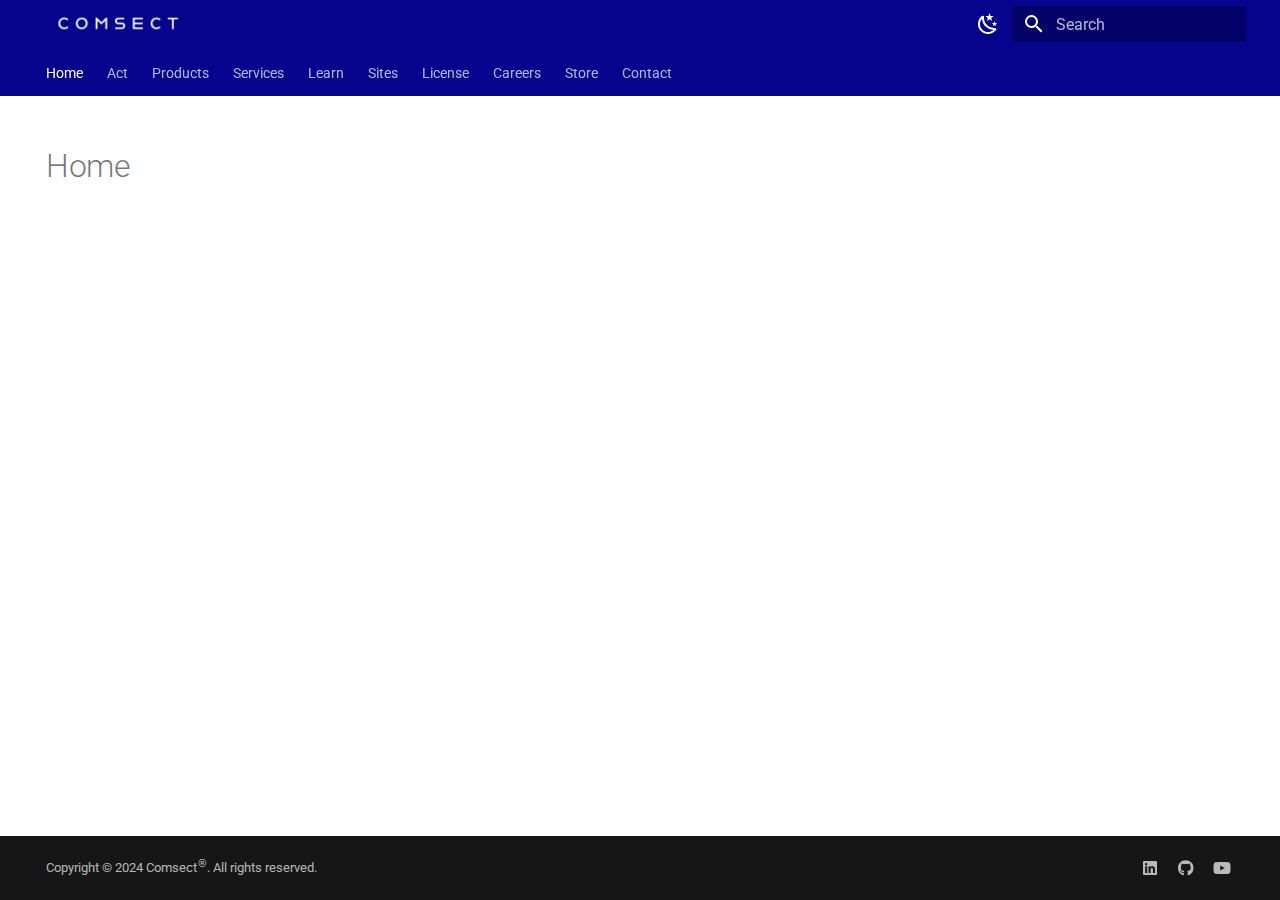
<file: index.html>
<!doctype html><html lang=en class=no-js> <head><meta charset=utf-8><meta name=viewport content="width=device-width,initial-scale=1"><meta name=description content="An end-to-end company secretory management platform."><meta name=author content=Comsect®><link href=https://www.comsect.in/ rel=canonical><link href=act/ rel=next><link rel=icon href=assets/comsect-favicon.png><meta name=generator content="mkdocs-1.6.0, mkdocs-material-9.5.27"><title>Comsect</title><link rel=stylesheet href=assets/stylesheets/main.6543a935.min.css><link rel=stylesheet href=assets/stylesheets/palette.06af60db.min.css><link rel=preconnect href=https://fonts.gstatic.com crossorigin><link rel=stylesheet href="https://fonts.googleapis.com/css?family=Roboto:300,300i,400,400i,700,700i%7CRoboto+Mono:400,400i,700,700i&display=fallback"><style>:root{--md-text-font:"Roboto";--md-code-font:"Roboto Mono"}</style><link rel=stylesheet href=stylesheets/extra.css><script>__md_scope=new URL(".",location),__md_hash=e=>[...e].reduce((e,_)=>(e<<5)-e+_.charCodeAt(0),0),__md_get=(e,_=localStorage,t=__md_scope)=>JSON.parse(_.getItem(t.pathname+"."+e)),__md_set=(e,_,t=localStorage,a=__md_scope)=>{try{t.setItem(a.pathname+"."+e,JSON.stringify(_))}catch(e){}}</script><meta property=og:type content=website><meta property=og:title content=Home><meta property=og:description content="An end-to-end company secretory management platform."><meta property=og:image content=https://www.comsect.in/assets/images/social/index.png><meta property=og:image:type content=image/png><meta property=og:image:width content=1200><meta property=og:image:height content=630><meta content=https://www.comsect.in/ property=og:url><meta name=twitter:card content=summary_large_image><meta name=twitter:title content=Home><meta name=twitter:description content="An end-to-end company secretory management platform."><meta name=twitter:image content=https://www.comsect.in/assets/images/social/index.png></head> <body dir=ltr data-md-color-scheme=default data-md-color-primary=light-blue data-md-color-accent=light-blue> <input class=md-toggle data-md-toggle=drawer type=checkbox id=__drawer autocomplete=off> <input class=md-toggle data-md-toggle=search type=checkbox id=__search autocomplete=off> <label class=md-overlay for=__drawer></label> <div data-md-component=skip> </div> <div data-md-component=announce> </div> <header class=md-header data-md-component=header> <nav class="md-header__inner md-grid" aria-label=Header> <a href=. title=Comsect class="md-header__button md-logo" aria-label=Comsect data-md-component=logo> <img src=assets/comsect-logo.png alt=logo> </a> <label class="md-header__button md-icon" for=__drawer> <svg xmlns=http://www.w3.org/2000/svg viewbox="0 0 24 24"><path d="M3 6h18v2H3V6m0 5h18v2H3v-2m0 5h18v2H3v-2Z"/></svg> </label> <div class=md-header__title data-md-component=header-title> <div class=md-header__ellipsis> <div class=md-header__topic> <span class=md-ellipsis> Comsect </span> </div> <div class=md-header__topic data-md-component=header-topic> <span class=md-ellipsis> Home </span> </div> </div> </div> <form class=md-header__option data-md-component=palette> <input class=md-option data-md-color-media="(prefers-color-scheme: light)" data-md-color-scheme=default data-md-color-primary=light-blue data-md-color-accent=light-blue aria-label="Switch to dark mode" type=radio name=__palette id=__palette_0> <label class="md-header__button md-icon" title="Switch to dark mode" for=__palette_1 hidden> <svg xmlns=http://www.w3.org/2000/svg viewbox="0 0 24 24"><path d="m17.75 4.09-2.53 1.94.91 3.06-2.63-1.81-2.63 1.81.91-3.06-2.53-1.94L12.44 4l1.06-3 1.06 3 3.19.09m3.5 6.91-1.64 1.25.59 1.98-1.7-1.17-1.7 1.17.59-1.98L15.75 11l2.06-.05L18.5 9l.69 1.95 2.06.05m-2.28 4.95c.83-.08 1.72 1.1 1.19 1.85-.32.45-.66.87-1.08 1.27C15.17 23 8.84 23 4.94 19.07c-3.91-3.9-3.91-10.24 0-14.14.4-.4.82-.76 1.27-1.08.75-.53 1.93.36 1.85 1.19-.27 2.86.69 5.83 2.89 8.02a9.96 9.96 0 0 0 8.02 2.89m-1.64 2.02a12.08 12.08 0 0 1-7.8-3.47c-2.17-2.19-3.33-5-3.49-7.82-2.81 3.14-2.7 7.96.31 10.98 3.02 3.01 7.84 3.12 10.98.31Z"/></svg> </label> <input class=md-option data-md-color-media="(prefers-color-scheme: dark)" data-md-color-scheme=slate data-md-color-primary=light-blue data-md-color-accent=light-blue aria-label="Switch to light mode" type=radio name=__palette id=__palette_1> <label class="md-header__button md-icon" title="Switch to light mode" for=__palette_0 hidden> <svg xmlns=http://www.w3.org/2000/svg viewbox="0 0 24 24"><path d="M12 7a5 5 0 0 1 5 5 5 5 0 0 1-5 5 5 5 0 0 1-5-5 5 5 0 0 1 5-5m0 2a3 3 0 0 0-3 3 3 3 0 0 0 3 3 3 3 0 0 0 3-3 3 3 0 0 0-3-3m0-7 2.39 3.42C13.65 5.15 12.84 5 12 5c-.84 0-1.65.15-2.39.42L12 2M3.34 7l4.16-.35A7.2 7.2 0 0 0 5.94 8.5c-.44.74-.69 1.5-.83 2.29L3.34 7m.02 10 1.76-3.77a7.131 7.131 0 0 0 2.38 4.14L3.36 17M20.65 7l-1.77 3.79a7.023 7.023 0 0 0-2.38-4.15l4.15.36m-.01 10-4.14.36c.59-.51 1.12-1.14 1.54-1.86.42-.73.69-1.5.83-2.29L20.64 17M12 22l-2.41-3.44c.74.27 1.55.44 2.41.44.82 0 1.63-.17 2.37-.44L12 22Z"/></svg> </label> </form> <script>var media,input,key,value,palette=__md_get("__palette");if(palette&&palette.color){"(prefers-color-scheme)"===palette.color.media&&(media=matchMedia("(prefers-color-scheme: light)"),input=document.querySelector(media.matches?"[data-md-color-media='(prefers-color-scheme: light)']":"[data-md-color-media='(prefers-color-scheme: dark)']"),palette.color.media=input.getAttribute("data-md-color-media"),palette.color.scheme=input.getAttribute("data-md-color-scheme"),palette.color.primary=input.getAttribute("data-md-color-primary"),palette.color.accent=input.getAttribute("data-md-color-accent"));for([key,value]of Object.entries(palette.color))document.body.setAttribute("data-md-color-"+key,value)}</script> <label class="md-header__button md-icon" for=__search> <svg xmlns=http://www.w3.org/2000/svg viewbox="0 0 24 24"><path d="M9.5 3A6.5 6.5 0 0 1 16 9.5c0 1.61-.59 3.09-1.56 4.23l.27.27h.79l5 5-1.5 1.5-5-5v-.79l-.27-.27A6.516 6.516 0 0 1 9.5 16 6.5 6.5 0 0 1 3 9.5 6.5 6.5 0 0 1 9.5 3m0 2C7 5 5 7 5 9.5S7 14 9.5 14 14 12 14 9.5 12 5 9.5 5Z"/></svg> </label> <div class=md-search data-md-component=search role=dialog> <label class=md-search__overlay for=__search></label> <div class=md-search__inner role=search> <form class=md-search__form name=search> <input type=text class=md-search__input name=query aria-label=Search placeholder=Search autocapitalize=off autocorrect=off autocomplete=off spellcheck=false data-md-component=search-query required> <label class="md-search__icon md-icon" for=__search> <svg xmlns=http://www.w3.org/2000/svg viewbox="0 0 24 24"><path d="M9.5 3A6.5 6.5 0 0 1 16 9.5c0 1.61-.59 3.09-1.56 4.23l.27.27h.79l5 5-1.5 1.5-5-5v-.79l-.27-.27A6.516 6.516 0 0 1 9.5 16 6.5 6.5 0 0 1 3 9.5 6.5 6.5 0 0 1 9.5 3m0 2C7 5 5 7 5 9.5S7 14 9.5 14 14 12 14 9.5 12 5 9.5 5Z"/></svg> <svg xmlns=http://www.w3.org/2000/svg viewbox="0 0 24 24"><path d="M20 11v2H8l5.5 5.5-1.42 1.42L4.16 12l7.92-7.92L13.5 5.5 8 11h12Z"/></svg> </label> <nav class=md-search__options aria-label=Search> <button type=reset class="md-search__icon md-icon" title=Clear aria-label=Clear tabindex=-1> <svg xmlns=http://www.w3.org/2000/svg viewbox="0 0 24 24"><path d="M19 6.41 17.59 5 12 10.59 6.41 5 5 6.41 10.59 12 5 17.59 6.41 19 12 13.41 17.59 19 19 17.59 13.41 12 19 6.41Z"/></svg> </button> </nav> </form> <div class=md-search__output> <div class=md-search__scrollwrap tabindex=0 data-md-scrollfix> <div class=md-search-result data-md-component=search-result> <div class=md-search-result__meta> Initializing search </div> <ol class=md-search-result__list role=presentation></ol> </div> </div> </div> </div> </div> </nav> </header> <div class=md-container data-md-component=container> <nav class=md-tabs aria-label=Tabs data-md-component=tabs> <div class=md-grid> <ul class=md-tabs__list> <li class="md-tabs__item md-tabs__item--active"> <a href=. class=md-tabs__link> Home </a> </li> <li class=md-tabs__item> <a href=act/ class=md-tabs__link> Act </a> </li> <li class=md-tabs__item> <a href=products/ class=md-tabs__link> Products </a> </li> <li class=md-tabs__item> <a href=services/ class=md-tabs__link> Services </a> </li> <li class=md-tabs__item> <a href=learn/ class=md-tabs__link> Learn </a> </li> <li class=md-tabs__item> <a href=sites/ class=md-tabs__link> Sites </a> </li> <li class=md-tabs__item> <a href=license/ class=md-tabs__link> License </a> </li> <li class=md-tabs__item> <a href=careers/ class=md-tabs__link> Careers </a> </li> <li class=md-tabs__item> <a href=store/ class=md-tabs__link> Store </a> </li> <li class=md-tabs__item> <a href=contact/ class=md-tabs__link> Contact </a> </li> </ul> </div> </nav> <main class=md-main data-md-component=main> <div class="md-main__inner md-grid"> <div class="md-sidebar md-sidebar--primary" data-md-component=sidebar data-md-type=navigation hidden> <div class=md-sidebar__scrollwrap> <div class=md-sidebar__inner> <nav class="md-nav md-nav--primary md-nav--lifted" aria-label=Navigation data-md-level=0> <label class=md-nav__title for=__drawer> <a href=. title=Comsect class="md-nav__button md-logo" aria-label=Comsect data-md-component=logo> <img src=assets/comsect-logo.png alt=logo> </a> Comsect </label> <ul class=md-nav__list data-md-scrollfix> <li class="md-nav__item md-nav__item--active"> <input class="md-nav__toggle md-toggle" type=checkbox id=__toc> <a href=. class="md-nav__link md-nav__link--active"> <span class=md-ellipsis> Home </span> </a> </li> <li class=md-nav__item> <a href=act/ class=md-nav__link> <span class=md-ellipsis> Act </span> </a> </li> <li class=md-nav__item> <a href=products/ class=md-nav__link> <span class=md-ellipsis> Products </span> </a> </li> <li class=md-nav__item> <a href=services/ class=md-nav__link> <span class=md-ellipsis> Services </span> </a> </li> <li class=md-nav__item> <a href=learn/ class=md-nav__link> <span class=md-ellipsis> Learn </span> </a> </li> <li class=md-nav__item> <a href=sites/ class=md-nav__link> <span class=md-ellipsis> Sites </span> </a> </li> <li class=md-nav__item> <a href=license/ class=md-nav__link> <span class=md-ellipsis> License </span> </a> </li> <li class=md-nav__item> <a href=careers/ class=md-nav__link> <span class=md-ellipsis> Careers </span> </a> </li> <li class=md-nav__item> <a href=store/ class=md-nav__link> <span class=md-ellipsis> Store </span> </a> </li> <li class=md-nav__item> <a href=contact/ class=md-nav__link> <span class=md-ellipsis> Contact </span> </a> </li> </ul> </nav> </div> </div> </div> <div class="md-sidebar md-sidebar--secondary" data-md-component=sidebar data-md-type=toc hidden> <div class=md-sidebar__scrollwrap> <div class=md-sidebar__inner> <nav class="md-nav md-nav--secondary" aria-label="Table of contents"> </nav> </div> </div> </div> <div class=md-content data-md-component=content> <article class="md-content__inner md-typeset"> <h1>Home</h1> </article> </div> <script>var target=document.getElementById(location.hash.slice(1));target&&target.name&&(target.checked=target.name.startsWith("__tabbed_"))</script> </div> </main> <footer class=md-footer> <div class="md-footer-meta md-typeset"> <div class="md-footer-meta__inner md-grid"> <div class=md-copyright> <div class=md-copyright__highlight> Copyright &copy 2024 <a href=https://www.github.com/comsect>Comsect<sup>&reg;</sup></a>. All rights reserved. </div> </div> <div class=md-social> <a href=https://linkedin.com/company/comsect target=_blank rel=noopener title="Comsect&reg; on LinkedIn" class=md-social__link> <svg xmlns=http://www.w3.org/2000/svg viewbox="0 0 448 512"><!-- Font Awesome Free 6.5.2 by @fontawesome - https://fontawesome.com License - https://fontawesome.com/license/free (Icons: CC BY 4.0, Fonts: SIL OFL 1.1, Code: MIT License) Copyright 2024 Fonticons, Inc.--><path d="M416 32H31.9C14.3 32 0 46.5 0 64.3v383.4C0 465.5 14.3 480 31.9 480H416c17.6 0 32-14.5 32-32.3V64.3c0-17.8-14.4-32.3-32-32.3zM135.4 416H69V202.2h66.5V416zm-33.2-243c-21.3 0-38.5-17.3-38.5-38.5S80.9 96 102.2 96c21.2 0 38.5 17.3 38.5 38.5 0 21.3-17.2 38.5-38.5 38.5zm282.1 243h-66.4V312c0-24.8-.5-56.7-34.5-56.7-34.6 0-39.9 27-39.9 54.9V416h-66.4V202.2h63.7v29.2h.9c8.9-16.8 30.6-34.5 62.9-34.5 67.2 0 79.7 44.3 79.7 101.9V416z"/></svg> </a> <a href=https://github.com/comsect target=_blank rel=noopener title="Comsect&reg; on GitHub" class=md-social__link> <svg xmlns=http://www.w3.org/2000/svg viewbox="0 0 496 512"><!-- Font Awesome Free 6.5.2 by @fontawesome - https://fontawesome.com License - https://fontawesome.com/license/free (Icons: CC BY 4.0, Fonts: SIL OFL 1.1, Code: MIT License) Copyright 2024 Fonticons, Inc.--><path d="M165.9 397.4c0 2-2.3 3.6-5.2 3.6-3.3.3-5.6-1.3-5.6-3.6 0-2 2.3-3.6 5.2-3.6 3-.3 5.6 1.3 5.6 3.6zm-31.1-4.5c-.7 2 1.3 4.3 4.3 4.9 2.6 1 5.6 0 6.2-2s-1.3-4.3-4.3-5.2c-2.6-.7-5.5.3-6.2 2.3zm44.2-1.7c-2.9.7-4.9 2.6-4.6 4.9.3 2 2.9 3.3 5.9 2.6 2.9-.7 4.9-2.6 4.6-4.6-.3-1.9-3-3.2-5.9-2.9zM244.8 8C106.1 8 0 113.3 0 252c0 110.9 69.8 205.8 169.5 239.2 12.8 2.3 17.3-5.6 17.3-12.1 0-6.2-.3-40.4-.3-61.4 0 0-70 15-84.7-29.8 0 0-11.4-29.1-27.8-36.6 0 0-22.9-15.7 1.6-15.4 0 0 24.9 2 38.6 25.8 21.9 38.6 58.6 27.5 72.9 20.9 2.3-16 8.8-27.1 16-33.7-55.9-6.2-112.3-14.3-112.3-110.5 0-27.5 7.6-41.3 23.6-58.9-2.6-6.5-11.1-33.3 2.6-67.9 20.9-6.5 69 27 69 27 20-5.6 41.5-8.5 62.8-8.5s42.8 2.9 62.8 8.5c0 0 48.1-33.6 69-27 13.7 34.7 5.2 61.4 2.6 67.9 16 17.7 25.8 31.5 25.8 58.9 0 96.5-58.9 104.2-114.8 110.5 9.2 7.9 17 22.9 17 46.4 0 33.7-.3 75.4-.3 83.6 0 6.5 4.6 14.4 17.3 12.1C428.2 457.8 496 362.9 496 252 496 113.3 383.5 8 244.8 8zM97.2 352.9c-1.3 1-1 3.3.7 5.2 1.6 1.6 3.9 2.3 5.2 1 1.3-1 1-3.3-.7-5.2-1.6-1.6-3.9-2.3-5.2-1zm-10.8-8.1c-.7 1.3.3 2.9 2.3 3.9 1.6 1 3.6.7 4.3-.7.7-1.3-.3-2.9-2.3-3.9-2-.6-3.6-.3-4.3.7zm32.4 35.6c-1.6 1.3-1 4.3 1.3 6.2 2.3 2.3 5.2 2.6 6.5 1 1.3-1.3.7-4.3-1.3-6.2-2.2-2.3-5.2-2.6-6.5-1zm-11.4-14.7c-1.6 1-1.6 3.6 0 5.9 1.6 2.3 4.3 3.3 5.6 2.3 1.6-1.3 1.6-3.9 0-6.2-1.4-2.3-4-3.3-5.6-2z"/></svg> </a> <a href=https://youtube.com/@comsect target=_blank rel=noopener title="Comsect&reg; on YouTube" class=md-social__link> <svg xmlns=http://www.w3.org/2000/svg viewbox="0 0 576 512"><!-- Font Awesome Free 6.5.2 by @fontawesome - https://fontawesome.com License - https://fontawesome.com/license/free (Icons: CC BY 4.0, Fonts: SIL OFL 1.1, Code: MIT License) Copyright 2024 Fonticons, Inc.--><path d="M549.655 124.083c-6.281-23.65-24.787-42.276-48.284-48.597C458.781 64 288 64 288 64S117.22 64 74.629 75.486c-23.497 6.322-42.003 24.947-48.284 48.597-11.412 42.867-11.412 132.305-11.412 132.305s0 89.438 11.412 132.305c6.281 23.65 24.787 41.5 48.284 47.821C117.22 448 288 448 288 448s170.78 0 213.371-11.486c23.497-6.321 42.003-24.171 48.284-47.821 11.412-42.867 11.412-132.305 11.412-132.305s0-89.438-11.412-132.305zm-317.51 213.508V175.185l142.739 81.205-142.739 81.201z"/></svg> </a> </div> </div> </div> </footer> </div> <div class=md-dialog data-md-component=dialog> <div class="md-dialog__inner md-typeset"></div> </div> <script id=__config type=application/json>{"base": ".", "features": ["navigation.tabs", "content.tooltips"], "search": "assets/javascripts/workers/search.b8dbb3d2.min.js", "translations": {"clipboard.copied": "Copied to clipboard", "clipboard.copy": "Copy to clipboard", "search.result.more.one": "1 more on this page", "search.result.more.other": "# more on this page", "search.result.none": "No matching documents", "search.result.one": "1 matching document", "search.result.other": "# matching documents", "search.result.placeholder": "Type to start searching", "search.result.term.missing": "Missing", "select.version": "Select version"}}</script> <script src=assets/javascripts/bundle.ad660dcc.min.js></script> </body> </html>
</file>
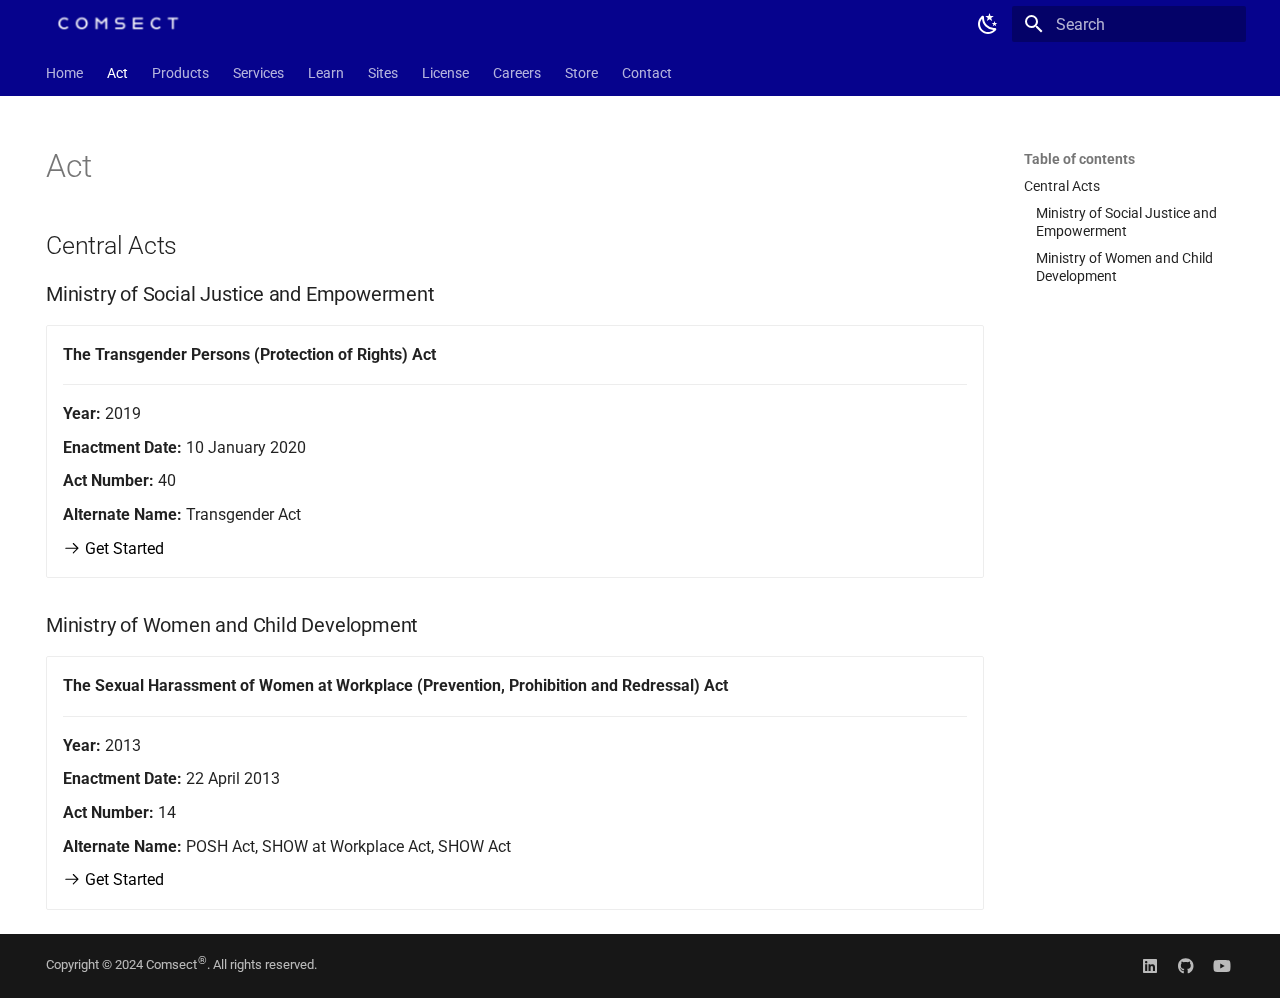
<file: act/index.html>
<!doctype html><html lang=en class=no-js> <head><meta charset=utf-8><meta name=viewport content="width=device-width,initial-scale=1"><meta name=description content="An end-to-end company secretory management platform."><meta name=author content=Comsect®><link href=https://www.comsect.in/act/ rel=canonical><link rel=prev href=..><link href=../products/ rel=next><link rel=icon href=../assets/comsect-favicon.png><meta name=generator content="mkdocs-1.6.0, mkdocs-material-9.5.27"><title>Act - Comsect</title><link rel=stylesheet href=../assets/stylesheets/main.6543a935.min.css><link rel=stylesheet href=../assets/stylesheets/palette.06af60db.min.css><link rel=preconnect href=https://fonts.gstatic.com crossorigin><link rel=stylesheet href="https://fonts.googleapis.com/css?family=Roboto:300,300i,400,400i,700,700i%7CRoboto+Mono:400,400i,700,700i&display=fallback"><style>:root{--md-text-font:"Roboto";--md-code-font:"Roboto Mono"}</style><link rel=stylesheet href=../stylesheets/extra.css><script>__md_scope=new URL("..",location),__md_hash=e=>[...e].reduce((e,_)=>(e<<5)-e+_.charCodeAt(0),0),__md_get=(e,_=localStorage,t=__md_scope)=>JSON.parse(_.getItem(t.pathname+"."+e)),__md_set=(e,_,t=localStorage,a=__md_scope)=>{try{t.setItem(a.pathname+"."+e,JSON.stringify(_))}catch(e){}}</script><meta property=og:type content=website><meta property=og:title content="Act - Comsect"><meta property=og:description content="An end-to-end company secretory management platform."><meta property=og:image content=https://www.comsect.in/assets/images/social/act.png><meta property=og:image:type content=image/png><meta property=og:image:width content=1200><meta property=og:image:height content=630><meta content=https://www.comsect.in/act/ property=og:url><meta name=twitter:card content=summary_large_image><meta name=twitter:title content="Act - Comsect"><meta name=twitter:description content="An end-to-end company secretory management platform."><meta name=twitter:image content=https://www.comsect.in/assets/images/social/act.png></head> <body dir=ltr data-md-color-scheme=default data-md-color-primary=light-blue data-md-color-accent=light-blue> <input class=md-toggle data-md-toggle=drawer type=checkbox id=__drawer autocomplete=off> <input class=md-toggle data-md-toggle=search type=checkbox id=__search autocomplete=off> <label class=md-overlay for=__drawer></label> <div data-md-component=skip> <a href=#central-acts class=md-skip> Skip to content </a> </div> <div data-md-component=announce> </div> <header class=md-header data-md-component=header> <nav class="md-header__inner md-grid" aria-label=Header> <a href=.. title=Comsect class="md-header__button md-logo" aria-label=Comsect data-md-component=logo> <img src=../assets/comsect-logo.png alt=logo> </a> <label class="md-header__button md-icon" for=__drawer> <svg xmlns=http://www.w3.org/2000/svg viewbox="0 0 24 24"><path d="M3 6h18v2H3V6m0 5h18v2H3v-2m0 5h18v2H3v-2Z"/></svg> </label> <div class=md-header__title data-md-component=header-title> <div class=md-header__ellipsis> <div class=md-header__topic> <span class=md-ellipsis> Comsect </span> </div> <div class=md-header__topic data-md-component=header-topic> <span class=md-ellipsis> Act </span> </div> </div> </div> <form class=md-header__option data-md-component=palette> <input class=md-option data-md-color-media="(prefers-color-scheme: light)" data-md-color-scheme=default data-md-color-primary=light-blue data-md-color-accent=light-blue aria-label="Switch to dark mode" type=radio name=__palette id=__palette_0> <label class="md-header__button md-icon" title="Switch to dark mode" for=__palette_1 hidden> <svg xmlns=http://www.w3.org/2000/svg viewbox="0 0 24 24"><path d="m17.75 4.09-2.53 1.94.91 3.06-2.63-1.81-2.63 1.81.91-3.06-2.53-1.94L12.44 4l1.06-3 1.06 3 3.19.09m3.5 6.91-1.64 1.25.59 1.98-1.7-1.17-1.7 1.17.59-1.98L15.75 11l2.06-.05L18.5 9l.69 1.95 2.06.05m-2.28 4.95c.83-.08 1.72 1.1 1.19 1.85-.32.45-.66.87-1.08 1.27C15.17 23 8.84 23 4.94 19.07c-3.91-3.9-3.91-10.24 0-14.14.4-.4.82-.76 1.27-1.08.75-.53 1.93.36 1.85 1.19-.27 2.86.69 5.83 2.89 8.02a9.96 9.96 0 0 0 8.02 2.89m-1.64 2.02a12.08 12.08 0 0 1-7.8-3.47c-2.17-2.19-3.33-5-3.49-7.82-2.81 3.14-2.7 7.96.31 10.98 3.02 3.01 7.84 3.12 10.98.31Z"/></svg> </label> <input class=md-option data-md-color-media="(prefers-color-scheme: dark)" data-md-color-scheme=slate data-md-color-primary=light-blue data-md-color-accent=light-blue aria-label="Switch to light mode" type=radio name=__palette id=__palette_1> <label class="md-header__button md-icon" title="Switch to light mode" for=__palette_0 hidden> <svg xmlns=http://www.w3.org/2000/svg viewbox="0 0 24 24"><path d="M12 7a5 5 0 0 1 5 5 5 5 0 0 1-5 5 5 5 0 0 1-5-5 5 5 0 0 1 5-5m0 2a3 3 0 0 0-3 3 3 3 0 0 0 3 3 3 3 0 0 0 3-3 3 3 0 0 0-3-3m0-7 2.39 3.42C13.65 5.15 12.84 5 12 5c-.84 0-1.65.15-2.39.42L12 2M3.34 7l4.16-.35A7.2 7.2 0 0 0 5.94 8.5c-.44.74-.69 1.5-.83 2.29L3.34 7m.02 10 1.76-3.77a7.131 7.131 0 0 0 2.38 4.14L3.36 17M20.65 7l-1.77 3.79a7.023 7.023 0 0 0-2.38-4.15l4.15.36m-.01 10-4.14.36c.59-.51 1.12-1.14 1.54-1.86.42-.73.69-1.5.83-2.29L20.64 17M12 22l-2.41-3.44c.74.27 1.55.44 2.41.44.82 0 1.63-.17 2.37-.44L12 22Z"/></svg> </label> </form> <script>var media,input,key,value,palette=__md_get("__palette");if(palette&&palette.color){"(prefers-color-scheme)"===palette.color.media&&(media=matchMedia("(prefers-color-scheme: light)"),input=document.querySelector(media.matches?"[data-md-color-media='(prefers-color-scheme: light)']":"[data-md-color-media='(prefers-color-scheme: dark)']"),palette.color.media=input.getAttribute("data-md-color-media"),palette.color.scheme=input.getAttribute("data-md-color-scheme"),palette.color.primary=input.getAttribute("data-md-color-primary"),palette.color.accent=input.getAttribute("data-md-color-accent"));for([key,value]of Object.entries(palette.color))document.body.setAttribute("data-md-color-"+key,value)}</script> <label class="md-header__button md-icon" for=__search> <svg xmlns=http://www.w3.org/2000/svg viewbox="0 0 24 24"><path d="M9.5 3A6.5 6.5 0 0 1 16 9.5c0 1.61-.59 3.09-1.56 4.23l.27.27h.79l5 5-1.5 1.5-5-5v-.79l-.27-.27A6.516 6.516 0 0 1 9.5 16 6.5 6.5 0 0 1 3 9.5 6.5 6.5 0 0 1 9.5 3m0 2C7 5 5 7 5 9.5S7 14 9.5 14 14 12 14 9.5 12 5 9.5 5Z"/></svg> </label> <div class=md-search data-md-component=search role=dialog> <label class=md-search__overlay for=__search></label> <div class=md-search__inner role=search> <form class=md-search__form name=search> <input type=text class=md-search__input name=query aria-label=Search placeholder=Search autocapitalize=off autocorrect=off autocomplete=off spellcheck=false data-md-component=search-query required> <label class="md-search__icon md-icon" for=__search> <svg xmlns=http://www.w3.org/2000/svg viewbox="0 0 24 24"><path d="M9.5 3A6.5 6.5 0 0 1 16 9.5c0 1.61-.59 3.09-1.56 4.23l.27.27h.79l5 5-1.5 1.5-5-5v-.79l-.27-.27A6.516 6.516 0 0 1 9.5 16 6.5 6.5 0 0 1 3 9.5 6.5 6.5 0 0 1 9.5 3m0 2C7 5 5 7 5 9.5S7 14 9.5 14 14 12 14 9.5 12 5 9.5 5Z"/></svg> <svg xmlns=http://www.w3.org/2000/svg viewbox="0 0 24 24"><path d="M20 11v2H8l5.5 5.5-1.42 1.42L4.16 12l7.92-7.92L13.5 5.5 8 11h12Z"/></svg> </label> <nav class=md-search__options aria-label=Search> <button type=reset class="md-search__icon md-icon" title=Clear aria-label=Clear tabindex=-1> <svg xmlns=http://www.w3.org/2000/svg viewbox="0 0 24 24"><path d="M19 6.41 17.59 5 12 10.59 6.41 5 5 6.41 10.59 12 5 17.59 6.41 19 12 13.41 17.59 19 19 17.59 13.41 12 19 6.41Z"/></svg> </button> </nav> </form> <div class=md-search__output> <div class=md-search__scrollwrap tabindex=0 data-md-scrollfix> <div class=md-search-result data-md-component=search-result> <div class=md-search-result__meta> Initializing search </div> <ol class=md-search-result__list role=presentation></ol> </div> </div> </div> </div> </div> </nav> </header> <div class=md-container data-md-component=container> <nav class=md-tabs aria-label=Tabs data-md-component=tabs> <div class=md-grid> <ul class=md-tabs__list> <li class=md-tabs__item> <a href=.. class=md-tabs__link> Home </a> </li> <li class="md-tabs__item md-tabs__item--active"> <a href=./ class=md-tabs__link> Act </a> </li> <li class=md-tabs__item> <a href=../products/ class=md-tabs__link> Products </a> </li> <li class=md-tabs__item> <a href=../services/ class=md-tabs__link> Services </a> </li> <li class=md-tabs__item> <a href=../learn/ class=md-tabs__link> Learn </a> </li> <li class=md-tabs__item> <a href=../sites/ class=md-tabs__link> Sites </a> </li> <li class=md-tabs__item> <a href=../license/ class=md-tabs__link> License </a> </li> <li class=md-tabs__item> <a href=../careers/ class=md-tabs__link> Careers </a> </li> <li class=md-tabs__item> <a href=../store/ class=md-tabs__link> Store </a> </li> <li class=md-tabs__item> <a href=../contact/ class=md-tabs__link> Contact </a> </li> </ul> </div> </nav> <main class=md-main data-md-component=main> <div class="md-main__inner md-grid"> <div class="md-sidebar md-sidebar--primary" data-md-component=sidebar data-md-type=navigation hidden> <div class=md-sidebar__scrollwrap> <div class=md-sidebar__inner> <nav class="md-nav md-nav--primary md-nav--lifted" aria-label=Navigation data-md-level=0> <label class=md-nav__title for=__drawer> <a href=.. title=Comsect class="md-nav__button md-logo" aria-label=Comsect data-md-component=logo> <img src=../assets/comsect-logo.png alt=logo> </a> Comsect </label> <ul class=md-nav__list data-md-scrollfix> <li class=md-nav__item> <a href=.. class=md-nav__link> <span class=md-ellipsis> Home </span> </a> </li> <li class="md-nav__item md-nav__item--active"> <input class="md-nav__toggle md-toggle" type=checkbox id=__toc> <label class="md-nav__link md-nav__link--active" for=__toc> <span class=md-ellipsis> Act </span> <span class="md-nav__icon md-icon"></span> </label> <a href=./ class="md-nav__link md-nav__link--active"> <span class=md-ellipsis> Act </span> </a> <nav class="md-nav md-nav--secondary" aria-label="Table of contents"> <label class=md-nav__title for=__toc> <span class="md-nav__icon md-icon"></span> Table of contents </label> <ul class=md-nav__list data-md-component=toc data-md-scrollfix> <li class=md-nav__item> <a href=#central-acts class=md-nav__link> <span class=md-ellipsis> Central Acts </span> </a> <nav class=md-nav aria-label="Central Acts"> <ul class=md-nav__list> <li class=md-nav__item> <a href=#ministry-of-social-justice-and-empowerment class=md-nav__link> <span class=md-ellipsis> Ministry of Social Justice and Empowerment </span> </a> </li> <li class=md-nav__item> <a href=#ministry-of-women-and-child-development class=md-nav__link> <span class=md-ellipsis> Ministry of Women and Child Development </span> </a> </li> </ul> </nav> </li> </ul> </nav> </li> <li class=md-nav__item> <a href=../products/ class=md-nav__link> <span class=md-ellipsis> Products </span> </a> </li> <li class=md-nav__item> <a href=../services/ class=md-nav__link> <span class=md-ellipsis> Services </span> </a> </li> <li class=md-nav__item> <a href=../learn/ class=md-nav__link> <span class=md-ellipsis> Learn </span> </a> </li> <li class=md-nav__item> <a href=../sites/ class=md-nav__link> <span class=md-ellipsis> Sites </span> </a> </li> <li class=md-nav__item> <a href=../license/ class=md-nav__link> <span class=md-ellipsis> License </span> </a> </li> <li class=md-nav__item> <a href=../careers/ class=md-nav__link> <span class=md-ellipsis> Careers </span> </a> </li> <li class=md-nav__item> <a href=../store/ class=md-nav__link> <span class=md-ellipsis> Store </span> </a> </li> <li class=md-nav__item> <a href=../contact/ class=md-nav__link> <span class=md-ellipsis> Contact </span> </a> </li> </ul> </nav> </div> </div> </div> <div class="md-sidebar md-sidebar--secondary" data-md-component=sidebar data-md-type=toc> <div class=md-sidebar__scrollwrap> <div class=md-sidebar__inner> <nav class="md-nav md-nav--secondary" aria-label="Table of contents"> <label class=md-nav__title for=__toc> <span class="md-nav__icon md-icon"></span> Table of contents </label> <ul class=md-nav__list data-md-component=toc data-md-scrollfix> <li class=md-nav__item> <a href=#central-acts class=md-nav__link> <span class=md-ellipsis> Central Acts </span> </a> <nav class=md-nav aria-label="Central Acts"> <ul class=md-nav__list> <li class=md-nav__item> <a href=#ministry-of-social-justice-and-empowerment class=md-nav__link> <span class=md-ellipsis> Ministry of Social Justice and Empowerment </span> </a> </li> <li class=md-nav__item> <a href=#ministry-of-women-and-child-development class=md-nav__link> <span class=md-ellipsis> Ministry of Women and Child Development </span> </a> </li> </ul> </nav> </li> </ul> </nav> </div> </div> </div> <div class=md-content data-md-component=content> <article class="md-content__inner md-typeset"> <h1>Act</h1> <h2 id=central-acts>Central Acts</h2> <!-- ### Ministry of Agriculture and Farmers Welfare

### Ministry of AYUSH

### Ministry of Chemicals and Fertilizers

### Ministry of Civil Aviation

### Ministry of Coal --> <!-- ### Ministry of Commerce and Industry

<div class="grid cards" markdown>

- [__The Trade Marks Act__]()

    ---

    __Year:__ None

    __Enactment Date:__ None

    __Act Number:__ None

    __Alternate Name:__ None

    [:octicons-arrow-right-24: Get Started](/trademarks-act){:target="_blank"}

- __The Patents Act__

    ---

    __Year:__ None

    __Enactment Date:__ None

    __Act Number:__ None

    __Alternate Name:__ None

    [:octicons-arrow-right-24: Get Started](/patent-act){:target="_blank"}


- __The Designs Act__

    ---

    __Year:__ None

    __Enactment Date:__ None

    __Act Number:__ None

    __Alternate Name:__ None

    [:octicons-arrow-right-24: Get Started](/design-act){:target="_blank"}

- __The Copyright Act__

    ---

    __Year:__ None

    __Enactment Date:__ None

    __Act Number:__ None

    __Alternate Name:__ None

    [:octicons-arrow-right-24: Get Started](/copyright-act){:target="_blank"}

</div> --> <!-- <div class="grid cards" markdown>

- __The Semiconductor Integrated Circuits Layout-Design Act__

    ---

    __Year:__ None

    __Enactment Date:__ None

    __Act Number:__ None

    __Alternate Name:__ None

    [:octicons-arrow-right-24: Get Started](/sicld-act){:target="_blank"}

</div> --> <!-- <div class="grid cards" markdown>

- __The Geographical Indications of Goods (Registration and Protection) Act__

    ---

    __Year:__ None

    __Enactment Date:__ None

    __Act Number:__ None

    __Alternate Name:__ None

    [:octicons-arrow-right-24: Get Started](/gi-act){:target="_blank"}

</div> --> <!-- ### Ministry of Communications --> <!-- ### Ministry of Consumer Affairs, Food and Public Distribution

<div class="grid cards" markdown>

- __The Consumer Protection Act__

    ---

    __Year:__ None

    __Enactment Date:__ None

    __Act Number:__ None

    __Alternate Name:__ None

    [:octicons-arrow-right-24: Get Started](/consumer-protection-act){:target="_blank"}

- __The National Food Security Act__

    ---

    __Year:__ None

    __Enactment Date:__ None

    __Act Number:__ None

    __Alternate Name:__ None

    [:octicons-arrow-right-24: Get Started](/national-food-security-act){:target="_blank"}

</div> --> <!-- ### Ministry of Cooperation --> <!-- ### Ministry of Corporate Affairs

<div class="grid cards" markdown>

- __The Companies Act__

    ---

    __Year:__ None

    __Enactment Date:__ None

    __Act Number:__ None

    __Alternate Name:__ Companies Act

    [:octicons-arrow-right-24: Get Started](/companies-act){:target="_blank"}

- __The Company Secretaries Act__

    ---

    __Year:__ None

    __Enactment Date:__ None

    __Act Number:__ None

    __Alternate Name:__ CS Act

    [:octicons-arrow-right-24: Get Started](/cs-act){:target="_blank"}

</div>

<div class="grid cards" markdown>

- __The Competition Act__

    ---

    __Year:__ None

    __Enactment Date:__ None

    __Act Number:__ None

    __Alternate Name:__ None

    [:octicons-arrow-right-24: Get Started](/competition-act){:target="_blank"} --> <!-- - __The Chartered Accountants Act__

    ---

    __Year:__ 2013

    __Enactment Date:__ 22 April 2013

    __Act Number:__ 14

    __Alternate Name:__ CA Act

    [:octicons-arrow-right-24: Get Started](/ca-act){:target="_blank"}

</div>

<div class="grid cards" markdown> --> <!-- - __The Insolvency and Bankruptcy Code__

    ---

    __Year:__ None

    __Enactment Date:__ None

    __Act Number:__ None

    __Alternate Name:__ IBC Act

    [:octicons-arrow-right-24: Get Started](/ibc-act){:target="_blank"}

</div> --> <!-- ### Ministry of Culture
### Ministry of Defence
### Ministry of Development of North Eastern Region
### Ministry of Earth Sciences --> <!-- ### Ministry of Electronics and Information Technology

<div class="grid cards" markdown>

- __The Information Technology Act__

    ---

    __Year:__ None

    __Enactment Date:__ None

    __Act Number:__ None

    __Alternate Name:__ IT Act

    [:octicons-arrow-right-24: Get Started](/it-act){:target="_blank"}

</div>


<div class="grid cards" markdown>

- __The Aadhaar (Targeted Delivery of Financial and Other Subsidies, Benefits and Services) Act__

    ---

    __Year:__ None

    __Enactment Date:__ None

    __Act Number:__ None

    __Alternate Name:__ Aadhaar Act

    [:octicons-arrow-right-24: Get Started](/aadhaar-act){:target="_blank"}

</div> --> <!-- ### Ministry of Environment, Forest and Climate Change
### Ministry of External Affairs --> <!-- ### Ministry of Finance

<div class="grid cards" markdown>

- __The Central Goods and Services Tax Act__

    ---

    __Year:__ None

    __Enactment Date:__ None

    __Act Number:__ None

    __Alternate Name:__ CGST Act

    [:octicons-arrow-right-24: Get Started](/cgst-act){:target="_blank"}

</div>

<div class="grid cards" markdown>

- __The Goods and Services Tax (Compensation to States) Act__

    ---

    __Year:__ None

    __Enactment Date:__ None

    __Act Number:__ None

    __Alternate Name:__ SGST Act

    [:octicons-arrow-right-24: Get Started](/sgst-act){:target="_blank"}

</div>

<div class="grid cards" markdown>

- __The Union Territory Goods and Services Tax Act__

    ---

    __Year:__ None

    __Enactment Date:__ None

    __Act Number:__ None

    __Alternate Name:__ UGST Act

    [:octicons-arrow-right-24: Get Started](/ugst-act){:target="_blank"}

</div>

<div class="grid cards" markdown>

-  __The Integrated Goods and Services Tax Act__

    ---

    __Year:__ None

    __Enactment Date:__ None

    __Act Number:__ None

    __Alternate Name:__ IGST Act

    [:octicons-arrow-right-24: Get Started](/igst-act){:target="_blank"}

</div>

<div class="grid cards" markdown>

-  __The Foreign Exchange Management Act__

    ---

    __Year:__ None

    __Enactment Date:__ None

    __Act Number:__ None

    __Alternate Name:__ FEMA Act

    [:octicons-arrow-right-24: Get Started](/fema-act){:target="_blank"}

</div> --> <!-- ### Ministry of Food Processing Industries
### Ministry of Health and Family Welfare
### Ministry of Heavy Industries and Public Enterprises
### Ministry of Home Affairs
### Ministry of Housing and Urban Affairs
### Ministry of Human Resource Development
### Ministry of Information and Broadcasting
### Ministry of Jal Shaktri --> <!-- ### Ministry of Labour and Employment

<div class="grid cards" markdown>

- __The Code on Wages Act__

    ---

    __Year:__ None

    __Enactment Date:__ None

    __Act Number:__ None

    __Alternate Name:__ COW Act

    [:octicons-arrow-right-24: Get Started](/cow-act){:target="_blank"}

- __The Code on Social Security Act__

    ---

    __Year:__ None

    __Enactment Date:__ None

    __Act Number:__ None

    __Alternate Name:__ COSS Act

    [:octicons-arrow-right-24: Get Started](/coss-act){:target="_blank"}

</div> --> <!-- ### Ministry of Law and Justice

<div class="grid cards" markdown>

- __The Mediation Act__

    ---

    __Year:__ None

    __Enactment Date:__ None

    __Act Number:__ None

    __Alternate Name:__ Mediation Act

    [:octicons-arrow-right-24: Get Started](/mediation-act){:target="_blank"}

- __The Commercial Courts Act__

    ---

    __Year:__ None

    __Enactment Date:__ None

    __Act Number:__ None

    __Alternate Name:__ Commercial Court Act

    [:octicons-arrow-right-24: Get Started](/commercialcourt-act){:target="_blank"}

- __The Indian Contract Act__

    ---

    __Year:__ None

    __Enactment Date:__ None

    __Act Number:__ None

    __Alternate Name:__ Contract Act

    [:octicons-arrow-right-24: Get Started](/contract-act){:target="_blank"}

</div> --> <!-- ### Ministry of Micro, Small and Medium Enterprises

<div class="grid cards" markdown>

- __The Micro, Small and Medium Enterprises Development Act__

    ---

    __Year:__ None

    __Enactment Date:__ None

    __Act Number:__ None

    __Alternate Name:__ MSME Act

    [:octicons-arrow-right-24: Get Started](/msme-act){:target="_blank"}

</div> --> <!-- ### Ministry of Mines
### Ministry of Minority Affairs
### Ministry of Panchayati Raj
### Ministry of Parliamentary Affairs --> <!-- ### Ministry of Personnel, Public Grievances and Pensions

<div class="grid cards" markdown>

- __The Right to Information Act__

    ---

    __Year:__ None

    __Enactment Date:__ None

    __Act Number:__ None

    __Alternate Name:__ RTI Act

    [:octicons-arrow-right-24: Get Started](/rti-act){:target="_blank"}

</div> --> <!-- ### Ministry of Petroleum and Natural Gas
### Ministry of Ports, Shipping and Waterways
### Ministry of Power
### Ministry of Railways
### Ministry of Road Transport and Highways
### Ministry of Rural Development
### Ministry of Science and Technology
### Ministry of Shipping
### Ministry of Skill Development and Entrepreneurship --> <h3 id=ministry-of-social-justice-and-empowerment>Ministry of Social Justice and Empowerment</h3> <div class="grid cards"> <ul> <li> <p><strong>The Transgender Persons (Protection of Rights) Act</strong></p> <hr> <p><strong>Year:</strong> 2019</p> <p><strong>Enactment Date:</strong> 10 January 2020</p> <p><strong>Act Number:</strong> 40</p> <p><strong>Alternate Name:</strong> Transgender Act</p> <p><a href=/transgender-act target=_blank><span class=twemoji><svg xmlns=http://www.w3.org/2000/svg viewbox="0 0 24 24"><path d="M13.22 19.03a.75.75 0 0 1 0-1.06L18.19 13H3.75a.75.75 0 0 1 0-1.5h14.44l-4.97-4.97a.749.749 0 0 1 .326-1.275.749.749 0 0 1 .734.215l6.25 6.25a.75.75 0 0 1 0 1.06l-6.25 6.25a.75.75 0 0 1-1.06 0Z"/></svg></span> Get Started</a></p> </li> </ul> </div> <!-- ### Ministry of Statistics and Programme Implementation
### Ministry of Steel
### Ministry of Textiles
### Ministry of Tribal Affairs --> <h3 id=ministry-of-women-and-child-development>Ministry of Women and Child Development</h3> <div class="grid cards"> <ul> <li> <p><strong>The Sexual Harassment of Women at Workplace (Prevention, Prohibition and Redressal) Act</strong></p> <hr> <p><strong>Year:</strong> 2013</p> <p><strong>Enactment Date:</strong> 22 April 2013</p> <p><strong>Act Number:</strong> 14</p> <p><strong>Alternate Name:</strong> POSH Act, SHOW at Workplace Act, SHOW Act</p> <p><a href=/posh-act target=_blank><span class=twemoji><svg xmlns=http://www.w3.org/2000/svg viewbox="0 0 24 24"><path d="M13.22 19.03a.75.75 0 0 1 0-1.06L18.19 13H3.75a.75.75 0 0 1 0-1.5h14.44l-4.97-4.97a.749.749 0 0 1 .326-1.275.749.749 0 0 1 .734.215l6.25 6.25a.75.75 0 0 1 0 1.06l-6.25 6.25a.75.75 0 0 1-1.06 0Z"/></svg></span> Get Started</a></p> </li> </ul> </div> <!-- <div class="grid cards" markdown>

- [__The Protection of Children from Sexual Offences Act__]

    ---

    __Year:__ None

    __Enactment Date:__ None

    __Act Number:__ None

    __Alternate Name:__ POCSO Act

    [:octicons-arrow-right-24: Get Started](/pocso-act){:target="_blank"}

</div> --> <!-- ### Ministry of Youth Affairs and Sports --> <!-- ## State Acts

### Karnataka

<div class="grid cards" markdown>

- [__The Kannada Language Comprehensive Development Act__](/karnatala-lcd-act)

    ---

    __Year:__ None

    __Enactment Date:__ None

    __Act Number:__ None

    __Alternate Name:__ None

    [:octicons-arrow-right-24: Get Started](/posh-act){:target="_blank"}


- [__The Karnataka Innovation Authority Act__](/karnataka-ia-act)

    ---

    __Year:__ None

    __Enactment Date:__ None

    __Act Number:__ None

    __Alternate Name:__ None

    [:octicons-arrow-right-24: Get Started](/posh-act){:target="_blank"}



- [__The Karnataka Goods and Services Tax Act__](/karnataka-gst-act)

    ---

    __Year:__ None

    __Enactment Date:__ None

    __Act Number:__ None

    __Alternate Name:__ None

    [:octicons-arrow-right-24: Get Started](/posh-act){:target="_blank"}



- [__The Karnataka Rent Act__](/karnataka-rent-act)

    ---

    __Year:__ None

    __Enactment Date:__ None

    __Act Number:__ None

    __Alternate Name:__ None

    [:octicons-arrow-right-24: Get Started](/posh-act){:target="_blank"}

</div> --> </article> </div> <script>var target=document.getElementById(location.hash.slice(1));target&&target.name&&(target.checked=target.name.startsWith("__tabbed_"))</script> </div> </main> <footer class=md-footer> <div class="md-footer-meta md-typeset"> <div class="md-footer-meta__inner md-grid"> <div class=md-copyright> <div class=md-copyright__highlight> Copyright &copy 2024 <a href=https://www.github.com/comsect>Comsect<sup>&reg;</sup></a>. All rights reserved. </div> </div> <div class=md-social> <a href=https://linkedin.com/company/comsect target=_blank rel=noopener title="Comsect&reg; on LinkedIn" class=md-social__link> <svg xmlns=http://www.w3.org/2000/svg viewbox="0 0 448 512"><!-- Font Awesome Free 6.5.2 by @fontawesome - https://fontawesome.com License - https://fontawesome.com/license/free (Icons: CC BY 4.0, Fonts: SIL OFL 1.1, Code: MIT License) Copyright 2024 Fonticons, Inc.--><path d="M416 32H31.9C14.3 32 0 46.5 0 64.3v383.4C0 465.5 14.3 480 31.9 480H416c17.6 0 32-14.5 32-32.3V64.3c0-17.8-14.4-32.3-32-32.3zM135.4 416H69V202.2h66.5V416zm-33.2-243c-21.3 0-38.5-17.3-38.5-38.5S80.9 96 102.2 96c21.2 0 38.5 17.3 38.5 38.5 0 21.3-17.2 38.5-38.5 38.5zm282.1 243h-66.4V312c0-24.8-.5-56.7-34.5-56.7-34.6 0-39.9 27-39.9 54.9V416h-66.4V202.2h63.7v29.2h.9c8.9-16.8 30.6-34.5 62.9-34.5 67.2 0 79.7 44.3 79.7 101.9V416z"/></svg> </a> <a href=https://github.com/comsect target=_blank rel=noopener title="Comsect&reg; on GitHub" class=md-social__link> <svg xmlns=http://www.w3.org/2000/svg viewbox="0 0 496 512"><!-- Font Awesome Free 6.5.2 by @fontawesome - https://fontawesome.com License - https://fontawesome.com/license/free (Icons: CC BY 4.0, Fonts: SIL OFL 1.1, Code: MIT License) Copyright 2024 Fonticons, Inc.--><path d="M165.9 397.4c0 2-2.3 3.6-5.2 3.6-3.3.3-5.6-1.3-5.6-3.6 0-2 2.3-3.6 5.2-3.6 3-.3 5.6 1.3 5.6 3.6zm-31.1-4.5c-.7 2 1.3 4.3 4.3 4.9 2.6 1 5.6 0 6.2-2s-1.3-4.3-4.3-5.2c-2.6-.7-5.5.3-6.2 2.3zm44.2-1.7c-2.9.7-4.9 2.6-4.6 4.9.3 2 2.9 3.3 5.9 2.6 2.9-.7 4.9-2.6 4.6-4.6-.3-1.9-3-3.2-5.9-2.9zM244.8 8C106.1 8 0 113.3 0 252c0 110.9 69.8 205.8 169.5 239.2 12.8 2.3 17.3-5.6 17.3-12.1 0-6.2-.3-40.4-.3-61.4 0 0-70 15-84.7-29.8 0 0-11.4-29.1-27.8-36.6 0 0-22.9-15.7 1.6-15.4 0 0 24.9 2 38.6 25.8 21.9 38.6 58.6 27.5 72.9 20.9 2.3-16 8.8-27.1 16-33.7-55.9-6.2-112.3-14.3-112.3-110.5 0-27.5 7.6-41.3 23.6-58.9-2.6-6.5-11.1-33.3 2.6-67.9 20.9-6.5 69 27 69 27 20-5.6 41.5-8.5 62.8-8.5s42.8 2.9 62.8 8.5c0 0 48.1-33.6 69-27 13.7 34.7 5.2 61.4 2.6 67.9 16 17.7 25.8 31.5 25.8 58.9 0 96.5-58.9 104.2-114.8 110.5 9.2 7.9 17 22.9 17 46.4 0 33.7-.3 75.4-.3 83.6 0 6.5 4.6 14.4 17.3 12.1C428.2 457.8 496 362.9 496 252 496 113.3 383.5 8 244.8 8zM97.2 352.9c-1.3 1-1 3.3.7 5.2 1.6 1.6 3.9 2.3 5.2 1 1.3-1 1-3.3-.7-5.2-1.6-1.6-3.9-2.3-5.2-1zm-10.8-8.1c-.7 1.3.3 2.9 2.3 3.9 1.6 1 3.6.7 4.3-.7.7-1.3-.3-2.9-2.3-3.9-2-.6-3.6-.3-4.3.7zm32.4 35.6c-1.6 1.3-1 4.3 1.3 6.2 2.3 2.3 5.2 2.6 6.5 1 1.3-1.3.7-4.3-1.3-6.2-2.2-2.3-5.2-2.6-6.5-1zm-11.4-14.7c-1.6 1-1.6 3.6 0 5.9 1.6 2.3 4.3 3.3 5.6 2.3 1.6-1.3 1.6-3.9 0-6.2-1.4-2.3-4-3.3-5.6-2z"/></svg> </a> <a href=https://youtube.com/@comsect target=_blank rel=noopener title="Comsect&reg; on YouTube" class=md-social__link> <svg xmlns=http://www.w3.org/2000/svg viewbox="0 0 576 512"><!-- Font Awesome Free 6.5.2 by @fontawesome - https://fontawesome.com License - https://fontawesome.com/license/free (Icons: CC BY 4.0, Fonts: SIL OFL 1.1, Code: MIT License) Copyright 2024 Fonticons, Inc.--><path d="M549.655 124.083c-6.281-23.65-24.787-42.276-48.284-48.597C458.781 64 288 64 288 64S117.22 64 74.629 75.486c-23.497 6.322-42.003 24.947-48.284 48.597-11.412 42.867-11.412 132.305-11.412 132.305s0 89.438 11.412 132.305c6.281 23.65 24.787 41.5 48.284 47.821C117.22 448 288 448 288 448s170.78 0 213.371-11.486c23.497-6.321 42.003-24.171 48.284-47.821 11.412-42.867 11.412-132.305 11.412-132.305s0-89.438-11.412-132.305zm-317.51 213.508V175.185l142.739 81.205-142.739 81.201z"/></svg> </a> </div> </div> </div> </footer> </div> <div class=md-dialog data-md-component=dialog> <div class="md-dialog__inner md-typeset"></div> </div> <script id=__config type=application/json>{"base": "..", "features": ["navigation.tabs", "content.tooltips"], "search": "../assets/javascripts/workers/search.b8dbb3d2.min.js", "translations": {"clipboard.copied": "Copied to clipboard", "clipboard.copy": "Copy to clipboard", "search.result.more.one": "1 more on this page", "search.result.more.other": "# more on this page", "search.result.none": "No matching documents", "search.result.one": "1 matching document", "search.result.other": "# matching documents", "search.result.placeholder": "Type to start searching", "search.result.term.missing": "Missing", "select.version": "Select version"}}</script> <script src=../assets/javascripts/bundle.ad660dcc.min.js></script> </body> </html>
</file>
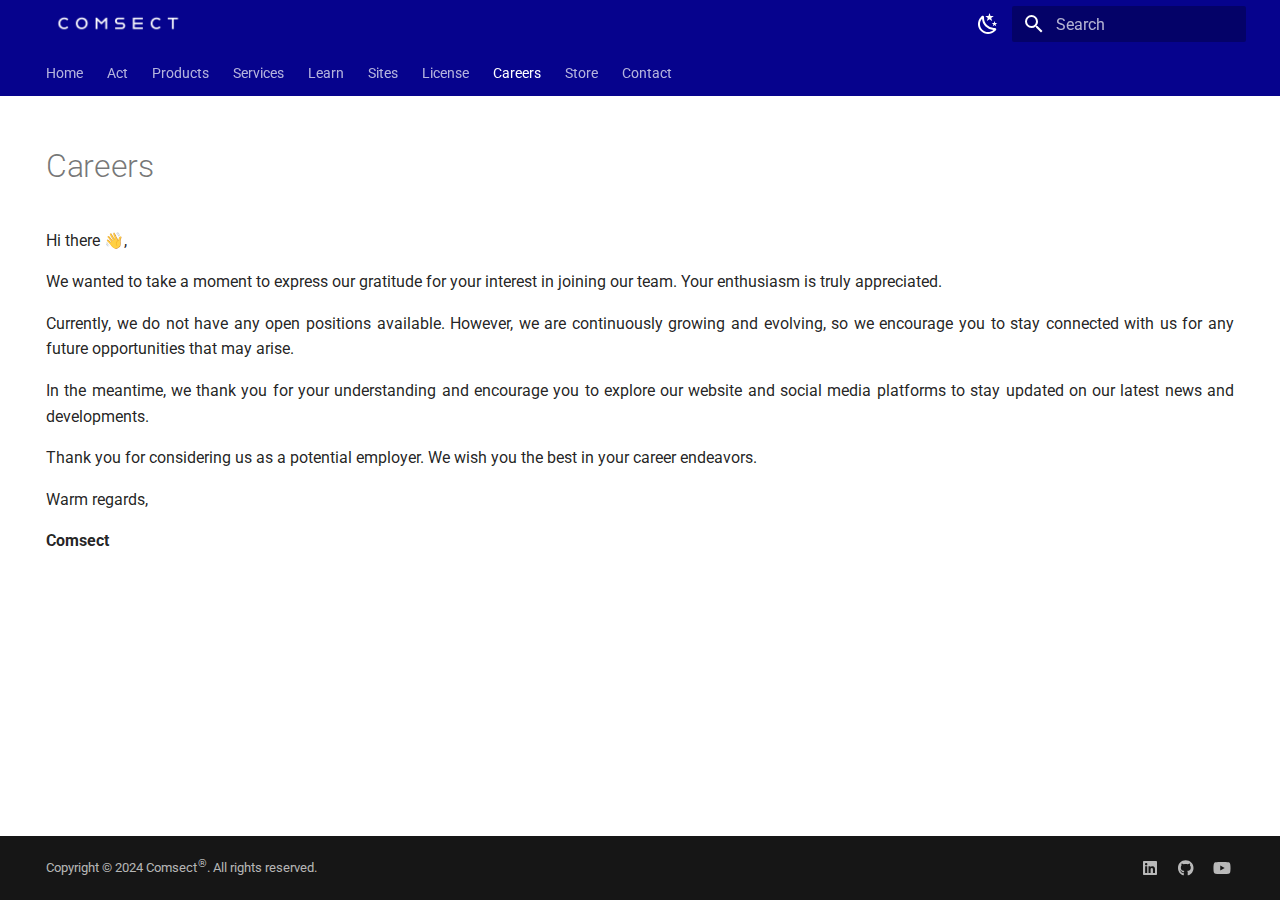
<file: careers/index.html>
<!doctype html><html lang=en class=no-js> <head><meta charset=utf-8><meta name=viewport content="width=device-width,initial-scale=1"><meta name=description content="An end-to-end company secretory management platform."><meta name=author content=Comsect®><link href=https://www.comsect.in/careers/ rel=canonical><link href=../license/ rel=prev><link href=../store/ rel=next><link rel=icon href=../assets/comsect-favicon.png><meta name=generator content="mkdocs-1.6.0, mkdocs-material-9.5.27"><title>Careers - Comsect</title><link rel=stylesheet href=../assets/stylesheets/main.6543a935.min.css><link rel=stylesheet href=../assets/stylesheets/palette.06af60db.min.css><link rel=preconnect href=https://fonts.gstatic.com crossorigin><link rel=stylesheet href="https://fonts.googleapis.com/css?family=Roboto:300,300i,400,400i,700,700i%7CRoboto+Mono:400,400i,700,700i&display=fallback"><style>:root{--md-text-font:"Roboto";--md-code-font:"Roboto Mono"}</style><link rel=stylesheet href=../stylesheets/extra.css><script>__md_scope=new URL("..",location),__md_hash=e=>[...e].reduce((e,_)=>(e<<5)-e+_.charCodeAt(0),0),__md_get=(e,_=localStorage,t=__md_scope)=>JSON.parse(_.getItem(t.pathname+"."+e)),__md_set=(e,_,t=localStorage,a=__md_scope)=>{try{t.setItem(a.pathname+"."+e,JSON.stringify(_))}catch(e){}}</script><meta property=og:type content=website><meta property=og:title content="Careers - Comsect"><meta property=og:description content="An end-to-end company secretory management platform."><meta property=og:image content=https://www.comsect.in/assets/images/social/careers.png><meta property=og:image:type content=image/png><meta property=og:image:width content=1200><meta property=og:image:height content=630><meta content=https://www.comsect.in/careers/ property=og:url><meta name=twitter:card content=summary_large_image><meta name=twitter:title content="Careers - Comsect"><meta name=twitter:description content="An end-to-end company secretory management platform."><meta name=twitter:image content=https://www.comsect.in/assets/images/social/careers.png></head> <body dir=ltr data-md-color-scheme=default data-md-color-primary=light-blue data-md-color-accent=light-blue> <input class=md-toggle data-md-toggle=drawer type=checkbox id=__drawer autocomplete=off> <input class=md-toggle data-md-toggle=search type=checkbox id=__search autocomplete=off> <label class=md-overlay for=__drawer></label> <div data-md-component=skip> </div> <div data-md-component=announce> </div> <header class=md-header data-md-component=header> <nav class="md-header__inner md-grid" aria-label=Header> <a href=.. title=Comsect class="md-header__button md-logo" aria-label=Comsect data-md-component=logo> <img src=../assets/comsect-logo.png alt=logo> </a> <label class="md-header__button md-icon" for=__drawer> <svg xmlns=http://www.w3.org/2000/svg viewbox="0 0 24 24"><path d="M3 6h18v2H3V6m0 5h18v2H3v-2m0 5h18v2H3v-2Z"/></svg> </label> <div class=md-header__title data-md-component=header-title> <div class=md-header__ellipsis> <div class=md-header__topic> <span class=md-ellipsis> Comsect </span> </div> <div class=md-header__topic data-md-component=header-topic> <span class=md-ellipsis> Careers </span> </div> </div> </div> <form class=md-header__option data-md-component=palette> <input class=md-option data-md-color-media="(prefers-color-scheme: light)" data-md-color-scheme=default data-md-color-primary=light-blue data-md-color-accent=light-blue aria-label="Switch to dark mode" type=radio name=__palette id=__palette_0> <label class="md-header__button md-icon" title="Switch to dark mode" for=__palette_1 hidden> <svg xmlns=http://www.w3.org/2000/svg viewbox="0 0 24 24"><path d="m17.75 4.09-2.53 1.94.91 3.06-2.63-1.81-2.63 1.81.91-3.06-2.53-1.94L12.44 4l1.06-3 1.06 3 3.19.09m3.5 6.91-1.64 1.25.59 1.98-1.7-1.17-1.7 1.17.59-1.98L15.75 11l2.06-.05L18.5 9l.69 1.95 2.06.05m-2.28 4.95c.83-.08 1.72 1.1 1.19 1.85-.32.45-.66.87-1.08 1.27C15.17 23 8.84 23 4.94 19.07c-3.91-3.9-3.91-10.24 0-14.14.4-.4.82-.76 1.27-1.08.75-.53 1.93.36 1.85 1.19-.27 2.86.69 5.83 2.89 8.02a9.96 9.96 0 0 0 8.02 2.89m-1.64 2.02a12.08 12.08 0 0 1-7.8-3.47c-2.17-2.19-3.33-5-3.49-7.82-2.81 3.14-2.7 7.96.31 10.98 3.02 3.01 7.84 3.12 10.98.31Z"/></svg> </label> <input class=md-option data-md-color-media="(prefers-color-scheme: dark)" data-md-color-scheme=slate data-md-color-primary=light-blue data-md-color-accent=light-blue aria-label="Switch to light mode" type=radio name=__palette id=__palette_1> <label class="md-header__button md-icon" title="Switch to light mode" for=__palette_0 hidden> <svg xmlns=http://www.w3.org/2000/svg viewbox="0 0 24 24"><path d="M12 7a5 5 0 0 1 5 5 5 5 0 0 1-5 5 5 5 0 0 1-5-5 5 5 0 0 1 5-5m0 2a3 3 0 0 0-3 3 3 3 0 0 0 3 3 3 3 0 0 0 3-3 3 3 0 0 0-3-3m0-7 2.39 3.42C13.65 5.15 12.84 5 12 5c-.84 0-1.65.15-2.39.42L12 2M3.34 7l4.16-.35A7.2 7.2 0 0 0 5.94 8.5c-.44.74-.69 1.5-.83 2.29L3.34 7m.02 10 1.76-3.77a7.131 7.131 0 0 0 2.38 4.14L3.36 17M20.65 7l-1.77 3.79a7.023 7.023 0 0 0-2.38-4.15l4.15.36m-.01 10-4.14.36c.59-.51 1.12-1.14 1.54-1.86.42-.73.69-1.5.83-2.29L20.64 17M12 22l-2.41-3.44c.74.27 1.55.44 2.41.44.82 0 1.63-.17 2.37-.44L12 22Z"/></svg> </label> </form> <script>var media,input,key,value,palette=__md_get("__palette");if(palette&&palette.color){"(prefers-color-scheme)"===palette.color.media&&(media=matchMedia("(prefers-color-scheme: light)"),input=document.querySelector(media.matches?"[data-md-color-media='(prefers-color-scheme: light)']":"[data-md-color-media='(prefers-color-scheme: dark)']"),palette.color.media=input.getAttribute("data-md-color-media"),palette.color.scheme=input.getAttribute("data-md-color-scheme"),palette.color.primary=input.getAttribute("data-md-color-primary"),palette.color.accent=input.getAttribute("data-md-color-accent"));for([key,value]of Object.entries(palette.color))document.body.setAttribute("data-md-color-"+key,value)}</script> <label class="md-header__button md-icon" for=__search> <svg xmlns=http://www.w3.org/2000/svg viewbox="0 0 24 24"><path d="M9.5 3A6.5 6.5 0 0 1 16 9.5c0 1.61-.59 3.09-1.56 4.23l.27.27h.79l5 5-1.5 1.5-5-5v-.79l-.27-.27A6.516 6.516 0 0 1 9.5 16 6.5 6.5 0 0 1 3 9.5 6.5 6.5 0 0 1 9.5 3m0 2C7 5 5 7 5 9.5S7 14 9.5 14 14 12 14 9.5 12 5 9.5 5Z"/></svg> </label> <div class=md-search data-md-component=search role=dialog> <label class=md-search__overlay for=__search></label> <div class=md-search__inner role=search> <form class=md-search__form name=search> <input type=text class=md-search__input name=query aria-label=Search placeholder=Search autocapitalize=off autocorrect=off autocomplete=off spellcheck=false data-md-component=search-query required> <label class="md-search__icon md-icon" for=__search> <svg xmlns=http://www.w3.org/2000/svg viewbox="0 0 24 24"><path d="M9.5 3A6.5 6.5 0 0 1 16 9.5c0 1.61-.59 3.09-1.56 4.23l.27.27h.79l5 5-1.5 1.5-5-5v-.79l-.27-.27A6.516 6.516 0 0 1 9.5 16 6.5 6.5 0 0 1 3 9.5 6.5 6.5 0 0 1 9.5 3m0 2C7 5 5 7 5 9.5S7 14 9.5 14 14 12 14 9.5 12 5 9.5 5Z"/></svg> <svg xmlns=http://www.w3.org/2000/svg viewbox="0 0 24 24"><path d="M20 11v2H8l5.5 5.5-1.42 1.42L4.16 12l7.92-7.92L13.5 5.5 8 11h12Z"/></svg> </label> <nav class=md-search__options aria-label=Search> <button type=reset class="md-search__icon md-icon" title=Clear aria-label=Clear tabindex=-1> <svg xmlns=http://www.w3.org/2000/svg viewbox="0 0 24 24"><path d="M19 6.41 17.59 5 12 10.59 6.41 5 5 6.41 10.59 12 5 17.59 6.41 19 12 13.41 17.59 19 19 17.59 13.41 12 19 6.41Z"/></svg> </button> </nav> </form> <div class=md-search__output> <div class=md-search__scrollwrap tabindex=0 data-md-scrollfix> <div class=md-search-result data-md-component=search-result> <div class=md-search-result__meta> Initializing search </div> <ol class=md-search-result__list role=presentation></ol> </div> </div> </div> </div> </div> </nav> </header> <div class=md-container data-md-component=container> <nav class=md-tabs aria-label=Tabs data-md-component=tabs> <div class=md-grid> <ul class=md-tabs__list> <li class=md-tabs__item> <a href=.. class=md-tabs__link> Home </a> </li> <li class=md-tabs__item> <a href=../act/ class=md-tabs__link> Act </a> </li> <li class=md-tabs__item> <a href=../products/ class=md-tabs__link> Products </a> </li> <li class=md-tabs__item> <a href=../services/ class=md-tabs__link> Services </a> </li> <li class=md-tabs__item> <a href=../learn/ class=md-tabs__link> Learn </a> </li> <li class=md-tabs__item> <a href=../sites/ class=md-tabs__link> Sites </a> </li> <li class=md-tabs__item> <a href=../license/ class=md-tabs__link> License </a> </li> <li class="md-tabs__item md-tabs__item--active"> <a href=./ class=md-tabs__link> Careers </a> </li> <li class=md-tabs__item> <a href=../store/ class=md-tabs__link> Store </a> </li> <li class=md-tabs__item> <a href=../contact/ class=md-tabs__link> Contact </a> </li> </ul> </div> </nav> <main class=md-main data-md-component=main> <div class="md-main__inner md-grid"> <div class="md-sidebar md-sidebar--primary" data-md-component=sidebar data-md-type=navigation hidden> <div class=md-sidebar__scrollwrap> <div class=md-sidebar__inner> <nav class="md-nav md-nav--primary md-nav--lifted" aria-label=Navigation data-md-level=0> <label class=md-nav__title for=__drawer> <a href=.. title=Comsect class="md-nav__button md-logo" aria-label=Comsect data-md-component=logo> <img src=../assets/comsect-logo.png alt=logo> </a> Comsect </label> <ul class=md-nav__list data-md-scrollfix> <li class=md-nav__item> <a href=.. class=md-nav__link> <span class=md-ellipsis> Home </span> </a> </li> <li class=md-nav__item> <a href=../act/ class=md-nav__link> <span class=md-ellipsis> Act </span> </a> </li> <li class=md-nav__item> <a href=../products/ class=md-nav__link> <span class=md-ellipsis> Products </span> </a> </li> <li class=md-nav__item> <a href=../services/ class=md-nav__link> <span class=md-ellipsis> Services </span> </a> </li> <li class=md-nav__item> <a href=../learn/ class=md-nav__link> <span class=md-ellipsis> Learn </span> </a> </li> <li class=md-nav__item> <a href=../sites/ class=md-nav__link> <span class=md-ellipsis> Sites </span> </a> </li> <li class=md-nav__item> <a href=../license/ class=md-nav__link> <span class=md-ellipsis> License </span> </a> </li> <li class="md-nav__item md-nav__item--active"> <input class="md-nav__toggle md-toggle" type=checkbox id=__toc> <a href=./ class="md-nav__link md-nav__link--active"> <span class=md-ellipsis> Careers </span> </a> </li> <li class=md-nav__item> <a href=../store/ class=md-nav__link> <span class=md-ellipsis> Store </span> </a> </li> <li class=md-nav__item> <a href=../contact/ class=md-nav__link> <span class=md-ellipsis> Contact </span> </a> </li> </ul> </nav> </div> </div> </div> <div class="md-sidebar md-sidebar--secondary" data-md-component=sidebar data-md-type=toc hidden> <div class=md-sidebar__scrollwrap> <div class=md-sidebar__inner> <nav class="md-nav md-nav--secondary" aria-label="Table of contents"> </nav> </div> </div> </div> <div class=md-content data-md-component=content> <article class="md-content__inner md-typeset"> <h1>Careers</h1> <p>Hi there 👋,</p> <p>We wanted to take a moment to express our gratitude for your interest in joining our team. Your enthusiasm is truly appreciated.</p> <p>Currently, we do not have any open positions available. However, we are continuously growing and evolving, so we encourage you to stay connected with us for any future opportunities that may arise.</p> <p>In the meantime, we thank you for your understanding and encourage you to explore our website and social media platforms to stay updated on our latest news and developments.</p> <p>Thank you for considering us as a potential employer. We wish you the best in your career endeavors.</p> <p>Warm regards,</p> <p><strong>Comsect</strong></p> </article> </div> <script>var target=document.getElementById(location.hash.slice(1));target&&target.name&&(target.checked=target.name.startsWith("__tabbed_"))</script> </div> </main> <footer class=md-footer> <div class="md-footer-meta md-typeset"> <div class="md-footer-meta__inner md-grid"> <div class=md-copyright> <div class=md-copyright__highlight> Copyright &copy 2024 <a href=https://www.github.com/comsect>Comsect<sup>&reg;</sup></a>. All rights reserved. </div> </div> <div class=md-social> <a href=https://linkedin.com/company/comsect target=_blank rel=noopener title="Comsect&reg; on LinkedIn" class=md-social__link> <svg xmlns=http://www.w3.org/2000/svg viewbox="0 0 448 512"><!-- Font Awesome Free 6.5.2 by @fontawesome - https://fontawesome.com License - https://fontawesome.com/license/free (Icons: CC BY 4.0, Fonts: SIL OFL 1.1, Code: MIT License) Copyright 2024 Fonticons, Inc.--><path d="M416 32H31.9C14.3 32 0 46.5 0 64.3v383.4C0 465.5 14.3 480 31.9 480H416c17.6 0 32-14.5 32-32.3V64.3c0-17.8-14.4-32.3-32-32.3zM135.4 416H69V202.2h66.5V416zm-33.2-243c-21.3 0-38.5-17.3-38.5-38.5S80.9 96 102.2 96c21.2 0 38.5 17.3 38.5 38.5 0 21.3-17.2 38.5-38.5 38.5zm282.1 243h-66.4V312c0-24.8-.5-56.7-34.5-56.7-34.6 0-39.9 27-39.9 54.9V416h-66.4V202.2h63.7v29.2h.9c8.9-16.8 30.6-34.5 62.9-34.5 67.2 0 79.7 44.3 79.7 101.9V416z"/></svg> </a> <a href=https://github.com/comsect target=_blank rel=noopener title="Comsect&reg; on GitHub" class=md-social__link> <svg xmlns=http://www.w3.org/2000/svg viewbox="0 0 496 512"><!-- Font Awesome Free 6.5.2 by @fontawesome - https://fontawesome.com License - https://fontawesome.com/license/free (Icons: CC BY 4.0, Fonts: SIL OFL 1.1, Code: MIT License) Copyright 2024 Fonticons, Inc.--><path d="M165.9 397.4c0 2-2.3 3.6-5.2 3.6-3.3.3-5.6-1.3-5.6-3.6 0-2 2.3-3.6 5.2-3.6 3-.3 5.6 1.3 5.6 3.6zm-31.1-4.5c-.7 2 1.3 4.3 4.3 4.9 2.6 1 5.6 0 6.2-2s-1.3-4.3-4.3-5.2c-2.6-.7-5.5.3-6.2 2.3zm44.2-1.7c-2.9.7-4.9 2.6-4.6 4.9.3 2 2.9 3.3 5.9 2.6 2.9-.7 4.9-2.6 4.6-4.6-.3-1.9-3-3.2-5.9-2.9zM244.8 8C106.1 8 0 113.3 0 252c0 110.9 69.8 205.8 169.5 239.2 12.8 2.3 17.3-5.6 17.3-12.1 0-6.2-.3-40.4-.3-61.4 0 0-70 15-84.7-29.8 0 0-11.4-29.1-27.8-36.6 0 0-22.9-15.7 1.6-15.4 0 0 24.9 2 38.6 25.8 21.9 38.6 58.6 27.5 72.9 20.9 2.3-16 8.8-27.1 16-33.7-55.9-6.2-112.3-14.3-112.3-110.5 0-27.5 7.6-41.3 23.6-58.9-2.6-6.5-11.1-33.3 2.6-67.9 20.9-6.5 69 27 69 27 20-5.6 41.5-8.5 62.8-8.5s42.8 2.9 62.8 8.5c0 0 48.1-33.6 69-27 13.7 34.7 5.2 61.4 2.6 67.9 16 17.7 25.8 31.5 25.8 58.9 0 96.5-58.9 104.2-114.8 110.5 9.2 7.9 17 22.9 17 46.4 0 33.7-.3 75.4-.3 83.6 0 6.5 4.6 14.4 17.3 12.1C428.2 457.8 496 362.9 496 252 496 113.3 383.5 8 244.8 8zM97.2 352.9c-1.3 1-1 3.3.7 5.2 1.6 1.6 3.9 2.3 5.2 1 1.3-1 1-3.3-.7-5.2-1.6-1.6-3.9-2.3-5.2-1zm-10.8-8.1c-.7 1.3.3 2.9 2.3 3.9 1.6 1 3.6.7 4.3-.7.7-1.3-.3-2.9-2.3-3.9-2-.6-3.6-.3-4.3.7zm32.4 35.6c-1.6 1.3-1 4.3 1.3 6.2 2.3 2.3 5.2 2.6 6.5 1 1.3-1.3.7-4.3-1.3-6.2-2.2-2.3-5.2-2.6-6.5-1zm-11.4-14.7c-1.6 1-1.6 3.6 0 5.9 1.6 2.3 4.3 3.3 5.6 2.3 1.6-1.3 1.6-3.9 0-6.2-1.4-2.3-4-3.3-5.6-2z"/></svg> </a> <a href=https://youtube.com/@comsect target=_blank rel=noopener title="Comsect&reg; on YouTube" class=md-social__link> <svg xmlns=http://www.w3.org/2000/svg viewbox="0 0 576 512"><!-- Font Awesome Free 6.5.2 by @fontawesome - https://fontawesome.com License - https://fontawesome.com/license/free (Icons: CC BY 4.0, Fonts: SIL OFL 1.1, Code: MIT License) Copyright 2024 Fonticons, Inc.--><path d="M549.655 124.083c-6.281-23.65-24.787-42.276-48.284-48.597C458.781 64 288 64 288 64S117.22 64 74.629 75.486c-23.497 6.322-42.003 24.947-48.284 48.597-11.412 42.867-11.412 132.305-11.412 132.305s0 89.438 11.412 132.305c6.281 23.65 24.787 41.5 48.284 47.821C117.22 448 288 448 288 448s170.78 0 213.371-11.486c23.497-6.321 42.003-24.171 48.284-47.821 11.412-42.867 11.412-132.305 11.412-132.305s0-89.438-11.412-132.305zm-317.51 213.508V175.185l142.739 81.205-142.739 81.201z"/></svg> </a> </div> </div> </div> </footer> </div> <div class=md-dialog data-md-component=dialog> <div class="md-dialog__inner md-typeset"></div> </div> <script id=__config type=application/json>{"base": "..", "features": ["navigation.tabs", "content.tooltips"], "search": "../assets/javascripts/workers/search.b8dbb3d2.min.js", "translations": {"clipboard.copied": "Copied to clipboard", "clipboard.copy": "Copy to clipboard", "search.result.more.one": "1 more on this page", "search.result.more.other": "# more on this page", "search.result.none": "No matching documents", "search.result.one": "1 matching document", "search.result.other": "# matching documents", "search.result.placeholder": "Type to start searching", "search.result.term.missing": "Missing", "select.version": "Select version"}}</script> <script src=../assets/javascripts/bundle.ad660dcc.min.js></script> </body> </html>
</file>
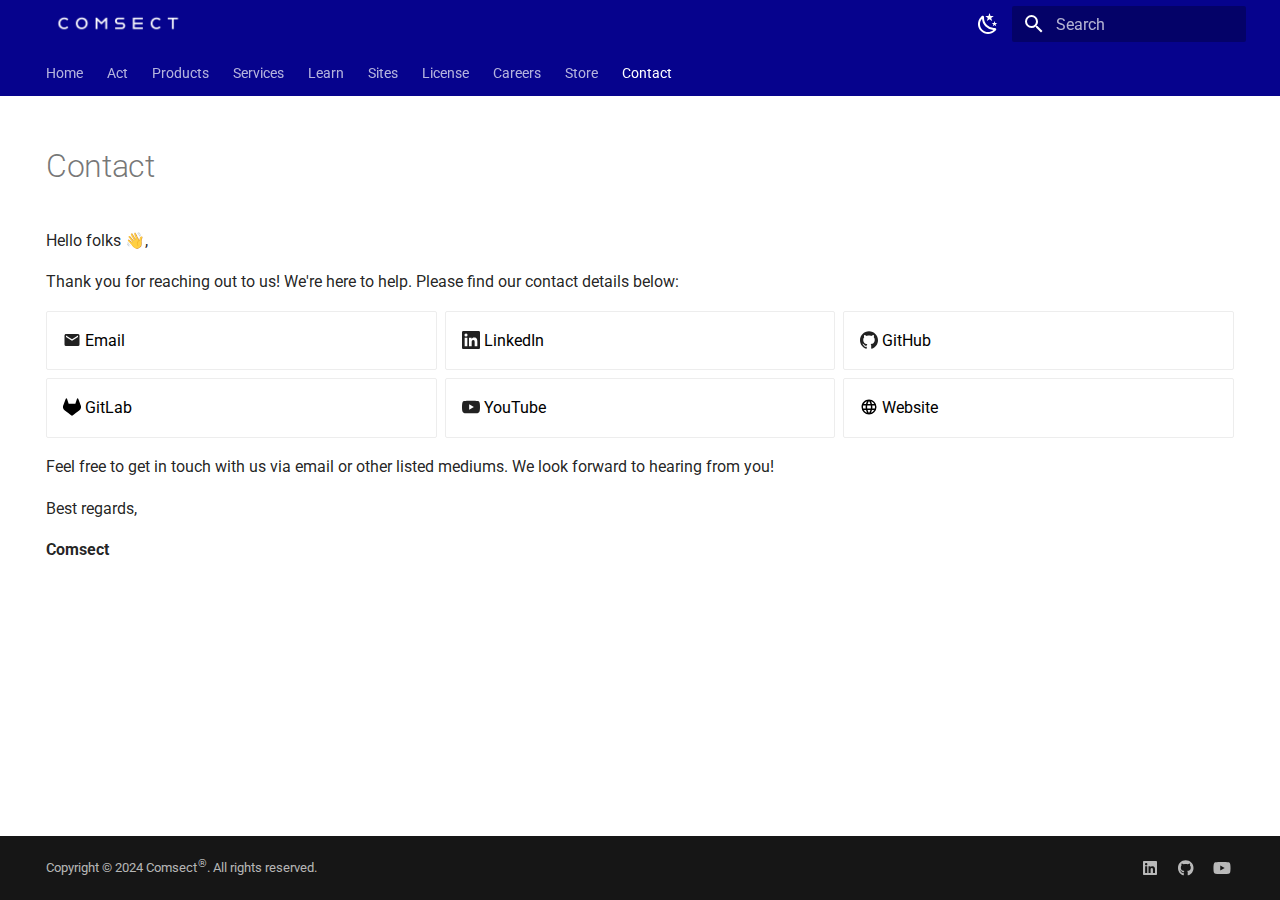
<file: contact/index.html>
<!doctype html><html lang=en class=no-js> <head><meta charset=utf-8><meta name=viewport content="width=device-width,initial-scale=1"><meta name=description content="An end-to-end company secretory management platform."><meta name=author content=Comsect®><link href=https://www.comsect.in/contact/ rel=canonical><link href=../store/ rel=prev><link rel=icon href=../assets/comsect-favicon.png><meta name=generator content="mkdocs-1.6.0, mkdocs-material-9.5.27"><title>Contact - Comsect</title><link rel=stylesheet href=../assets/stylesheets/main.6543a935.min.css><link rel=stylesheet href=../assets/stylesheets/palette.06af60db.min.css><link rel=preconnect href=https://fonts.gstatic.com crossorigin><link rel=stylesheet href="https://fonts.googleapis.com/css?family=Roboto:300,300i,400,400i,700,700i%7CRoboto+Mono:400,400i,700,700i&display=fallback"><style>:root{--md-text-font:"Roboto";--md-code-font:"Roboto Mono"}</style><link rel=stylesheet href=../stylesheets/extra.css><script>__md_scope=new URL("..",location),__md_hash=e=>[...e].reduce((e,_)=>(e<<5)-e+_.charCodeAt(0),0),__md_get=(e,_=localStorage,t=__md_scope)=>JSON.parse(_.getItem(t.pathname+"."+e)),__md_set=(e,_,t=localStorage,a=__md_scope)=>{try{t.setItem(a.pathname+"."+e,JSON.stringify(_))}catch(e){}}</script><meta property=og:type content=website><meta property=og:title content="Contact - Comsect"><meta property=og:description content="An end-to-end company secretory management platform."><meta property=og:image content=https://www.comsect.in/assets/images/social/contact.png><meta property=og:image:type content=image/png><meta property=og:image:width content=1200><meta property=og:image:height content=630><meta content=https://www.comsect.in/contact/ property=og:url><meta name=twitter:card content=summary_large_image><meta name=twitter:title content="Contact - Comsect"><meta name=twitter:description content="An end-to-end company secretory management platform."><meta name=twitter:image content=https://www.comsect.in/assets/images/social/contact.png></head> <body dir=ltr data-md-color-scheme=default data-md-color-primary=light-blue data-md-color-accent=light-blue> <input class=md-toggle data-md-toggle=drawer type=checkbox id=__drawer autocomplete=off> <input class=md-toggle data-md-toggle=search type=checkbox id=__search autocomplete=off> <label class=md-overlay for=__drawer></label> <div data-md-component=skip> </div> <div data-md-component=announce> </div> <header class=md-header data-md-component=header> <nav class="md-header__inner md-grid" aria-label=Header> <a href=.. title=Comsect class="md-header__button md-logo" aria-label=Comsect data-md-component=logo> <img src=../assets/comsect-logo.png alt=logo> </a> <label class="md-header__button md-icon" for=__drawer> <svg xmlns=http://www.w3.org/2000/svg viewbox="0 0 24 24"><path d="M3 6h18v2H3V6m0 5h18v2H3v-2m0 5h18v2H3v-2Z"/></svg> </label> <div class=md-header__title data-md-component=header-title> <div class=md-header__ellipsis> <div class=md-header__topic> <span class=md-ellipsis> Comsect </span> </div> <div class=md-header__topic data-md-component=header-topic> <span class=md-ellipsis> Contact </span> </div> </div> </div> <form class=md-header__option data-md-component=palette> <input class=md-option data-md-color-media="(prefers-color-scheme: light)" data-md-color-scheme=default data-md-color-primary=light-blue data-md-color-accent=light-blue aria-label="Switch to dark mode" type=radio name=__palette id=__palette_0> <label class="md-header__button md-icon" title="Switch to dark mode" for=__palette_1 hidden> <svg xmlns=http://www.w3.org/2000/svg viewbox="0 0 24 24"><path d="m17.75 4.09-2.53 1.94.91 3.06-2.63-1.81-2.63 1.81.91-3.06-2.53-1.94L12.44 4l1.06-3 1.06 3 3.19.09m3.5 6.91-1.64 1.25.59 1.98-1.7-1.17-1.7 1.17.59-1.98L15.75 11l2.06-.05L18.5 9l.69 1.95 2.06.05m-2.28 4.95c.83-.08 1.72 1.1 1.19 1.85-.32.45-.66.87-1.08 1.27C15.17 23 8.84 23 4.94 19.07c-3.91-3.9-3.91-10.24 0-14.14.4-.4.82-.76 1.27-1.08.75-.53 1.93.36 1.85 1.19-.27 2.86.69 5.83 2.89 8.02a9.96 9.96 0 0 0 8.02 2.89m-1.64 2.02a12.08 12.08 0 0 1-7.8-3.47c-2.17-2.19-3.33-5-3.49-7.82-2.81 3.14-2.7 7.96.31 10.98 3.02 3.01 7.84 3.12 10.98.31Z"/></svg> </label> <input class=md-option data-md-color-media="(prefers-color-scheme: dark)" data-md-color-scheme=slate data-md-color-primary=light-blue data-md-color-accent=light-blue aria-label="Switch to light mode" type=radio name=__palette id=__palette_1> <label class="md-header__button md-icon" title="Switch to light mode" for=__palette_0 hidden> <svg xmlns=http://www.w3.org/2000/svg viewbox="0 0 24 24"><path d="M12 7a5 5 0 0 1 5 5 5 5 0 0 1-5 5 5 5 0 0 1-5-5 5 5 0 0 1 5-5m0 2a3 3 0 0 0-3 3 3 3 0 0 0 3 3 3 3 0 0 0 3-3 3 3 0 0 0-3-3m0-7 2.39 3.42C13.65 5.15 12.84 5 12 5c-.84 0-1.65.15-2.39.42L12 2M3.34 7l4.16-.35A7.2 7.2 0 0 0 5.94 8.5c-.44.74-.69 1.5-.83 2.29L3.34 7m.02 10 1.76-3.77a7.131 7.131 0 0 0 2.38 4.14L3.36 17M20.65 7l-1.77 3.79a7.023 7.023 0 0 0-2.38-4.15l4.15.36m-.01 10-4.14.36c.59-.51 1.12-1.14 1.54-1.86.42-.73.69-1.5.83-2.29L20.64 17M12 22l-2.41-3.44c.74.27 1.55.44 2.41.44.82 0 1.63-.17 2.37-.44L12 22Z"/></svg> </label> </form> <script>var media,input,key,value,palette=__md_get("__palette");if(palette&&palette.color){"(prefers-color-scheme)"===palette.color.media&&(media=matchMedia("(prefers-color-scheme: light)"),input=document.querySelector(media.matches?"[data-md-color-media='(prefers-color-scheme: light)']":"[data-md-color-media='(prefers-color-scheme: dark)']"),palette.color.media=input.getAttribute("data-md-color-media"),palette.color.scheme=input.getAttribute("data-md-color-scheme"),palette.color.primary=input.getAttribute("data-md-color-primary"),palette.color.accent=input.getAttribute("data-md-color-accent"));for([key,value]of Object.entries(palette.color))document.body.setAttribute("data-md-color-"+key,value)}</script> <label class="md-header__button md-icon" for=__search> <svg xmlns=http://www.w3.org/2000/svg viewbox="0 0 24 24"><path d="M9.5 3A6.5 6.5 0 0 1 16 9.5c0 1.61-.59 3.09-1.56 4.23l.27.27h.79l5 5-1.5 1.5-5-5v-.79l-.27-.27A6.516 6.516 0 0 1 9.5 16 6.5 6.5 0 0 1 3 9.5 6.5 6.5 0 0 1 9.5 3m0 2C7 5 5 7 5 9.5S7 14 9.5 14 14 12 14 9.5 12 5 9.5 5Z"/></svg> </label> <div class=md-search data-md-component=search role=dialog> <label class=md-search__overlay for=__search></label> <div class=md-search__inner role=search> <form class=md-search__form name=search> <input type=text class=md-search__input name=query aria-label=Search placeholder=Search autocapitalize=off autocorrect=off autocomplete=off spellcheck=false data-md-component=search-query required> <label class="md-search__icon md-icon" for=__search> <svg xmlns=http://www.w3.org/2000/svg viewbox="0 0 24 24"><path d="M9.5 3A6.5 6.5 0 0 1 16 9.5c0 1.61-.59 3.09-1.56 4.23l.27.27h.79l5 5-1.5 1.5-5-5v-.79l-.27-.27A6.516 6.516 0 0 1 9.5 16 6.5 6.5 0 0 1 3 9.5 6.5 6.5 0 0 1 9.5 3m0 2C7 5 5 7 5 9.5S7 14 9.5 14 14 12 14 9.5 12 5 9.5 5Z"/></svg> <svg xmlns=http://www.w3.org/2000/svg viewbox="0 0 24 24"><path d="M20 11v2H8l5.5 5.5-1.42 1.42L4.16 12l7.92-7.92L13.5 5.5 8 11h12Z"/></svg> </label> <nav class=md-search__options aria-label=Search> <button type=reset class="md-search__icon md-icon" title=Clear aria-label=Clear tabindex=-1> <svg xmlns=http://www.w3.org/2000/svg viewbox="0 0 24 24"><path d="M19 6.41 17.59 5 12 10.59 6.41 5 5 6.41 10.59 12 5 17.59 6.41 19 12 13.41 17.59 19 19 17.59 13.41 12 19 6.41Z"/></svg> </button> </nav> </form> <div class=md-search__output> <div class=md-search__scrollwrap tabindex=0 data-md-scrollfix> <div class=md-search-result data-md-component=search-result> <div class=md-search-result__meta> Initializing search </div> <ol class=md-search-result__list role=presentation></ol> </div> </div> </div> </div> </div> </nav> </header> <div class=md-container data-md-component=container> <nav class=md-tabs aria-label=Tabs data-md-component=tabs> <div class=md-grid> <ul class=md-tabs__list> <li class=md-tabs__item> <a href=.. class=md-tabs__link> Home </a> </li> <li class=md-tabs__item> <a href=../act/ class=md-tabs__link> Act </a> </li> <li class=md-tabs__item> <a href=../products/ class=md-tabs__link> Products </a> </li> <li class=md-tabs__item> <a href=../services/ class=md-tabs__link> Services </a> </li> <li class=md-tabs__item> <a href=../learn/ class=md-tabs__link> Learn </a> </li> <li class=md-tabs__item> <a href=../sites/ class=md-tabs__link> Sites </a> </li> <li class=md-tabs__item> <a href=../license/ class=md-tabs__link> License </a> </li> <li class=md-tabs__item> <a href=../careers/ class=md-tabs__link> Careers </a> </li> <li class=md-tabs__item> <a href=../store/ class=md-tabs__link> Store </a> </li> <li class="md-tabs__item md-tabs__item--active"> <a href=./ class=md-tabs__link> Contact </a> </li> </ul> </div> </nav> <main class=md-main data-md-component=main> <div class="md-main__inner md-grid"> <div class="md-sidebar md-sidebar--primary" data-md-component=sidebar data-md-type=navigation hidden> <div class=md-sidebar__scrollwrap> <div class=md-sidebar__inner> <nav class="md-nav md-nav--primary md-nav--lifted" aria-label=Navigation data-md-level=0> <label class=md-nav__title for=__drawer> <a href=.. title=Comsect class="md-nav__button md-logo" aria-label=Comsect data-md-component=logo> <img src=../assets/comsect-logo.png alt=logo> </a> Comsect </label> <ul class=md-nav__list data-md-scrollfix> <li class=md-nav__item> <a href=.. class=md-nav__link> <span class=md-ellipsis> Home </span> </a> </li> <li class=md-nav__item> <a href=../act/ class=md-nav__link> <span class=md-ellipsis> Act </span> </a> </li> <li class=md-nav__item> <a href=../products/ class=md-nav__link> <span class=md-ellipsis> Products </span> </a> </li> <li class=md-nav__item> <a href=../services/ class=md-nav__link> <span class=md-ellipsis> Services </span> </a> </li> <li class=md-nav__item> <a href=../learn/ class=md-nav__link> <span class=md-ellipsis> Learn </span> </a> </li> <li class=md-nav__item> <a href=../sites/ class=md-nav__link> <span class=md-ellipsis> Sites </span> </a> </li> <li class=md-nav__item> <a href=../license/ class=md-nav__link> <span class=md-ellipsis> License </span> </a> </li> <li class=md-nav__item> <a href=../careers/ class=md-nav__link> <span class=md-ellipsis> Careers </span> </a> </li> <li class=md-nav__item> <a href=../store/ class=md-nav__link> <span class=md-ellipsis> Store </span> </a> </li> <li class="md-nav__item md-nav__item--active"> <input class="md-nav__toggle md-toggle" type=checkbox id=__toc> <a href=./ class="md-nav__link md-nav__link--active"> <span class=md-ellipsis> Contact </span> </a> </li> </ul> </nav> </div> </div> </div> <div class="md-sidebar md-sidebar--secondary" data-md-component=sidebar data-md-type=toc hidden> <div class=md-sidebar__scrollwrap> <div class=md-sidebar__inner> <nav class="md-nav md-nav--secondary" aria-label="Table of contents"> </nav> </div> </div> </div> <div class=md-content data-md-component=content> <article class="md-content__inner md-typeset"> <h1>Contact</h1> <p>Hello folks 👋,</p> <p>Thank you for reaching out to us! We're here to help. Please find our contact details below:</p> <div class="grid cards"> <ul> <li><span class=twemoji><svg xmlns=http://www.w3.org/2000/svg viewbox="0 0 24 24"><path d="m20 8-8 5-8-5V6l8 5 8-5m0-2H4c-1.11 0-2 .89-2 2v12a2 2 0 0 0 2 2h16a2 2 0 0 0 2-2V6a2 2 0 0 0-2-2Z"/></svg></span> <a href=mailto:reachus@comsect.in>Email</a></li> <li><span class=twemoji><svg xmlns=http://www.w3.org/2000/svg viewbox="0 0 24 24"><path d="M20.447 20.452h-3.554v-5.569c0-1.328-.027-3.037-1.852-3.037-1.853 0-2.136 1.445-2.136 2.939v5.667H9.351V9h3.414v1.561h.046c.477-.9 1.637-1.85 3.37-1.85 3.601 0 4.267 2.37 4.267 5.455v6.286zM5.337 7.433a2.062 2.062 0 0 1-2.063-2.065 2.064 2.064 0 1 1 2.063 2.065zm1.782 13.019H3.555V9h3.564v11.452zM22.225 0H1.771C.792 0 0 .774 0 1.729v20.542C0 23.227.792 24 1.771 24h20.451C23.2 24 24 23.227 24 22.271V1.729C24 .774 23.2 0 22.222 0h.003z"/></svg></span> <a href=https://linkedin.com/company/comsect>LinkedIn</a></li> <li><span class=twemoji><svg xmlns=http://www.w3.org/2000/svg viewbox="0 0 24 24"><path d="M12 .297c-6.63 0-12 5.373-12 12 0 5.303 3.438 9.8 8.205 11.385.6.113.82-.258.82-.577 0-.285-.01-1.04-.015-2.04-3.338.724-4.042-1.61-4.042-1.61C4.422 18.07 3.633 17.7 3.633 17.7c-1.087-.744.084-.729.084-.729 1.205.084 1.838 1.236 1.838 1.236 1.07 1.835 2.809 1.305 3.495.998.108-.776.417-1.305.76-1.605-2.665-.3-5.466-1.332-5.466-5.93 0-1.31.465-2.38 1.235-3.22-.135-.303-.54-1.523.105-3.176 0 0 1.005-.322 3.3 1.23.96-.267 1.98-.399 3-.405 1.02.006 2.04.138 3 .405 2.28-1.552 3.285-1.23 3.285-1.23.645 1.653.24 2.873.12 3.176.765.84 1.23 1.91 1.23 3.22 0 4.61-2.805 5.625-5.475 5.92.42.36.81 1.096.81 2.22 0 1.606-.015 2.896-.015 3.286 0 .315.21.69.825.57C20.565 22.092 24 17.592 24 12.297c0-6.627-5.373-12-12-12"/></svg></span> <a href=https://github.com/comsect>GitHub</a></li> <li><a href=https://gitlab.com/comsect><span class=twemoji><svg xmlns=http://www.w3.org/2000/svg viewbox="0 0 24 24"><path d="m23.6 9.593-.033-.086L20.3.98a.851.851 0 0 0-.336-.405.875.875 0 0 0-1 .054.875.875 0 0 0-.29.44L16.47 7.818H7.537L5.332 1.07a.857.857 0 0 0-.29-.441.875.875 0 0 0-1-.054.859.859 0 0 0-.336.405L.433 9.502l-.032.086a6.066 6.066 0 0 0 2.012 7.01l.01.009.03.021 4.977 3.727 2.462 1.863 1.5 1.132a1.008 1.008 0 0 0 1.22 0l1.499-1.132 2.461-1.863 5.006-3.75.013-.01a6.068 6.068 0 0 0 2.01-7.002z"/></svg></span> GitLab</a></li> <li><span class=twemoji><svg xmlns=http://www.w3.org/2000/svg viewbox="0 0 24 24"><path d="M23.498 6.186a3.016 3.016 0 0 0-2.122-2.136C19.505 3.545 12 3.545 12 3.545s-7.505 0-9.377.505A3.017 3.017 0 0 0 .502 6.186C0 8.07 0 12 0 12s0 3.93.502 5.814a3.016 3.016 0 0 0 2.122 2.136c1.871.505 9.376.505 9.376.505s7.505 0 9.377-.505a3.015 3.015 0 0 0 2.122-2.136C24 15.93 24 12 24 12s0-3.93-.502-5.814zM9.545 15.568V8.432L15.818 12l-6.273 3.568z"/></svg></span> <a href=https://youtube.com/@comsect>YouTube</a></li> <li><a href=https://comsect.in><span class=twemoji><svg xmlns=http://www.w3.org/2000/svg viewbox="0 0 24 24"><path d="M16.36 14c.08-.66.14-1.32.14-2 0-.68-.06-1.34-.14-2h3.38c.16.64.26 1.31.26 2s-.1 1.36-.26 2m-5.15 5.56c.6-1.11 1.06-2.31 1.38-3.56h2.95a8.03 8.03 0 0 1-4.33 3.56M14.34 14H9.66c-.1-.66-.16-1.32-.16-2 0-.68.06-1.35.16-2h4.68c.09.65.16 1.32.16 2 0 .68-.07 1.34-.16 2M12 19.96c-.83-1.2-1.5-2.53-1.91-3.96h3.82c-.41 1.43-1.08 2.76-1.91 3.96M8 8H5.08A7.923 7.923 0 0 1 9.4 4.44C8.8 5.55 8.35 6.75 8 8m-2.92 8H8c.35 1.25.8 2.45 1.4 3.56A8.008 8.008 0 0 1 5.08 16m-.82-2C4.1 13.36 4 12.69 4 12s.1-1.36.26-2h3.38c-.08.66-.14 1.32-.14 2 0 .68.06 1.34.14 2M12 4.03c.83 1.2 1.5 2.54 1.91 3.97h-3.82c.41-1.43 1.08-2.77 1.91-3.97M18.92 8h-2.95a15.65 15.65 0 0 0-1.38-3.56c1.84.63 3.37 1.9 4.33 3.56M12 2C6.47 2 2 6.5 2 12a10 10 0 0 0 10 10 10 10 0 0 0 10-10A10 10 0 0 0 12 2Z"/></svg></span> Website</a></li> </ul> </div> <p>Feel free to get in touch with us via email or other listed mediums. We look forward to hearing from you!</p> <p>Best regards,</p> <p><strong>Comsect</strong></p> </article> </div> <script>var target=document.getElementById(location.hash.slice(1));target&&target.name&&(target.checked=target.name.startsWith("__tabbed_"))</script> </div> </main> <footer class=md-footer> <div class="md-footer-meta md-typeset"> <div class="md-footer-meta__inner md-grid"> <div class=md-copyright> <div class=md-copyright__highlight> Copyright &copy 2024 <a href=https://www.github.com/comsect>Comsect<sup>&reg;</sup></a>. All rights reserved. </div> </div> <div class=md-social> <a href=https://linkedin.com/company/comsect target=_blank rel=noopener title="Comsect&reg; on LinkedIn" class=md-social__link> <svg xmlns=http://www.w3.org/2000/svg viewbox="0 0 448 512"><!-- Font Awesome Free 6.5.2 by @fontawesome - https://fontawesome.com License - https://fontawesome.com/license/free (Icons: CC BY 4.0, Fonts: SIL OFL 1.1, Code: MIT License) Copyright 2024 Fonticons, Inc.--><path d="M416 32H31.9C14.3 32 0 46.5 0 64.3v383.4C0 465.5 14.3 480 31.9 480H416c17.6 0 32-14.5 32-32.3V64.3c0-17.8-14.4-32.3-32-32.3zM135.4 416H69V202.2h66.5V416zm-33.2-243c-21.3 0-38.5-17.3-38.5-38.5S80.9 96 102.2 96c21.2 0 38.5 17.3 38.5 38.5 0 21.3-17.2 38.5-38.5 38.5zm282.1 243h-66.4V312c0-24.8-.5-56.7-34.5-56.7-34.6 0-39.9 27-39.9 54.9V416h-66.4V202.2h63.7v29.2h.9c8.9-16.8 30.6-34.5 62.9-34.5 67.2 0 79.7 44.3 79.7 101.9V416z"/></svg> </a> <a href=https://github.com/comsect target=_blank rel=noopener title="Comsect&reg; on GitHub" class=md-social__link> <svg xmlns=http://www.w3.org/2000/svg viewbox="0 0 496 512"><!-- Font Awesome Free 6.5.2 by @fontawesome - https://fontawesome.com License - https://fontawesome.com/license/free (Icons: CC BY 4.0, Fonts: SIL OFL 1.1, Code: MIT License) Copyright 2024 Fonticons, Inc.--><path d="M165.9 397.4c0 2-2.3 3.6-5.2 3.6-3.3.3-5.6-1.3-5.6-3.6 0-2 2.3-3.6 5.2-3.6 3-.3 5.6 1.3 5.6 3.6zm-31.1-4.5c-.7 2 1.3 4.3 4.3 4.9 2.6 1 5.6 0 6.2-2s-1.3-4.3-4.3-5.2c-2.6-.7-5.5.3-6.2 2.3zm44.2-1.7c-2.9.7-4.9 2.6-4.6 4.9.3 2 2.9 3.3 5.9 2.6 2.9-.7 4.9-2.6 4.6-4.6-.3-1.9-3-3.2-5.9-2.9zM244.8 8C106.1 8 0 113.3 0 252c0 110.9 69.8 205.8 169.5 239.2 12.8 2.3 17.3-5.6 17.3-12.1 0-6.2-.3-40.4-.3-61.4 0 0-70 15-84.7-29.8 0 0-11.4-29.1-27.8-36.6 0 0-22.9-15.7 1.6-15.4 0 0 24.9 2 38.6 25.8 21.9 38.6 58.6 27.5 72.9 20.9 2.3-16 8.8-27.1 16-33.7-55.9-6.2-112.3-14.3-112.3-110.5 0-27.5 7.6-41.3 23.6-58.9-2.6-6.5-11.1-33.3 2.6-67.9 20.9-6.5 69 27 69 27 20-5.6 41.5-8.5 62.8-8.5s42.8 2.9 62.8 8.5c0 0 48.1-33.6 69-27 13.7 34.7 5.2 61.4 2.6 67.9 16 17.7 25.8 31.5 25.8 58.9 0 96.5-58.9 104.2-114.8 110.5 9.2 7.9 17 22.9 17 46.4 0 33.7-.3 75.4-.3 83.6 0 6.5 4.6 14.4 17.3 12.1C428.2 457.8 496 362.9 496 252 496 113.3 383.5 8 244.8 8zM97.2 352.9c-1.3 1-1 3.3.7 5.2 1.6 1.6 3.9 2.3 5.2 1 1.3-1 1-3.3-.7-5.2-1.6-1.6-3.9-2.3-5.2-1zm-10.8-8.1c-.7 1.3.3 2.9 2.3 3.9 1.6 1 3.6.7 4.3-.7.7-1.3-.3-2.9-2.3-3.9-2-.6-3.6-.3-4.3.7zm32.4 35.6c-1.6 1.3-1 4.3 1.3 6.2 2.3 2.3 5.2 2.6 6.5 1 1.3-1.3.7-4.3-1.3-6.2-2.2-2.3-5.2-2.6-6.5-1zm-11.4-14.7c-1.6 1-1.6 3.6 0 5.9 1.6 2.3 4.3 3.3 5.6 2.3 1.6-1.3 1.6-3.9 0-6.2-1.4-2.3-4-3.3-5.6-2z"/></svg> </a> <a href=https://youtube.com/@comsect target=_blank rel=noopener title="Comsect&reg; on YouTube" class=md-social__link> <svg xmlns=http://www.w3.org/2000/svg viewbox="0 0 576 512"><!-- Font Awesome Free 6.5.2 by @fontawesome - https://fontawesome.com License - https://fontawesome.com/license/free (Icons: CC BY 4.0, Fonts: SIL OFL 1.1, Code: MIT License) Copyright 2024 Fonticons, Inc.--><path d="M549.655 124.083c-6.281-23.65-24.787-42.276-48.284-48.597C458.781 64 288 64 288 64S117.22 64 74.629 75.486c-23.497 6.322-42.003 24.947-48.284 48.597-11.412 42.867-11.412 132.305-11.412 132.305s0 89.438 11.412 132.305c6.281 23.65 24.787 41.5 48.284 47.821C117.22 448 288 448 288 448s170.78 0 213.371-11.486c23.497-6.321 42.003-24.171 48.284-47.821 11.412-42.867 11.412-132.305 11.412-132.305s0-89.438-11.412-132.305zm-317.51 213.508V175.185l142.739 81.205-142.739 81.201z"/></svg> </a> </div> </div> </div> </footer> </div> <div class=md-dialog data-md-component=dialog> <div class="md-dialog__inner md-typeset"></div> </div> <script id=__config type=application/json>{"base": "..", "features": ["navigation.tabs", "content.tooltips"], "search": "../assets/javascripts/workers/search.b8dbb3d2.min.js", "translations": {"clipboard.copied": "Copied to clipboard", "clipboard.copy": "Copy to clipboard", "search.result.more.one": "1 more on this page", "search.result.more.other": "# more on this page", "search.result.none": "No matching documents", "search.result.one": "1 matching document", "search.result.other": "# matching documents", "search.result.placeholder": "Type to start searching", "search.result.term.missing": "Missing", "select.version": "Select version"}}</script> <script src=../assets/javascripts/bundle.ad660dcc.min.js></script> </body> </html>
</file>
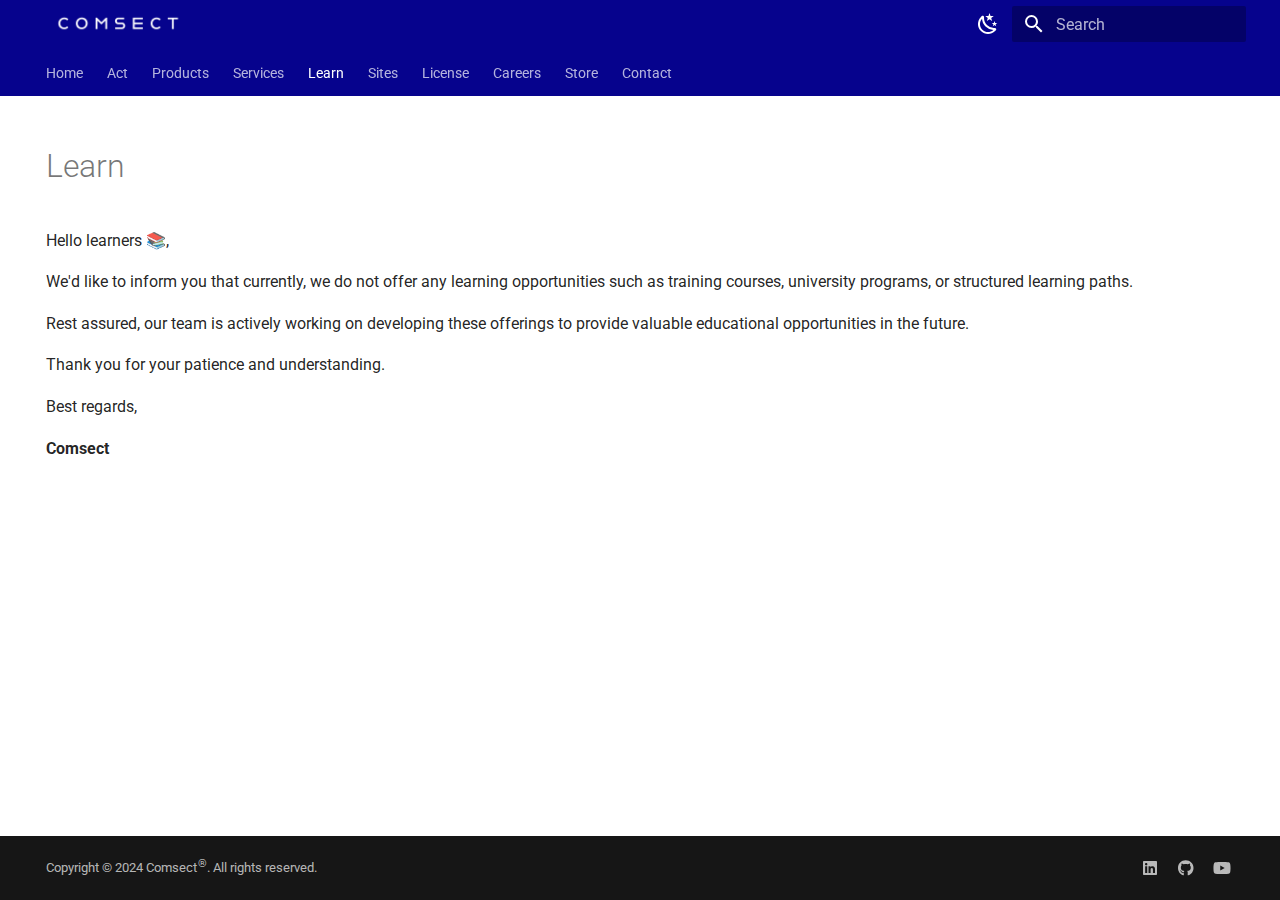
<file: learn/index.html>
<!doctype html><html lang=en class=no-js> <head><meta charset=utf-8><meta name=viewport content="width=device-width,initial-scale=1"><meta name=description content="An end-to-end company secretory management platform."><meta name=author content=Comsect®><link href=https://www.comsect.in/learn/ rel=canonical><link href=../services/ rel=prev><link href=../sites/ rel=next><link rel=icon href=../assets/comsect-favicon.png><meta name=generator content="mkdocs-1.6.0, mkdocs-material-9.5.27"><title>Learn - Comsect</title><link rel=stylesheet href=../assets/stylesheets/main.6543a935.min.css><link rel=stylesheet href=../assets/stylesheets/palette.06af60db.min.css><link rel=preconnect href=https://fonts.gstatic.com crossorigin><link rel=stylesheet href="https://fonts.googleapis.com/css?family=Roboto:300,300i,400,400i,700,700i%7CRoboto+Mono:400,400i,700,700i&display=fallback"><style>:root{--md-text-font:"Roboto";--md-code-font:"Roboto Mono"}</style><link rel=stylesheet href=../stylesheets/extra.css><script>__md_scope=new URL("..",location),__md_hash=e=>[...e].reduce((e,_)=>(e<<5)-e+_.charCodeAt(0),0),__md_get=(e,_=localStorage,t=__md_scope)=>JSON.parse(_.getItem(t.pathname+"."+e)),__md_set=(e,_,t=localStorage,a=__md_scope)=>{try{t.setItem(a.pathname+"."+e,JSON.stringify(_))}catch(e){}}</script><meta property=og:type content=website><meta property=og:title content="Learn - Comsect"><meta property=og:description content="An end-to-end company secretory management platform."><meta property=og:image content=https://www.comsect.in/assets/images/social/learn.png><meta property=og:image:type content=image/png><meta property=og:image:width content=1200><meta property=og:image:height content=630><meta content=https://www.comsect.in/learn/ property=og:url><meta name=twitter:card content=summary_large_image><meta name=twitter:title content="Learn - Comsect"><meta name=twitter:description content="An end-to-end company secretory management platform."><meta name=twitter:image content=https://www.comsect.in/assets/images/social/learn.png></head> <body dir=ltr data-md-color-scheme=default data-md-color-primary=light-blue data-md-color-accent=light-blue> <input class=md-toggle data-md-toggle=drawer type=checkbox id=__drawer autocomplete=off> <input class=md-toggle data-md-toggle=search type=checkbox id=__search autocomplete=off> <label class=md-overlay for=__drawer></label> <div data-md-component=skip> </div> <div data-md-component=announce> </div> <header class=md-header data-md-component=header> <nav class="md-header__inner md-grid" aria-label=Header> <a href=.. title=Comsect class="md-header__button md-logo" aria-label=Comsect data-md-component=logo> <img src=../assets/comsect-logo.png alt=logo> </a> <label class="md-header__button md-icon" for=__drawer> <svg xmlns=http://www.w3.org/2000/svg viewbox="0 0 24 24"><path d="M3 6h18v2H3V6m0 5h18v2H3v-2m0 5h18v2H3v-2Z"/></svg> </label> <div class=md-header__title data-md-component=header-title> <div class=md-header__ellipsis> <div class=md-header__topic> <span class=md-ellipsis> Comsect </span> </div> <div class=md-header__topic data-md-component=header-topic> <span class=md-ellipsis> Learn </span> </div> </div> </div> <form class=md-header__option data-md-component=palette> <input class=md-option data-md-color-media="(prefers-color-scheme: light)" data-md-color-scheme=default data-md-color-primary=light-blue data-md-color-accent=light-blue aria-label="Switch to dark mode" type=radio name=__palette id=__palette_0> <label class="md-header__button md-icon" title="Switch to dark mode" for=__palette_1 hidden> <svg xmlns=http://www.w3.org/2000/svg viewbox="0 0 24 24"><path d="m17.75 4.09-2.53 1.94.91 3.06-2.63-1.81-2.63 1.81.91-3.06-2.53-1.94L12.44 4l1.06-3 1.06 3 3.19.09m3.5 6.91-1.64 1.25.59 1.98-1.7-1.17-1.7 1.17.59-1.98L15.75 11l2.06-.05L18.5 9l.69 1.95 2.06.05m-2.28 4.95c.83-.08 1.72 1.1 1.19 1.85-.32.45-.66.87-1.08 1.27C15.17 23 8.84 23 4.94 19.07c-3.91-3.9-3.91-10.24 0-14.14.4-.4.82-.76 1.27-1.08.75-.53 1.93.36 1.85 1.19-.27 2.86.69 5.83 2.89 8.02a9.96 9.96 0 0 0 8.02 2.89m-1.64 2.02a12.08 12.08 0 0 1-7.8-3.47c-2.17-2.19-3.33-5-3.49-7.82-2.81 3.14-2.7 7.96.31 10.98 3.02 3.01 7.84 3.12 10.98.31Z"/></svg> </label> <input class=md-option data-md-color-media="(prefers-color-scheme: dark)" data-md-color-scheme=slate data-md-color-primary=light-blue data-md-color-accent=light-blue aria-label="Switch to light mode" type=radio name=__palette id=__palette_1> <label class="md-header__button md-icon" title="Switch to light mode" for=__palette_0 hidden> <svg xmlns=http://www.w3.org/2000/svg viewbox="0 0 24 24"><path d="M12 7a5 5 0 0 1 5 5 5 5 0 0 1-5 5 5 5 0 0 1-5-5 5 5 0 0 1 5-5m0 2a3 3 0 0 0-3 3 3 3 0 0 0 3 3 3 3 0 0 0 3-3 3 3 0 0 0-3-3m0-7 2.39 3.42C13.65 5.15 12.84 5 12 5c-.84 0-1.65.15-2.39.42L12 2M3.34 7l4.16-.35A7.2 7.2 0 0 0 5.94 8.5c-.44.74-.69 1.5-.83 2.29L3.34 7m.02 10 1.76-3.77a7.131 7.131 0 0 0 2.38 4.14L3.36 17M20.65 7l-1.77 3.79a7.023 7.023 0 0 0-2.38-4.15l4.15.36m-.01 10-4.14.36c.59-.51 1.12-1.14 1.54-1.86.42-.73.69-1.5.83-2.29L20.64 17M12 22l-2.41-3.44c.74.27 1.55.44 2.41.44.82 0 1.63-.17 2.37-.44L12 22Z"/></svg> </label> </form> <script>var media,input,key,value,palette=__md_get("__palette");if(palette&&palette.color){"(prefers-color-scheme)"===palette.color.media&&(media=matchMedia("(prefers-color-scheme: light)"),input=document.querySelector(media.matches?"[data-md-color-media='(prefers-color-scheme: light)']":"[data-md-color-media='(prefers-color-scheme: dark)']"),palette.color.media=input.getAttribute("data-md-color-media"),palette.color.scheme=input.getAttribute("data-md-color-scheme"),palette.color.primary=input.getAttribute("data-md-color-primary"),palette.color.accent=input.getAttribute("data-md-color-accent"));for([key,value]of Object.entries(palette.color))document.body.setAttribute("data-md-color-"+key,value)}</script> <label class="md-header__button md-icon" for=__search> <svg xmlns=http://www.w3.org/2000/svg viewbox="0 0 24 24"><path d="M9.5 3A6.5 6.5 0 0 1 16 9.5c0 1.61-.59 3.09-1.56 4.23l.27.27h.79l5 5-1.5 1.5-5-5v-.79l-.27-.27A6.516 6.516 0 0 1 9.5 16 6.5 6.5 0 0 1 3 9.5 6.5 6.5 0 0 1 9.5 3m0 2C7 5 5 7 5 9.5S7 14 9.5 14 14 12 14 9.5 12 5 9.5 5Z"/></svg> </label> <div class=md-search data-md-component=search role=dialog> <label class=md-search__overlay for=__search></label> <div class=md-search__inner role=search> <form class=md-search__form name=search> <input type=text class=md-search__input name=query aria-label=Search placeholder=Search autocapitalize=off autocorrect=off autocomplete=off spellcheck=false data-md-component=search-query required> <label class="md-search__icon md-icon" for=__search> <svg xmlns=http://www.w3.org/2000/svg viewbox="0 0 24 24"><path d="M9.5 3A6.5 6.5 0 0 1 16 9.5c0 1.61-.59 3.09-1.56 4.23l.27.27h.79l5 5-1.5 1.5-5-5v-.79l-.27-.27A6.516 6.516 0 0 1 9.5 16 6.5 6.5 0 0 1 3 9.5 6.5 6.5 0 0 1 9.5 3m0 2C7 5 5 7 5 9.5S7 14 9.5 14 14 12 14 9.5 12 5 9.5 5Z"/></svg> <svg xmlns=http://www.w3.org/2000/svg viewbox="0 0 24 24"><path d="M20 11v2H8l5.5 5.5-1.42 1.42L4.16 12l7.92-7.92L13.5 5.5 8 11h12Z"/></svg> </label> <nav class=md-search__options aria-label=Search> <button type=reset class="md-search__icon md-icon" title=Clear aria-label=Clear tabindex=-1> <svg xmlns=http://www.w3.org/2000/svg viewbox="0 0 24 24"><path d="M19 6.41 17.59 5 12 10.59 6.41 5 5 6.41 10.59 12 5 17.59 6.41 19 12 13.41 17.59 19 19 17.59 13.41 12 19 6.41Z"/></svg> </button> </nav> </form> <div class=md-search__output> <div class=md-search__scrollwrap tabindex=0 data-md-scrollfix> <div class=md-search-result data-md-component=search-result> <div class=md-search-result__meta> Initializing search </div> <ol class=md-search-result__list role=presentation></ol> </div> </div> </div> </div> </div> </nav> </header> <div class=md-container data-md-component=container> <nav class=md-tabs aria-label=Tabs data-md-component=tabs> <div class=md-grid> <ul class=md-tabs__list> <li class=md-tabs__item> <a href=.. class=md-tabs__link> Home </a> </li> <li class=md-tabs__item> <a href=../act/ class=md-tabs__link> Act </a> </li> <li class=md-tabs__item> <a href=../products/ class=md-tabs__link> Products </a> </li> <li class=md-tabs__item> <a href=../services/ class=md-tabs__link> Services </a> </li> <li class="md-tabs__item md-tabs__item--active"> <a href=./ class=md-tabs__link> Learn </a> </li> <li class=md-tabs__item> <a href=../sites/ class=md-tabs__link> Sites </a> </li> <li class=md-tabs__item> <a href=../license/ class=md-tabs__link> License </a> </li> <li class=md-tabs__item> <a href=../careers/ class=md-tabs__link> Careers </a> </li> <li class=md-tabs__item> <a href=../store/ class=md-tabs__link> Store </a> </li> <li class=md-tabs__item> <a href=../contact/ class=md-tabs__link> Contact </a> </li> </ul> </div> </nav> <main class=md-main data-md-component=main> <div class="md-main__inner md-grid"> <div class="md-sidebar md-sidebar--primary" data-md-component=sidebar data-md-type=navigation hidden> <div class=md-sidebar__scrollwrap> <div class=md-sidebar__inner> <nav class="md-nav md-nav--primary md-nav--lifted" aria-label=Navigation data-md-level=0> <label class=md-nav__title for=__drawer> <a href=.. title=Comsect class="md-nav__button md-logo" aria-label=Comsect data-md-component=logo> <img src=../assets/comsect-logo.png alt=logo> </a> Comsect </label> <ul class=md-nav__list data-md-scrollfix> <li class=md-nav__item> <a href=.. class=md-nav__link> <span class=md-ellipsis> Home </span> </a> </li> <li class=md-nav__item> <a href=../act/ class=md-nav__link> <span class=md-ellipsis> Act </span> </a> </li> <li class=md-nav__item> <a href=../products/ class=md-nav__link> <span class=md-ellipsis> Products </span> </a> </li> <li class=md-nav__item> <a href=../services/ class=md-nav__link> <span class=md-ellipsis> Services </span> </a> </li> <li class="md-nav__item md-nav__item--active"> <input class="md-nav__toggle md-toggle" type=checkbox id=__toc> <a href=./ class="md-nav__link md-nav__link--active"> <span class=md-ellipsis> Learn </span> </a> </li> <li class=md-nav__item> <a href=../sites/ class=md-nav__link> <span class=md-ellipsis> Sites </span> </a> </li> <li class=md-nav__item> <a href=../license/ class=md-nav__link> <span class=md-ellipsis> License </span> </a> </li> <li class=md-nav__item> <a href=../careers/ class=md-nav__link> <span class=md-ellipsis> Careers </span> </a> </li> <li class=md-nav__item> <a href=../store/ class=md-nav__link> <span class=md-ellipsis> Store </span> </a> </li> <li class=md-nav__item> <a href=../contact/ class=md-nav__link> <span class=md-ellipsis> Contact </span> </a> </li> </ul> </nav> </div> </div> </div> <div class="md-sidebar md-sidebar--secondary" data-md-component=sidebar data-md-type=toc hidden> <div class=md-sidebar__scrollwrap> <div class=md-sidebar__inner> <nav class="md-nav md-nav--secondary" aria-label="Table of contents"> </nav> </div> </div> </div> <div class=md-content data-md-component=content> <article class="md-content__inner md-typeset"> <h1>Learn</h1> <p>Hello learners 📚,</p> <p>We'd like to inform you that currently, we do not offer any learning opportunities such as training courses, university programs, or structured learning paths.</p> <p>Rest assured, our team is actively working on developing these offerings to provide valuable educational opportunities in the future.</p> <p>Thank you for your patience and understanding.</p> <p>Best regards,</p> <p><strong>Comsect</strong></p> </article> </div> <script>var target=document.getElementById(location.hash.slice(1));target&&target.name&&(target.checked=target.name.startsWith("__tabbed_"))</script> </div> </main> <footer class=md-footer> <div class="md-footer-meta md-typeset"> <div class="md-footer-meta__inner md-grid"> <div class=md-copyright> <div class=md-copyright__highlight> Copyright &copy 2024 <a href=https://www.github.com/comsect>Comsect<sup>&reg;</sup></a>. All rights reserved. </div> </div> <div class=md-social> <a href=https://linkedin.com/company/comsect target=_blank rel=noopener title="Comsect&reg; on LinkedIn" class=md-social__link> <svg xmlns=http://www.w3.org/2000/svg viewbox="0 0 448 512"><!-- Font Awesome Free 6.5.2 by @fontawesome - https://fontawesome.com License - https://fontawesome.com/license/free (Icons: CC BY 4.0, Fonts: SIL OFL 1.1, Code: MIT License) Copyright 2024 Fonticons, Inc.--><path d="M416 32H31.9C14.3 32 0 46.5 0 64.3v383.4C0 465.5 14.3 480 31.9 480H416c17.6 0 32-14.5 32-32.3V64.3c0-17.8-14.4-32.3-32-32.3zM135.4 416H69V202.2h66.5V416zm-33.2-243c-21.3 0-38.5-17.3-38.5-38.5S80.9 96 102.2 96c21.2 0 38.5 17.3 38.5 38.5 0 21.3-17.2 38.5-38.5 38.5zm282.1 243h-66.4V312c0-24.8-.5-56.7-34.5-56.7-34.6 0-39.9 27-39.9 54.9V416h-66.4V202.2h63.7v29.2h.9c8.9-16.8 30.6-34.5 62.9-34.5 67.2 0 79.7 44.3 79.7 101.9V416z"/></svg> </a> <a href=https://github.com/comsect target=_blank rel=noopener title="Comsect&reg; on GitHub" class=md-social__link> <svg xmlns=http://www.w3.org/2000/svg viewbox="0 0 496 512"><!-- Font Awesome Free 6.5.2 by @fontawesome - https://fontawesome.com License - https://fontawesome.com/license/free (Icons: CC BY 4.0, Fonts: SIL OFL 1.1, Code: MIT License) Copyright 2024 Fonticons, Inc.--><path d="M165.9 397.4c0 2-2.3 3.6-5.2 3.6-3.3.3-5.6-1.3-5.6-3.6 0-2 2.3-3.6 5.2-3.6 3-.3 5.6 1.3 5.6 3.6zm-31.1-4.5c-.7 2 1.3 4.3 4.3 4.9 2.6 1 5.6 0 6.2-2s-1.3-4.3-4.3-5.2c-2.6-.7-5.5.3-6.2 2.3zm44.2-1.7c-2.9.7-4.9 2.6-4.6 4.9.3 2 2.9 3.3 5.9 2.6 2.9-.7 4.9-2.6 4.6-4.6-.3-1.9-3-3.2-5.9-2.9zM244.8 8C106.1 8 0 113.3 0 252c0 110.9 69.8 205.8 169.5 239.2 12.8 2.3 17.3-5.6 17.3-12.1 0-6.2-.3-40.4-.3-61.4 0 0-70 15-84.7-29.8 0 0-11.4-29.1-27.8-36.6 0 0-22.9-15.7 1.6-15.4 0 0 24.9 2 38.6 25.8 21.9 38.6 58.6 27.5 72.9 20.9 2.3-16 8.8-27.1 16-33.7-55.9-6.2-112.3-14.3-112.3-110.5 0-27.5 7.6-41.3 23.6-58.9-2.6-6.5-11.1-33.3 2.6-67.9 20.9-6.5 69 27 69 27 20-5.6 41.5-8.5 62.8-8.5s42.8 2.9 62.8 8.5c0 0 48.1-33.6 69-27 13.7 34.7 5.2 61.4 2.6 67.9 16 17.7 25.8 31.5 25.8 58.9 0 96.5-58.9 104.2-114.8 110.5 9.2 7.9 17 22.9 17 46.4 0 33.7-.3 75.4-.3 83.6 0 6.5 4.6 14.4 17.3 12.1C428.2 457.8 496 362.9 496 252 496 113.3 383.5 8 244.8 8zM97.2 352.9c-1.3 1-1 3.3.7 5.2 1.6 1.6 3.9 2.3 5.2 1 1.3-1 1-3.3-.7-5.2-1.6-1.6-3.9-2.3-5.2-1zm-10.8-8.1c-.7 1.3.3 2.9 2.3 3.9 1.6 1 3.6.7 4.3-.7.7-1.3-.3-2.9-2.3-3.9-2-.6-3.6-.3-4.3.7zm32.4 35.6c-1.6 1.3-1 4.3 1.3 6.2 2.3 2.3 5.2 2.6 6.5 1 1.3-1.3.7-4.3-1.3-6.2-2.2-2.3-5.2-2.6-6.5-1zm-11.4-14.7c-1.6 1-1.6 3.6 0 5.9 1.6 2.3 4.3 3.3 5.6 2.3 1.6-1.3 1.6-3.9 0-6.2-1.4-2.3-4-3.3-5.6-2z"/></svg> </a> <a href=https://youtube.com/@comsect target=_blank rel=noopener title="Comsect&reg; on YouTube" class=md-social__link> <svg xmlns=http://www.w3.org/2000/svg viewbox="0 0 576 512"><!-- Font Awesome Free 6.5.2 by @fontawesome - https://fontawesome.com License - https://fontawesome.com/license/free (Icons: CC BY 4.0, Fonts: SIL OFL 1.1, Code: MIT License) Copyright 2024 Fonticons, Inc.--><path d="M549.655 124.083c-6.281-23.65-24.787-42.276-48.284-48.597C458.781 64 288 64 288 64S117.22 64 74.629 75.486c-23.497 6.322-42.003 24.947-48.284 48.597-11.412 42.867-11.412 132.305-11.412 132.305s0 89.438 11.412 132.305c6.281 23.65 24.787 41.5 48.284 47.821C117.22 448 288 448 288 448s170.78 0 213.371-11.486c23.497-6.321 42.003-24.171 48.284-47.821 11.412-42.867 11.412-132.305 11.412-132.305s0-89.438-11.412-132.305zm-317.51 213.508V175.185l142.739 81.205-142.739 81.201z"/></svg> </a> </div> </div> </div> </footer> </div> <div class=md-dialog data-md-component=dialog> <div class="md-dialog__inner md-typeset"></div> </div> <script id=__config type=application/json>{"base": "..", "features": ["navigation.tabs", "content.tooltips"], "search": "../assets/javascripts/workers/search.b8dbb3d2.min.js", "translations": {"clipboard.copied": "Copied to clipboard", "clipboard.copy": "Copy to clipboard", "search.result.more.one": "1 more on this page", "search.result.more.other": "# more on this page", "search.result.none": "No matching documents", "search.result.one": "1 matching document", "search.result.other": "# matching documents", "search.result.placeholder": "Type to start searching", "search.result.term.missing": "Missing", "select.version": "Select version"}}</script> <script src=../assets/javascripts/bundle.ad660dcc.min.js></script> </body> </html>
</file>
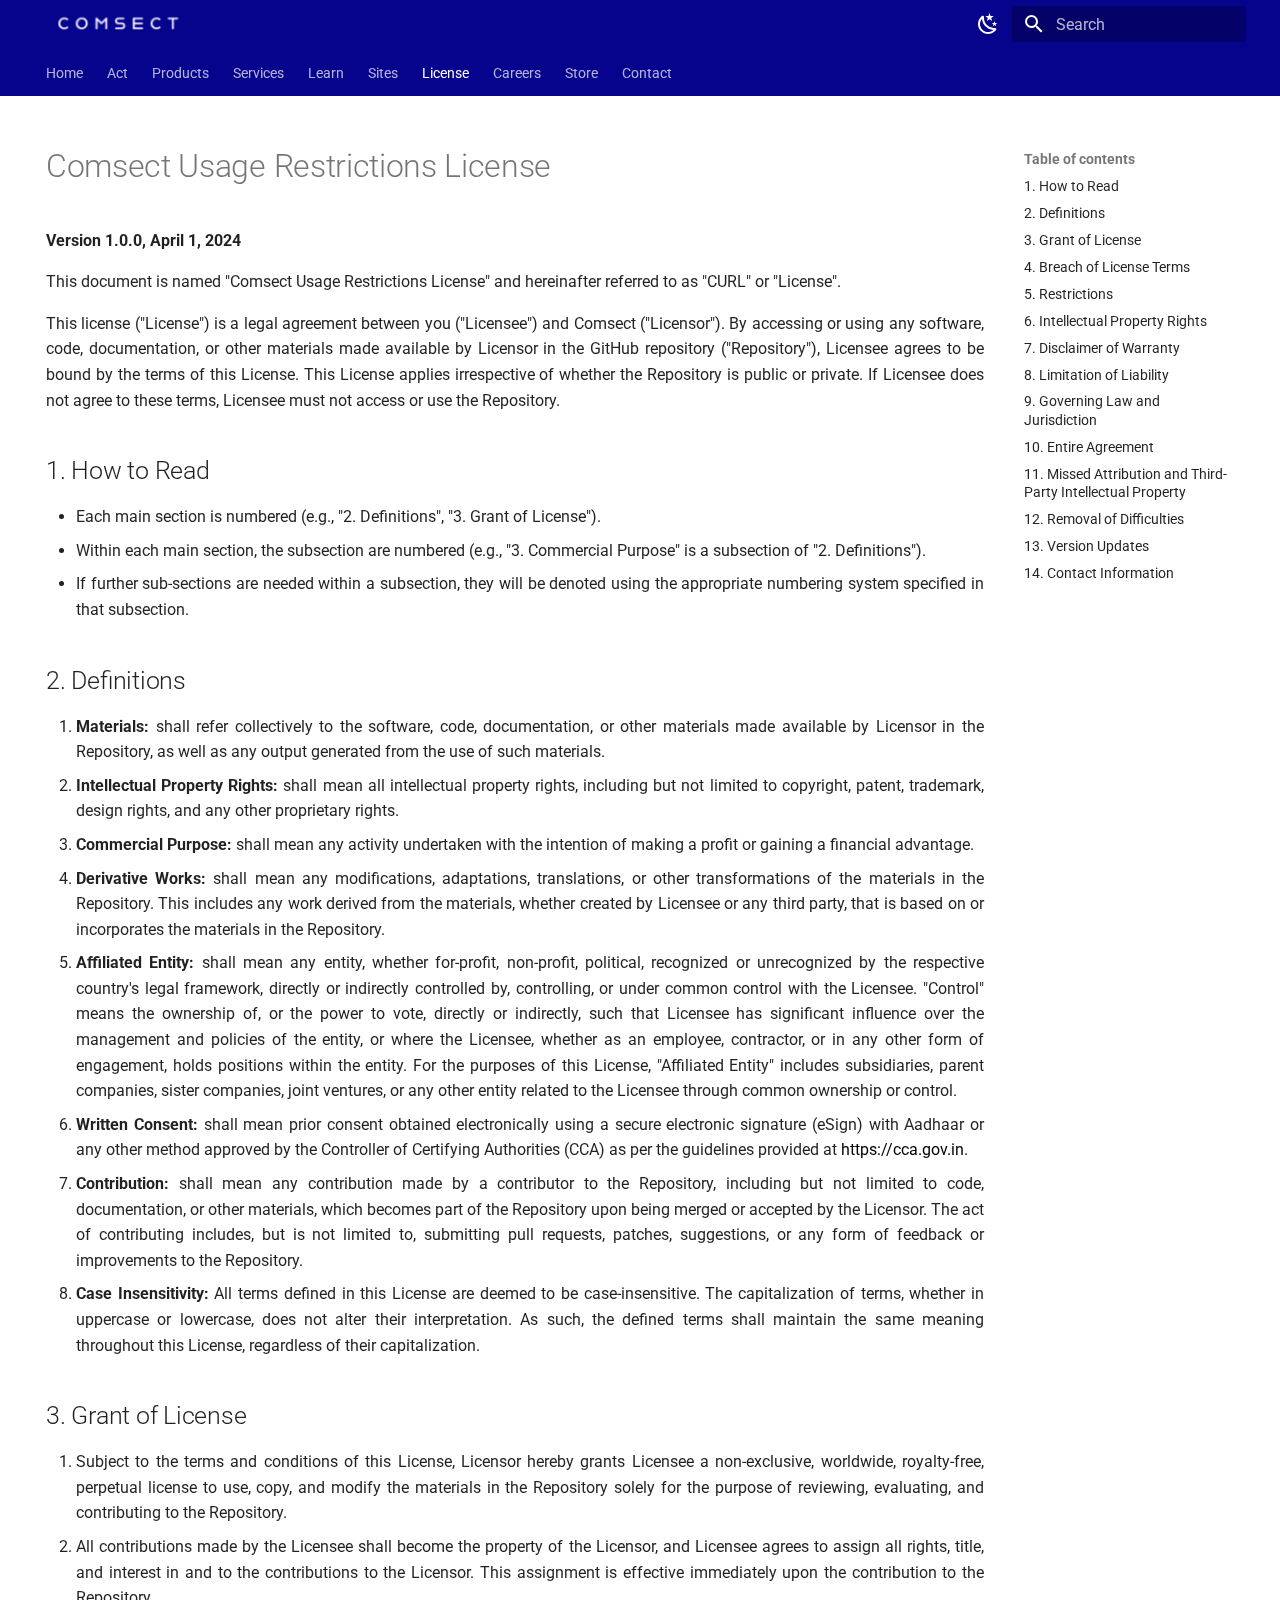
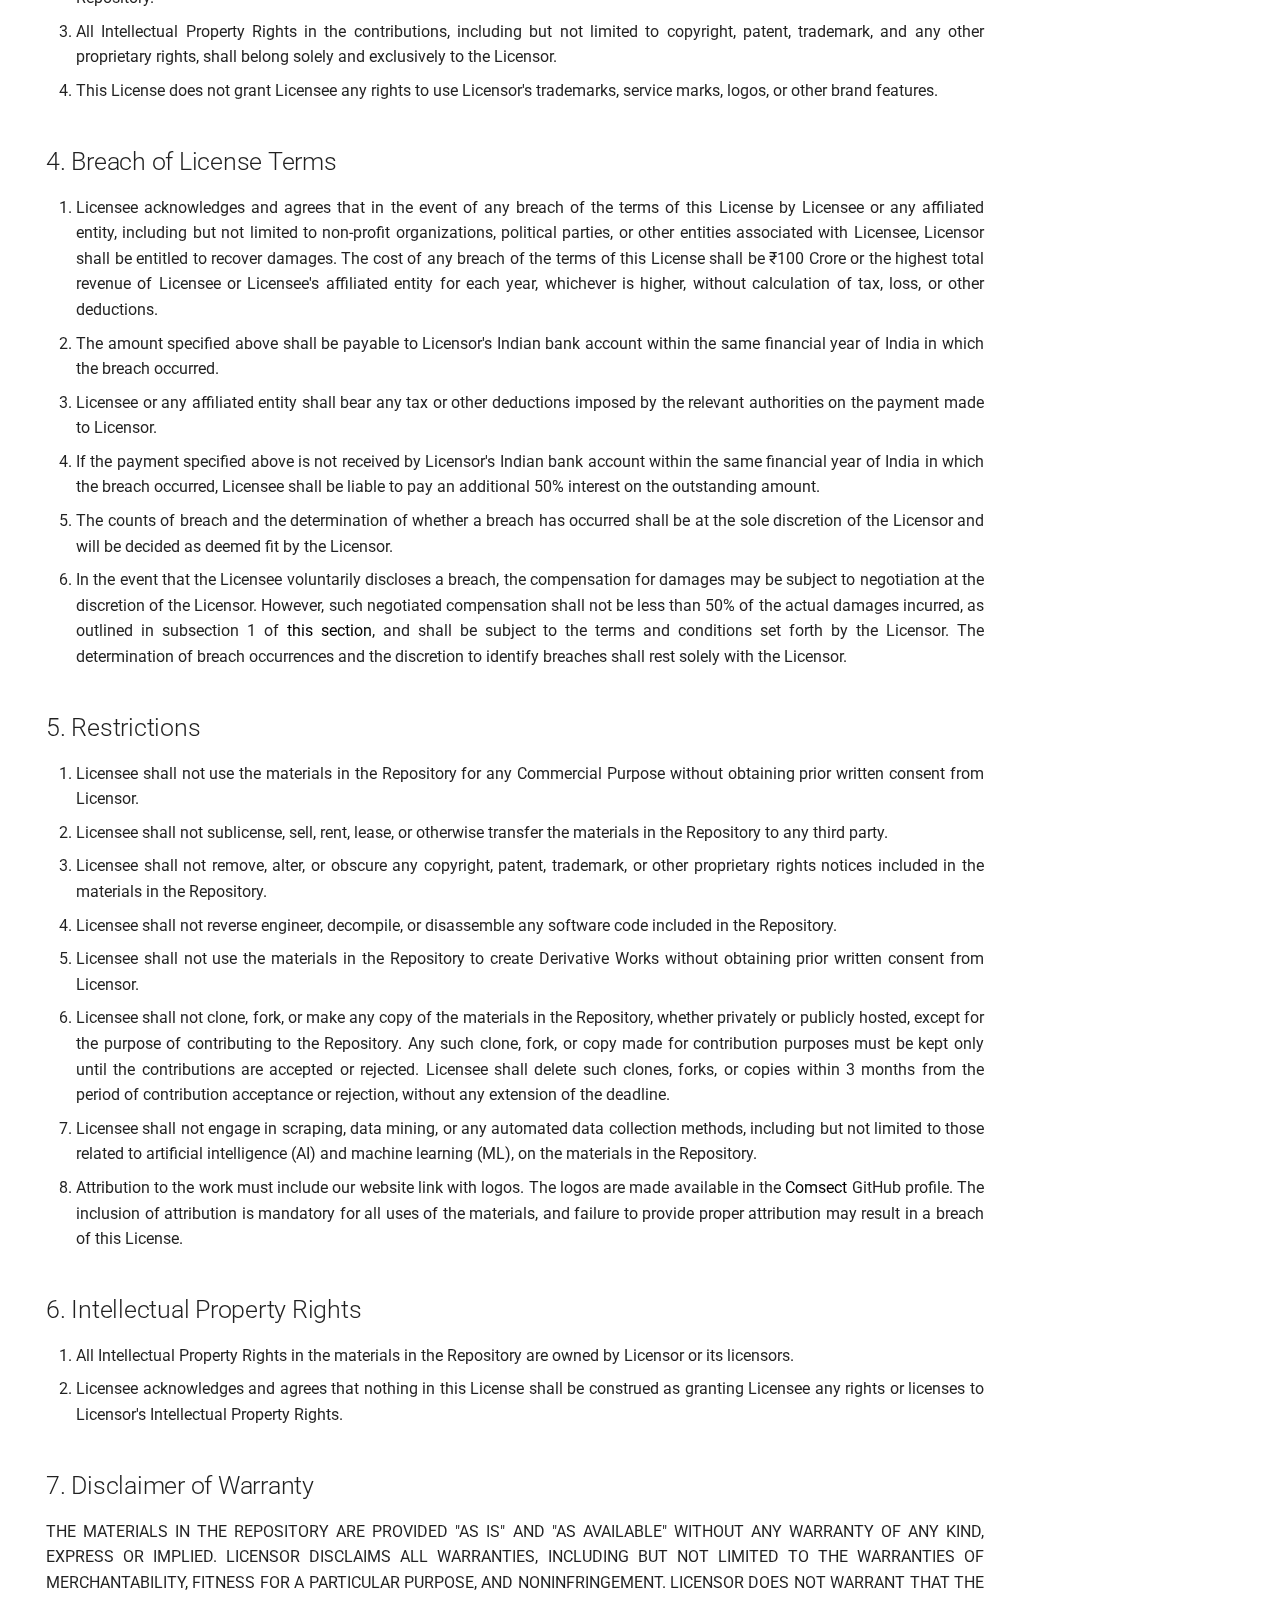
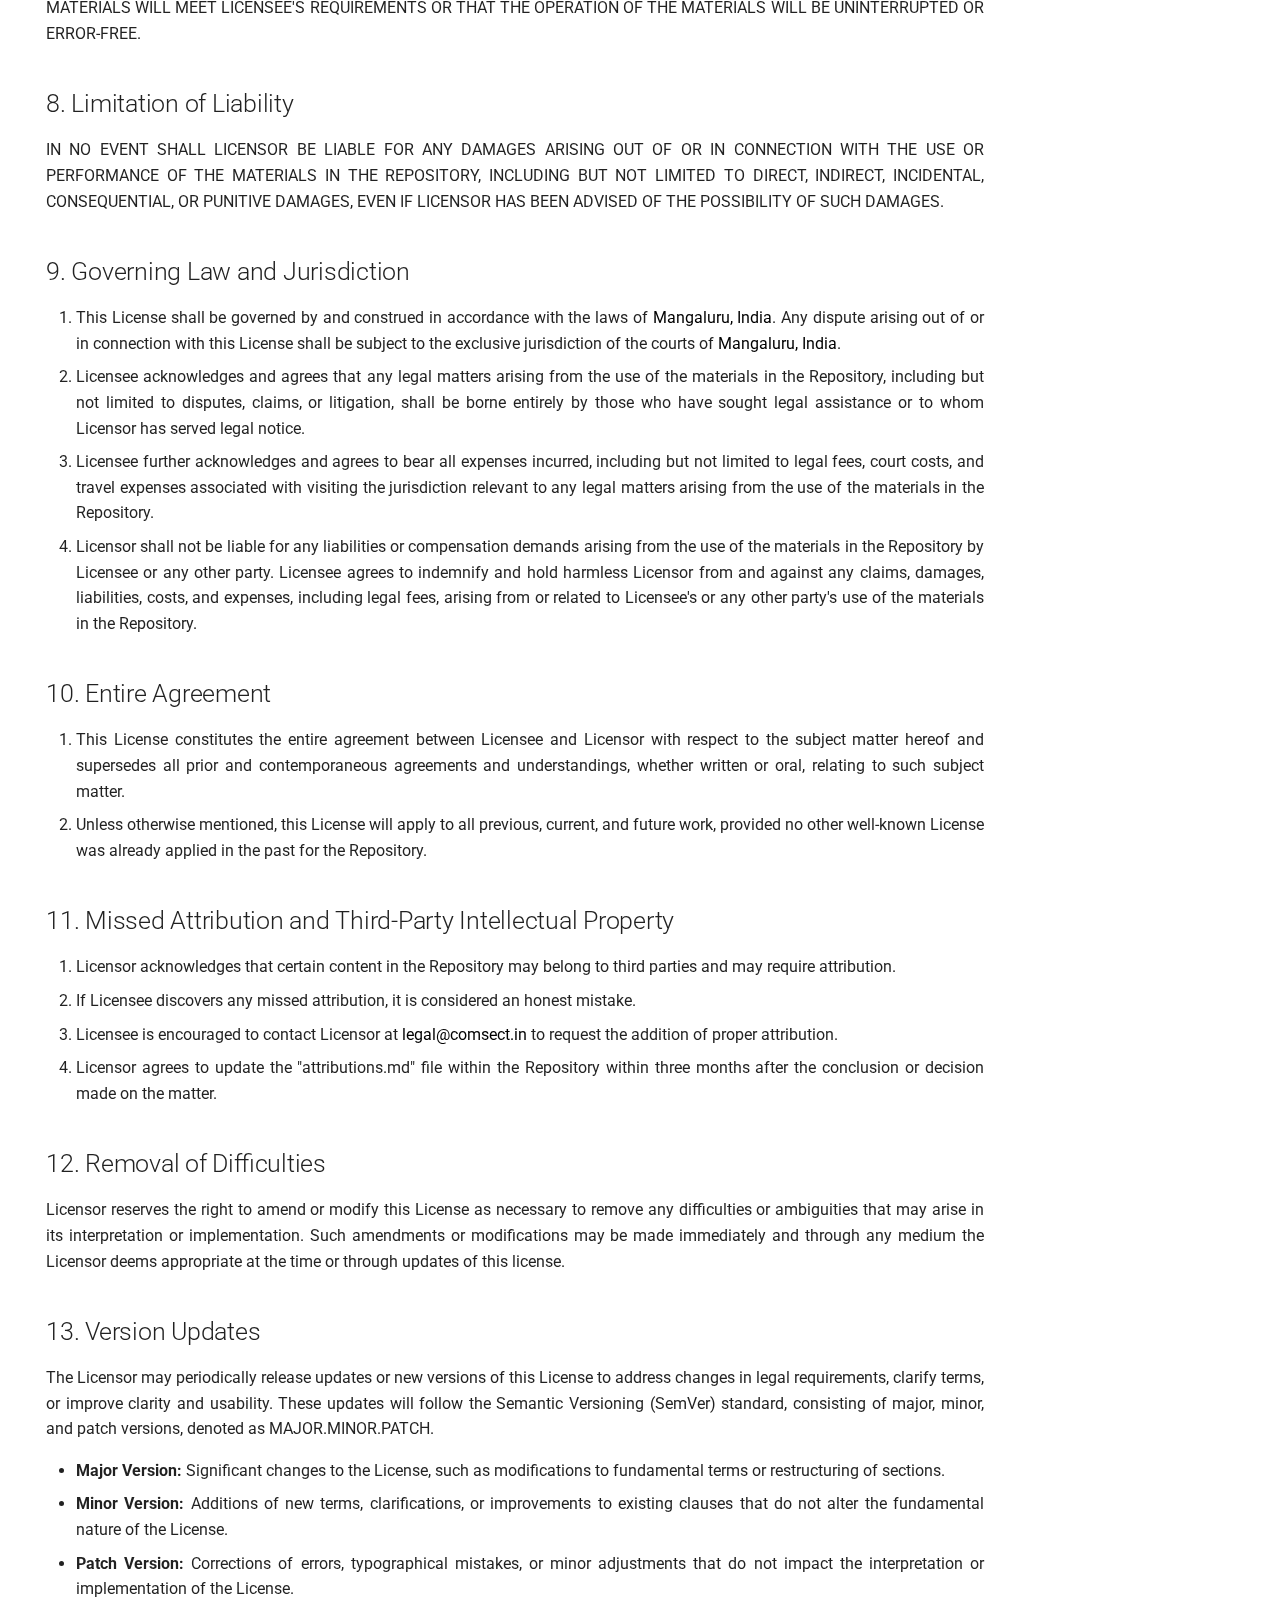
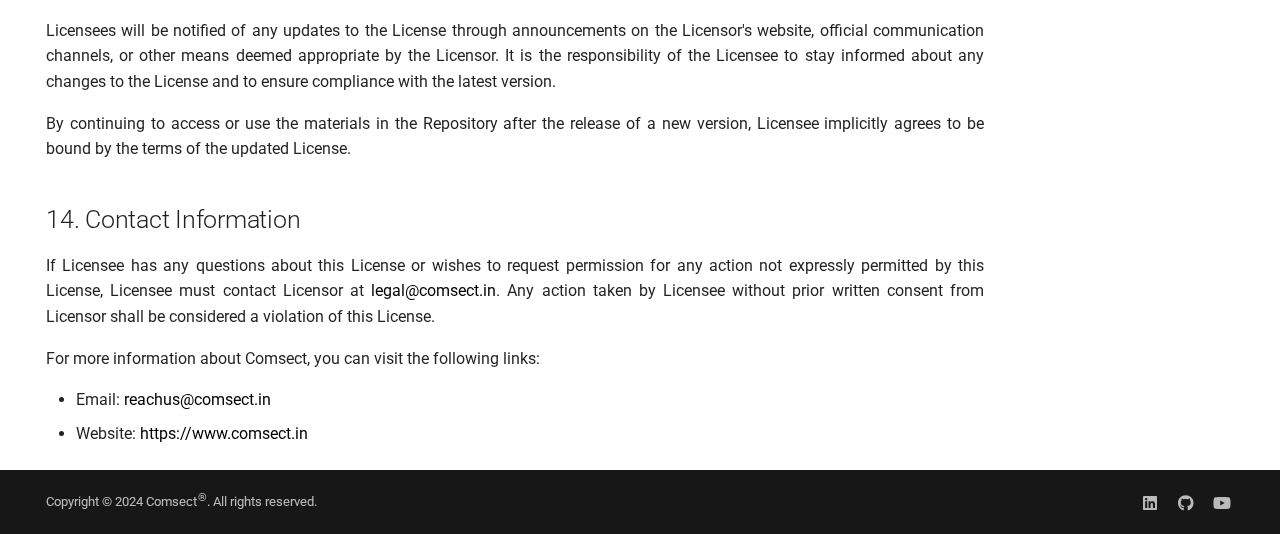
<file: license/index.html>
<!doctype html><html lang=en class=no-js> <head><meta charset=utf-8><meta name=viewport content="width=device-width,initial-scale=1"><meta name=description content="An end-to-end company secretory management platform."><meta name=author content=Comsect®><link href=https://www.comsect.in/license/ rel=canonical><link href=../sites/ rel=prev><link href=../careers/ rel=next><link rel=icon href=../assets/comsect-favicon.png><meta name=generator content="mkdocs-1.6.0, mkdocs-material-9.5.27"><title>License - Comsect</title><link rel=stylesheet href=../assets/stylesheets/main.6543a935.min.css><link rel=stylesheet href=../assets/stylesheets/palette.06af60db.min.css><link rel=preconnect href=https://fonts.gstatic.com crossorigin><link rel=stylesheet href="https://fonts.googleapis.com/css?family=Roboto:300,300i,400,400i,700,700i%7CRoboto+Mono:400,400i,700,700i&display=fallback"><style>:root{--md-text-font:"Roboto";--md-code-font:"Roboto Mono"}</style><link rel=stylesheet href=../stylesheets/extra.css><script>__md_scope=new URL("..",location),__md_hash=e=>[...e].reduce((e,_)=>(e<<5)-e+_.charCodeAt(0),0),__md_get=(e,_=localStorage,t=__md_scope)=>JSON.parse(_.getItem(t.pathname+"."+e)),__md_set=(e,_,t=localStorage,a=__md_scope)=>{try{t.setItem(a.pathname+"."+e,JSON.stringify(_))}catch(e){}}</script><meta property=og:type content=website><meta property=og:title content="License - Comsect"><meta property=og:description content="An end-to-end company secretory management platform."><meta property=og:image content=https://www.comsect.in/assets/images/social/license.png><meta property=og:image:type content=image/png><meta property=og:image:width content=1200><meta property=og:image:height content=630><meta content=https://www.comsect.in/license/ property=og:url><meta name=twitter:card content=summary_large_image><meta name=twitter:title content="License - Comsect"><meta name=twitter:description content="An end-to-end company secretory management platform."><meta name=twitter:image content=https://www.comsect.in/assets/images/social/license.png></head> <body dir=ltr data-md-color-scheme=default data-md-color-primary=light-blue data-md-color-accent=light-blue> <input class=md-toggle data-md-toggle=drawer type=checkbox id=__drawer autocomplete=off> <input class=md-toggle data-md-toggle=search type=checkbox id=__search autocomplete=off> <label class=md-overlay for=__drawer></label> <div data-md-component=skip> <a href=#comsect-usage-restrictions-license class=md-skip> Skip to content </a> </div> <div data-md-component=announce> </div> <header class=md-header data-md-component=header> <nav class="md-header__inner md-grid" aria-label=Header> <a href=.. title=Comsect class="md-header__button md-logo" aria-label=Comsect data-md-component=logo> <img src=../assets/comsect-logo.png alt=logo> </a> <label class="md-header__button md-icon" for=__drawer> <svg xmlns=http://www.w3.org/2000/svg viewbox="0 0 24 24"><path d="M3 6h18v2H3V6m0 5h18v2H3v-2m0 5h18v2H3v-2Z"/></svg> </label> <div class=md-header__title data-md-component=header-title> <div class=md-header__ellipsis> <div class=md-header__topic> <span class=md-ellipsis> Comsect </span> </div> <div class=md-header__topic data-md-component=header-topic> <span class=md-ellipsis> License </span> </div> </div> </div> <form class=md-header__option data-md-component=palette> <input class=md-option data-md-color-media="(prefers-color-scheme: light)" data-md-color-scheme=default data-md-color-primary=light-blue data-md-color-accent=light-blue aria-label="Switch to dark mode" type=radio name=__palette id=__palette_0> <label class="md-header__button md-icon" title="Switch to dark mode" for=__palette_1 hidden> <svg xmlns=http://www.w3.org/2000/svg viewbox="0 0 24 24"><path d="m17.75 4.09-2.53 1.94.91 3.06-2.63-1.81-2.63 1.81.91-3.06-2.53-1.94L12.44 4l1.06-3 1.06 3 3.19.09m3.5 6.91-1.64 1.25.59 1.98-1.7-1.17-1.7 1.17.59-1.98L15.75 11l2.06-.05L18.5 9l.69 1.95 2.06.05m-2.28 4.95c.83-.08 1.72 1.1 1.19 1.85-.32.45-.66.87-1.08 1.27C15.17 23 8.84 23 4.94 19.07c-3.91-3.9-3.91-10.24 0-14.14.4-.4.82-.76 1.27-1.08.75-.53 1.93.36 1.85 1.19-.27 2.86.69 5.83 2.89 8.02a9.96 9.96 0 0 0 8.02 2.89m-1.64 2.02a12.08 12.08 0 0 1-7.8-3.47c-2.17-2.19-3.33-5-3.49-7.82-2.81 3.14-2.7 7.96.31 10.98 3.02 3.01 7.84 3.12 10.98.31Z"/></svg> </label> <input class=md-option data-md-color-media="(prefers-color-scheme: dark)" data-md-color-scheme=slate data-md-color-primary=light-blue data-md-color-accent=light-blue aria-label="Switch to light mode" type=radio name=__palette id=__palette_1> <label class="md-header__button md-icon" title="Switch to light mode" for=__palette_0 hidden> <svg xmlns=http://www.w3.org/2000/svg viewbox="0 0 24 24"><path d="M12 7a5 5 0 0 1 5 5 5 5 0 0 1-5 5 5 5 0 0 1-5-5 5 5 0 0 1 5-5m0 2a3 3 0 0 0-3 3 3 3 0 0 0 3 3 3 3 0 0 0 3-3 3 3 0 0 0-3-3m0-7 2.39 3.42C13.65 5.15 12.84 5 12 5c-.84 0-1.65.15-2.39.42L12 2M3.34 7l4.16-.35A7.2 7.2 0 0 0 5.94 8.5c-.44.74-.69 1.5-.83 2.29L3.34 7m.02 10 1.76-3.77a7.131 7.131 0 0 0 2.38 4.14L3.36 17M20.65 7l-1.77 3.79a7.023 7.023 0 0 0-2.38-4.15l4.15.36m-.01 10-4.14.36c.59-.51 1.12-1.14 1.54-1.86.42-.73.69-1.5.83-2.29L20.64 17M12 22l-2.41-3.44c.74.27 1.55.44 2.41.44.82 0 1.63-.17 2.37-.44L12 22Z"/></svg> </label> </form> <script>var media,input,key,value,palette=__md_get("__palette");if(palette&&palette.color){"(prefers-color-scheme)"===palette.color.media&&(media=matchMedia("(prefers-color-scheme: light)"),input=document.querySelector(media.matches?"[data-md-color-media='(prefers-color-scheme: light)']":"[data-md-color-media='(prefers-color-scheme: dark)']"),palette.color.media=input.getAttribute("data-md-color-media"),palette.color.scheme=input.getAttribute("data-md-color-scheme"),palette.color.primary=input.getAttribute("data-md-color-primary"),palette.color.accent=input.getAttribute("data-md-color-accent"));for([key,value]of Object.entries(palette.color))document.body.setAttribute("data-md-color-"+key,value)}</script> <label class="md-header__button md-icon" for=__search> <svg xmlns=http://www.w3.org/2000/svg viewbox="0 0 24 24"><path d="M9.5 3A6.5 6.5 0 0 1 16 9.5c0 1.61-.59 3.09-1.56 4.23l.27.27h.79l5 5-1.5 1.5-5-5v-.79l-.27-.27A6.516 6.516 0 0 1 9.5 16 6.5 6.5 0 0 1 3 9.5 6.5 6.5 0 0 1 9.5 3m0 2C7 5 5 7 5 9.5S7 14 9.5 14 14 12 14 9.5 12 5 9.5 5Z"/></svg> </label> <div class=md-search data-md-component=search role=dialog> <label class=md-search__overlay for=__search></label> <div class=md-search__inner role=search> <form class=md-search__form name=search> <input type=text class=md-search__input name=query aria-label=Search placeholder=Search autocapitalize=off autocorrect=off autocomplete=off spellcheck=false data-md-component=search-query required> <label class="md-search__icon md-icon" for=__search> <svg xmlns=http://www.w3.org/2000/svg viewbox="0 0 24 24"><path d="M9.5 3A6.5 6.5 0 0 1 16 9.5c0 1.61-.59 3.09-1.56 4.23l.27.27h.79l5 5-1.5 1.5-5-5v-.79l-.27-.27A6.516 6.516 0 0 1 9.5 16 6.5 6.5 0 0 1 3 9.5 6.5 6.5 0 0 1 9.5 3m0 2C7 5 5 7 5 9.5S7 14 9.5 14 14 12 14 9.5 12 5 9.5 5Z"/></svg> <svg xmlns=http://www.w3.org/2000/svg viewbox="0 0 24 24"><path d="M20 11v2H8l5.5 5.5-1.42 1.42L4.16 12l7.92-7.92L13.5 5.5 8 11h12Z"/></svg> </label> <nav class=md-search__options aria-label=Search> <button type=reset class="md-search__icon md-icon" title=Clear aria-label=Clear tabindex=-1> <svg xmlns=http://www.w3.org/2000/svg viewbox="0 0 24 24"><path d="M19 6.41 17.59 5 12 10.59 6.41 5 5 6.41 10.59 12 5 17.59 6.41 19 12 13.41 17.59 19 19 17.59 13.41 12 19 6.41Z"/></svg> </button> </nav> </form> <div class=md-search__output> <div class=md-search__scrollwrap tabindex=0 data-md-scrollfix> <div class=md-search-result data-md-component=search-result> <div class=md-search-result__meta> Initializing search </div> <ol class=md-search-result__list role=presentation></ol> </div> </div> </div> </div> </div> </nav> </header> <div class=md-container data-md-component=container> <nav class=md-tabs aria-label=Tabs data-md-component=tabs> <div class=md-grid> <ul class=md-tabs__list> <li class=md-tabs__item> <a href=.. class=md-tabs__link> Home </a> </li> <li class=md-tabs__item> <a href=../act/ class=md-tabs__link> Act </a> </li> <li class=md-tabs__item> <a href=../products/ class=md-tabs__link> Products </a> </li> <li class=md-tabs__item> <a href=../services/ class=md-tabs__link> Services </a> </li> <li class=md-tabs__item> <a href=../learn/ class=md-tabs__link> Learn </a> </li> <li class=md-tabs__item> <a href=../sites/ class=md-tabs__link> Sites </a> </li> <li class="md-tabs__item md-tabs__item--active"> <a href=./ class=md-tabs__link> License </a> </li> <li class=md-tabs__item> <a href=../careers/ class=md-tabs__link> Careers </a> </li> <li class=md-tabs__item> <a href=../store/ class=md-tabs__link> Store </a> </li> <li class=md-tabs__item> <a href=../contact/ class=md-tabs__link> Contact </a> </li> </ul> </div> </nav> <main class=md-main data-md-component=main> <div class="md-main__inner md-grid"> <div class="md-sidebar md-sidebar--primary" data-md-component=sidebar data-md-type=navigation hidden> <div class=md-sidebar__scrollwrap> <div class=md-sidebar__inner> <nav class="md-nav md-nav--primary md-nav--lifted" aria-label=Navigation data-md-level=0> <label class=md-nav__title for=__drawer> <a href=.. title=Comsect class="md-nav__button md-logo" aria-label=Comsect data-md-component=logo> <img src=../assets/comsect-logo.png alt=logo> </a> Comsect </label> <ul class=md-nav__list data-md-scrollfix> <li class=md-nav__item> <a href=.. class=md-nav__link> <span class=md-ellipsis> Home </span> </a> </li> <li class=md-nav__item> <a href=../act/ class=md-nav__link> <span class=md-ellipsis> Act </span> </a> </li> <li class=md-nav__item> <a href=../products/ class=md-nav__link> <span class=md-ellipsis> Products </span> </a> </li> <li class=md-nav__item> <a href=../services/ class=md-nav__link> <span class=md-ellipsis> Services </span> </a> </li> <li class=md-nav__item> <a href=../learn/ class=md-nav__link> <span class=md-ellipsis> Learn </span> </a> </li> <li class=md-nav__item> <a href=../sites/ class=md-nav__link> <span class=md-ellipsis> Sites </span> </a> </li> <li class="md-nav__item md-nav__item--active"> <input class="md-nav__toggle md-toggle" type=checkbox id=__toc> <label class="md-nav__link md-nav__link--active" for=__toc> <span class=md-ellipsis> License </span> <span class="md-nav__icon md-icon"></span> </label> <a href=./ class="md-nav__link md-nav__link--active"> <span class=md-ellipsis> License </span> </a> <nav class="md-nav md-nav--secondary" aria-label="Table of contents"> <label class=md-nav__title for=__toc> <span class="md-nav__icon md-icon"></span> Table of contents </label> <ul class=md-nav__list data-md-component=toc data-md-scrollfix> <li class=md-nav__item> <a href=#1-how-to-read class=md-nav__link> <span class=md-ellipsis> 1. How to Read </span> </a> </li> <li class=md-nav__item> <a href=#2-definitions class=md-nav__link> <span class=md-ellipsis> 2. Definitions </span> </a> </li> <li class=md-nav__item> <a href=#3-grant-of-license class=md-nav__link> <span class=md-ellipsis> 3. Grant of License </span> </a> </li> <li class=md-nav__item> <a href=#4-breach-of-license-terms class=md-nav__link> <span class=md-ellipsis> 4. Breach of License Terms </span> </a> </li> <li class=md-nav__item> <a href=#5-restrictions class=md-nav__link> <span class=md-ellipsis> 5. Restrictions </span> </a> </li> <li class=md-nav__item> <a href=#6-intellectual-property-rights class=md-nav__link> <span class=md-ellipsis> 6. Intellectual Property Rights </span> </a> </li> <li class=md-nav__item> <a href=#7-disclaimer-of-warranty class=md-nav__link> <span class=md-ellipsis> 7. Disclaimer of Warranty </span> </a> </li> <li class=md-nav__item> <a href=#8-limitation-of-liability class=md-nav__link> <span class=md-ellipsis> 8. Limitation of Liability </span> </a> </li> <li class=md-nav__item> <a href=#9-governing-law-and-jurisdiction class=md-nav__link> <span class=md-ellipsis> 9. Governing Law and Jurisdiction </span> </a> </li> <li class=md-nav__item> <a href=#10-entire-agreement class=md-nav__link> <span class=md-ellipsis> 10. Entire Agreement </span> </a> </li> <li class=md-nav__item> <a href=#11-missed-attribution-and-third-party-intellectual-property class=md-nav__link> <span class=md-ellipsis> 11. Missed Attribution and Third-Party Intellectual Property </span> </a> </li> <li class=md-nav__item> <a href=#12-removal-of-difficulties class=md-nav__link> <span class=md-ellipsis> 12. Removal of Difficulties </span> </a> </li> <li class=md-nav__item> <a href=#13-version-updates class=md-nav__link> <span class=md-ellipsis> 13. Version Updates </span> </a> </li> <li class=md-nav__item> <a href=#14-contact-information class=md-nav__link> <span class=md-ellipsis> 14. Contact Information </span> </a> </li> </ul> </nav> </li> <li class=md-nav__item> <a href=../careers/ class=md-nav__link> <span class=md-ellipsis> Careers </span> </a> </li> <li class=md-nav__item> <a href=../store/ class=md-nav__link> <span class=md-ellipsis> Store </span> </a> </li> <li class=md-nav__item> <a href=../contact/ class=md-nav__link> <span class=md-ellipsis> Contact </span> </a> </li> </ul> </nav> </div> </div> </div> <div class="md-sidebar md-sidebar--secondary" data-md-component=sidebar data-md-type=toc> <div class=md-sidebar__scrollwrap> <div class=md-sidebar__inner> <nav class="md-nav md-nav--secondary" aria-label="Table of contents"> <label class=md-nav__title for=__toc> <span class="md-nav__icon md-icon"></span> Table of contents </label> <ul class=md-nav__list data-md-component=toc data-md-scrollfix> <li class=md-nav__item> <a href=#1-how-to-read class=md-nav__link> <span class=md-ellipsis> 1. How to Read </span> </a> </li> <li class=md-nav__item> <a href=#2-definitions class=md-nav__link> <span class=md-ellipsis> 2. Definitions </span> </a> </li> <li class=md-nav__item> <a href=#3-grant-of-license class=md-nav__link> <span class=md-ellipsis> 3. Grant of License </span> </a> </li> <li class=md-nav__item> <a href=#4-breach-of-license-terms class=md-nav__link> <span class=md-ellipsis> 4. Breach of License Terms </span> </a> </li> <li class=md-nav__item> <a href=#5-restrictions class=md-nav__link> <span class=md-ellipsis> 5. Restrictions </span> </a> </li> <li class=md-nav__item> <a href=#6-intellectual-property-rights class=md-nav__link> <span class=md-ellipsis> 6. Intellectual Property Rights </span> </a> </li> <li class=md-nav__item> <a href=#7-disclaimer-of-warranty class=md-nav__link> <span class=md-ellipsis> 7. Disclaimer of Warranty </span> </a> </li> <li class=md-nav__item> <a href=#8-limitation-of-liability class=md-nav__link> <span class=md-ellipsis> 8. Limitation of Liability </span> </a> </li> <li class=md-nav__item> <a href=#9-governing-law-and-jurisdiction class=md-nav__link> <span class=md-ellipsis> 9. Governing Law and Jurisdiction </span> </a> </li> <li class=md-nav__item> <a href=#10-entire-agreement class=md-nav__link> <span class=md-ellipsis> 10. Entire Agreement </span> </a> </li> <li class=md-nav__item> <a href=#11-missed-attribution-and-third-party-intellectual-property class=md-nav__link> <span class=md-ellipsis> 11. Missed Attribution and Third-Party Intellectual Property </span> </a> </li> <li class=md-nav__item> <a href=#12-removal-of-difficulties class=md-nav__link> <span class=md-ellipsis> 12. Removal of Difficulties </span> </a> </li> <li class=md-nav__item> <a href=#13-version-updates class=md-nav__link> <span class=md-ellipsis> 13. Version Updates </span> </a> </li> <li class=md-nav__item> <a href=#14-contact-information class=md-nav__link> <span class=md-ellipsis> 14. Contact Information </span> </a> </li> </ul> </nav> </div> </div> </div> <div class=md-content data-md-component=content> <article class="md-content__inner md-typeset"> <h1 id=comsect-usage-restrictions-license>Comsect Usage Restrictions License</h1> <p><strong>Version 1.0.0, April 1, 2024</strong></p> <p>This document is named "Comsect Usage Restrictions License" and hereinafter referred to as "CURL" or "License".</p> <p>This license ("License") is a legal agreement between you ("Licensee") and Comsect ("Licensor"). By accessing or using any software, code, documentation, or other materials made available by Licensor in the GitHub repository ("Repository"), Licensee agrees to be bound by the terms of this License. This License applies irrespective of whether the Repository is public or private. If Licensee does not agree to these terms, Licensee must not access or use the Repository.</p> <h2 id=1-how-to-read>1. How to Read</h2> <ul> <li>Each main section is numbered (e.g., "2. Definitions", "3. Grant of License").</li> <li>Within each main section, the subsection are numbered (e.g., "3. Commercial Purpose" is a subsection of "2. Definitions").</li> <li>If further sub-sections are needed within a subsection, they will be denoted using the appropriate numbering system specified in that subsection.</li> </ul> <h2 id=2-definitions>2. Definitions</h2> <ol> <li><strong>Materials:</strong> shall refer collectively to the software, code, documentation, or other materials made available by Licensor in the Repository, as well as any output generated from the use of such materials.</li> <li><strong>Intellectual Property Rights:</strong> shall mean all intellectual property rights, including but not limited to copyright, patent, trademark, design rights, and any other proprietary rights.</li> <li><strong>Commercial Purpose:</strong> shall mean any activity undertaken with the intention of making a profit or gaining a financial advantage.</li> <li><strong>Derivative Works:</strong> shall mean any modifications, adaptations, translations, or other transformations of the materials in the Repository. This includes any work derived from the materials, whether created by Licensee or any third party, that is based on or incorporates the materials in the Repository.</li> <li><strong>Affiliated Entity:</strong> shall mean any entity, whether for-profit, non-profit, political, recognized or unrecognized by the respective country's legal framework, directly or indirectly controlled by, controlling, or under common control with the Licensee. "Control" means the ownership of, or the power to vote, directly or indirectly, such that Licensee has significant influence over the management and policies of the entity, or where the Licensee, whether as an employee, contractor, or in any other form of engagement, holds positions within the entity. For the purposes of this License, "Affiliated Entity" includes subsidiaries, parent companies, sister companies, joint ventures, or any other entity related to the Licensee through common ownership or control.</li> <li><strong>Written Consent:</strong> shall mean prior consent obtained electronically using a secure electronic signature (eSign) with Aadhaar or any other method approved by the Controller of Certifying Authorities (CCA) as per the guidelines provided at <a href=https://cca.gov.in>https://cca.gov.in</a>.</li> <li><strong>Contribution:</strong> shall mean any contribution made by a contributor to the Repository, including but not limited to code, documentation, or other materials, which becomes part of the Repository upon being merged or accepted by the Licensor. The act of contributing includes, but is not limited to, submitting pull requests, patches, suggestions, or any form of feedback or improvements to the Repository.</li> <li><strong>Case Insensitivity:</strong> All terms defined in this License are deemed to be case-insensitive. The capitalization of terms, whether in uppercase or lowercase, does not alter their interpretation. As such, the defined terms shall maintain the same meaning throughout this License, regardless of their capitalization.</li> </ol> <h2 id=3-grant-of-license>3. Grant of License</h2> <ol> <li>Subject to the terms and conditions of this License, Licensor hereby grants Licensee a non-exclusive, worldwide, royalty-free, perpetual license to use, copy, and modify the materials in the Repository solely for the purpose of reviewing, evaluating, and contributing to the Repository.</li> <li>All contributions made by the Licensee shall become the property of the Licensor, and Licensee agrees to assign all rights, title, and interest in and to the contributions to the Licensor. This assignment is effective immediately upon the contribution to the Repository.</li> <li>All Intellectual Property Rights in the contributions, including but not limited to copyright, patent, trademark, and any other proprietary rights, shall belong solely and exclusively to the Licensor.</li> <li>This License does not grant Licensee any rights to use Licensor's trademarks, service marks, logos, or other brand features.</li> </ol> <h2 id=4-breach-of-license-terms>4. Breach of License Terms</h2> <ol> <li>Licensee acknowledges and agrees that in the event of any breach of the terms of this License by Licensee or any affiliated entity, including but not limited to non-profit organizations, political parties, or other entities associated with Licensee, Licensor shall be entitled to recover damages. The cost of any breach of the terms of this License shall be ₹100 Crore or the highest total revenue of Licensee or Licensee's affiliated entity for each year, whichever is higher, without calculation of tax, loss, or other deductions.</li> <li>The amount specified above shall be payable to Licensor's Indian bank account within the same financial year of India in which the breach occurred.</li> <li>Licensee or any affiliated entity shall bear any tax or other deductions imposed by the relevant authorities on the payment made to Licensor.</li> <li>If the payment specified above is not received by Licensor's Indian bank account within the same financial year of India in which the breach occurred, Licensee shall be liable to pay an additional 50% interest on the outstanding amount.</li> <li>The counts of breach and the determination of whether a breach has occurred shall be at the sole discretion of the Licensor and will be decided as deemed fit by the Licensor.</li> <li>In the event that the Licensee voluntarily discloses a breach, the compensation for damages may be subject to negotiation at the discretion of the Licensor. However, such negotiated compensation shall not be less than 50% of the actual damages incurred, as outlined in subsection 1 of <a href=#4-breach-of-license-terms>this section</a>, and shall be subject to the terms and conditions set forth by the Licensor. The determination of breach occurrences and the discretion to identify breaches shall rest solely with the Licensor.</li> </ol> <h2 id=5-restrictions>5. Restrictions</h2> <ol> <li>Licensee shall not use the materials in the Repository for any Commercial Purpose without obtaining prior written consent from Licensor.</li> <li>Licensee shall not sublicense, sell, rent, lease, or otherwise transfer the materials in the Repository to any third party.</li> <li>Licensee shall not remove, alter, or obscure any copyright, patent, trademark, or other proprietary rights notices included in the materials in the Repository.</li> <li>Licensee shall not reverse engineer, decompile, or disassemble any software code included in the Repository.</li> <li>Licensee shall not use the materials in the Repository to create Derivative Works without obtaining prior written consent from Licensor.</li> <li>Licensee shall not clone, fork, or make any copy of the materials in the Repository, whether privately or publicly hosted, except for the purpose of contributing to the Repository. Any such clone, fork, or copy made for contribution purposes must be kept only until the contributions are accepted or rejected. Licensee shall delete such clones, forks, or copies within 3 months from the period of contribution acceptance or rejection, without any extension of the deadline.</li> <li>Licensee shall not engage in scraping, data mining, or any automated data collection methods, including but not limited to those related to artificial intelligence (AI) and machine learning (ML), on the materials in the Repository.</li> <li>Attribution to the work must include our website link with logos. The logos are made available in the <a href=https://github.com/comsect>Comsect</a> GitHub profile. The inclusion of attribution is mandatory for all uses of the materials, and failure to provide proper attribution may result in a breach of this License.</li> </ol> <h2 id=6-intellectual-property-rights>6. Intellectual Property Rights</h2> <ol> <li>All Intellectual Property Rights in the materials in the Repository are owned by Licensor or its licensors.</li> <li>Licensee acknowledges and agrees that nothing in this License shall be construed as granting Licensee any rights or licenses to Licensor's Intellectual Property Rights.</li> </ol> <h2 id=7-disclaimer-of-warranty>7. Disclaimer of Warranty</h2> <p>THE MATERIALS IN THE REPOSITORY ARE PROVIDED "AS IS" AND "AS AVAILABLE" WITHOUT ANY WARRANTY OF ANY KIND, EXPRESS OR IMPLIED. LICENSOR DISCLAIMS ALL WARRANTIES, INCLUDING BUT NOT LIMITED TO THE WARRANTIES OF MERCHANTABILITY, FITNESS FOR A PARTICULAR PURPOSE, AND NONINFRINGEMENT. LICENSOR DOES NOT WARRANT THAT THE MATERIALS WILL MEET LICENSEE'S REQUIREMENTS OR THAT THE OPERATION OF THE MATERIALS WILL BE UNINTERRUPTED OR ERROR-FREE.</p> <h2 id=8-limitation-of-liability>8. Limitation of Liability</h2> <p>IN NO EVENT SHALL LICENSOR BE LIABLE FOR ANY DAMAGES ARISING OUT OF OR IN CONNECTION WITH THE USE OR PERFORMANCE OF THE MATERIALS IN THE REPOSITORY, INCLUDING BUT NOT LIMITED TO DIRECT, INDIRECT, INCIDENTAL, CONSEQUENTIAL, OR PUNITIVE DAMAGES, EVEN IF LICENSOR HAS BEEN ADVISED OF THE POSSIBILITY OF SUCH DAMAGES.</p> <h2 id=9-governing-law-and-jurisdiction>9. Governing Law and Jurisdiction</h2> <ol> <li>This License shall be governed by and construed in accordance with the laws of <a href=https://www.mappls.com/v9fmrc target=_blank>Mangaluru, India</a>. Any dispute arising out of or in connection with this License shall be subject to the exclusive jurisdiction of the courts of <a href=https://www.mappls.com/v9fmrc target=_blank>Mangaluru, India</a>.</li> <li>Licensee acknowledges and agrees that any legal matters arising from the use of the materials in the Repository, including but not limited to disputes, claims, or litigation, shall be borne entirely by those who have sought legal assistance or to whom Licensor has served legal notice.</li> <li>Licensee further acknowledges and agrees to bear all expenses incurred, including but not limited to legal fees, court costs, and travel expenses associated with visiting the jurisdiction relevant to any legal matters arising from the use of the materials in the Repository.</li> <li>Licensor shall not be liable for any liabilities or compensation demands arising from the use of the materials in the Repository by Licensee or any other party. Licensee agrees to indemnify and hold harmless Licensor from and against any claims, damages, liabilities, costs, and expenses, including legal fees, arising from or related to Licensee's or any other party's use of the materials in the Repository.</li> </ol> <h2 id=10-entire-agreement>10. Entire Agreement</h2> <ol> <li>This License constitutes the entire agreement between Licensee and Licensor with respect to the subject matter hereof and supersedes all prior and contemporaneous agreements and understandings, whether written or oral, relating to such subject matter.</li> <li>Unless otherwise mentioned, this License will apply to all previous, current, and future work, provided no other well-known License was already applied in the past for the Repository.</li> </ol> <h2 id=11-missed-attribution-and-third-party-intellectual-property>11. Missed Attribution and Third-Party Intellectual Property</h2> <ol> <li>Licensor acknowledges that certain content in the Repository may belong to third parties and may require attribution.</li> <li>If Licensee discovers any missed attribution, it is considered an honest mistake.</li> <li>Licensee is encouraged to contact Licensor at <a href=mailto:legal@comsect.in>legal@comsect.in</a> to request the addition of proper attribution.</li> <li>Licensor agrees to update the "attributions.md" file within the Repository within three months after the conclusion or decision made on the matter.</li> </ol> <h2 id=12-removal-of-difficulties>12. Removal of Difficulties</h2> <p>Licensor reserves the right to amend or modify this License as necessary to remove any difficulties or ambiguities that may arise in its interpretation or implementation. Such amendments or modifications may be made immediately and through any medium the Licensor deems appropriate at the time or through updates of this license.</p> <h2 id=13-version-updates>13. Version Updates</h2> <p>The Licensor may periodically release updates or new versions of this License to address changes in legal requirements, clarify terms, or improve clarity and usability. These updates will follow the Semantic Versioning (SemVer) standard, consisting of major, minor, and patch versions, denoted as MAJOR.MINOR.PATCH.</p> <ul> <li><strong>Major Version:</strong> Significant changes to the License, such as modifications to fundamental terms or restructuring of sections.</li> <li><strong>Minor Version:</strong> Additions of new terms, clarifications, or improvements to existing clauses that do not alter the fundamental nature of the License.</li> <li><strong>Patch Version:</strong> Corrections of errors, typographical mistakes, or minor adjustments that do not impact the interpretation or implementation of the License.</li> </ul> <p>Licensees will be notified of any updates to the License through announcements on the Licensor's website, official communication channels, or other means deemed appropriate by the Licensor. It is the responsibility of the Licensee to stay informed about any changes to the License and to ensure compliance with the latest version.</p> <p>By continuing to access or use the materials in the Repository after the release of a new version, Licensee implicitly agrees to be bound by the terms of the updated License.</p> <h2 id=14-contact-information>14. Contact Information</h2> <p>If Licensee has any questions about this License or wishes to request permission for any action not expressly permitted by this License, Licensee must contact Licensor at <a href=mailto:legal@comsect.in>legal@comsect.in</a>. Any action taken by Licensee without prior written consent from Licensor shall be considered a violation of this License.</p> <p>For more information about Comsect, you can visit the following links:</p> <ul> <li>Email: <a href=mailto:reachus@comsect.in>reachus@comsect.in</a></li> <li>Website: <a href=https://www.comsect.in>https://www.comsect.in</a></li> </ul> </article> </div> <script>var target=document.getElementById(location.hash.slice(1));target&&target.name&&(target.checked=target.name.startsWith("__tabbed_"))</script> </div> </main> <footer class=md-footer> <div class="md-footer-meta md-typeset"> <div class="md-footer-meta__inner md-grid"> <div class=md-copyright> <div class=md-copyright__highlight> Copyright &copy 2024 <a href=https://www.github.com/comsect>Comsect<sup>&reg;</sup></a>. All rights reserved. </div> </div> <div class=md-social> <a href=https://linkedin.com/company/comsect target=_blank rel=noopener title="Comsect&reg; on LinkedIn" class=md-social__link> <svg xmlns=http://www.w3.org/2000/svg viewbox="0 0 448 512"><!-- Font Awesome Free 6.5.2 by @fontawesome - https://fontawesome.com License - https://fontawesome.com/license/free (Icons: CC BY 4.0, Fonts: SIL OFL 1.1, Code: MIT License) Copyright 2024 Fonticons, Inc.--><path d="M416 32H31.9C14.3 32 0 46.5 0 64.3v383.4C0 465.5 14.3 480 31.9 480H416c17.6 0 32-14.5 32-32.3V64.3c0-17.8-14.4-32.3-32-32.3zM135.4 416H69V202.2h66.5V416zm-33.2-243c-21.3 0-38.5-17.3-38.5-38.5S80.9 96 102.2 96c21.2 0 38.5 17.3 38.5 38.5 0 21.3-17.2 38.5-38.5 38.5zm282.1 243h-66.4V312c0-24.8-.5-56.7-34.5-56.7-34.6 0-39.9 27-39.9 54.9V416h-66.4V202.2h63.7v29.2h.9c8.9-16.8 30.6-34.5 62.9-34.5 67.2 0 79.7 44.3 79.7 101.9V416z"/></svg> </a> <a href=https://github.com/comsect target=_blank rel=noopener title="Comsect&reg; on GitHub" class=md-social__link> <svg xmlns=http://www.w3.org/2000/svg viewbox="0 0 496 512"><!-- Font Awesome Free 6.5.2 by @fontawesome - https://fontawesome.com License - https://fontawesome.com/license/free (Icons: CC BY 4.0, Fonts: SIL OFL 1.1, Code: MIT License) Copyright 2024 Fonticons, Inc.--><path d="M165.9 397.4c0 2-2.3 3.6-5.2 3.6-3.3.3-5.6-1.3-5.6-3.6 0-2 2.3-3.6 5.2-3.6 3-.3 5.6 1.3 5.6 3.6zm-31.1-4.5c-.7 2 1.3 4.3 4.3 4.9 2.6 1 5.6 0 6.2-2s-1.3-4.3-4.3-5.2c-2.6-.7-5.5.3-6.2 2.3zm44.2-1.7c-2.9.7-4.9 2.6-4.6 4.9.3 2 2.9 3.3 5.9 2.6 2.9-.7 4.9-2.6 4.6-4.6-.3-1.9-3-3.2-5.9-2.9zM244.8 8C106.1 8 0 113.3 0 252c0 110.9 69.8 205.8 169.5 239.2 12.8 2.3 17.3-5.6 17.3-12.1 0-6.2-.3-40.4-.3-61.4 0 0-70 15-84.7-29.8 0 0-11.4-29.1-27.8-36.6 0 0-22.9-15.7 1.6-15.4 0 0 24.9 2 38.6 25.8 21.9 38.6 58.6 27.5 72.9 20.9 2.3-16 8.8-27.1 16-33.7-55.9-6.2-112.3-14.3-112.3-110.5 0-27.5 7.6-41.3 23.6-58.9-2.6-6.5-11.1-33.3 2.6-67.9 20.9-6.5 69 27 69 27 20-5.6 41.5-8.5 62.8-8.5s42.8 2.9 62.8 8.5c0 0 48.1-33.6 69-27 13.7 34.7 5.2 61.4 2.6 67.9 16 17.7 25.8 31.5 25.8 58.9 0 96.5-58.9 104.2-114.8 110.5 9.2 7.9 17 22.9 17 46.4 0 33.7-.3 75.4-.3 83.6 0 6.5 4.6 14.4 17.3 12.1C428.2 457.8 496 362.9 496 252 496 113.3 383.5 8 244.8 8zM97.2 352.9c-1.3 1-1 3.3.7 5.2 1.6 1.6 3.9 2.3 5.2 1 1.3-1 1-3.3-.7-5.2-1.6-1.6-3.9-2.3-5.2-1zm-10.8-8.1c-.7 1.3.3 2.9 2.3 3.9 1.6 1 3.6.7 4.3-.7.7-1.3-.3-2.9-2.3-3.9-2-.6-3.6-.3-4.3.7zm32.4 35.6c-1.6 1.3-1 4.3 1.3 6.2 2.3 2.3 5.2 2.6 6.5 1 1.3-1.3.7-4.3-1.3-6.2-2.2-2.3-5.2-2.6-6.5-1zm-11.4-14.7c-1.6 1-1.6 3.6 0 5.9 1.6 2.3 4.3 3.3 5.6 2.3 1.6-1.3 1.6-3.9 0-6.2-1.4-2.3-4-3.3-5.6-2z"/></svg> </a> <a href=https://youtube.com/@comsect target=_blank rel=noopener title="Comsect&reg; on YouTube" class=md-social__link> <svg xmlns=http://www.w3.org/2000/svg viewbox="0 0 576 512"><!-- Font Awesome Free 6.5.2 by @fontawesome - https://fontawesome.com License - https://fontawesome.com/license/free (Icons: CC BY 4.0, Fonts: SIL OFL 1.1, Code: MIT License) Copyright 2024 Fonticons, Inc.--><path d="M549.655 124.083c-6.281-23.65-24.787-42.276-48.284-48.597C458.781 64 288 64 288 64S117.22 64 74.629 75.486c-23.497 6.322-42.003 24.947-48.284 48.597-11.412 42.867-11.412 132.305-11.412 132.305s0 89.438 11.412 132.305c6.281 23.65 24.787 41.5 48.284 47.821C117.22 448 288 448 288 448s170.78 0 213.371-11.486c23.497-6.321 42.003-24.171 48.284-47.821 11.412-42.867 11.412-132.305 11.412-132.305s0-89.438-11.412-132.305zm-317.51 213.508V175.185l142.739 81.205-142.739 81.201z"/></svg> </a> </div> </div> </div> </footer> </div> <div class=md-dialog data-md-component=dialog> <div class="md-dialog__inner md-typeset"></div> </div> <script id=__config type=application/json>{"base": "..", "features": ["navigation.tabs", "content.tooltips"], "search": "../assets/javascripts/workers/search.b8dbb3d2.min.js", "translations": {"clipboard.copied": "Copied to clipboard", "clipboard.copy": "Copy to clipboard", "search.result.more.one": "1 more on this page", "search.result.more.other": "# more on this page", "search.result.none": "No matching documents", "search.result.one": "1 matching document", "search.result.other": "# matching documents", "search.result.placeholder": "Type to start searching", "search.result.term.missing": "Missing", "select.version": "Select version"}}</script> <script src=../assets/javascripts/bundle.ad660dcc.min.js></script> </body> </html>
</file>
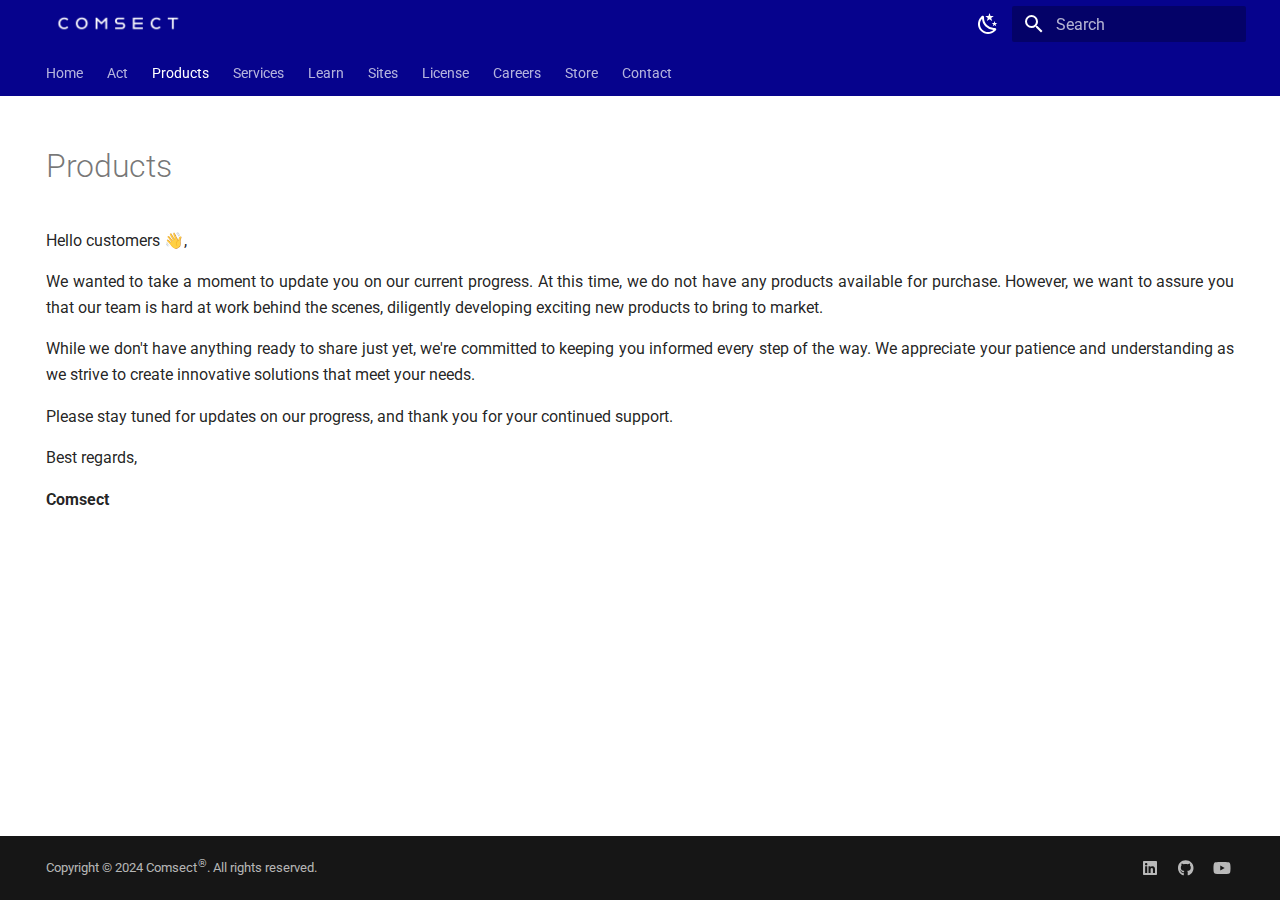
<file: products/index.html>
<!doctype html><html lang=en class=no-js> <head><meta charset=utf-8><meta name=viewport content="width=device-width,initial-scale=1"><meta name=description content="An end-to-end company secretory management platform."><meta name=author content=Comsect®><link href=https://www.comsect.in/products/ rel=canonical><link href=../act/ rel=prev><link href=../services/ rel=next><link rel=icon href=../assets/comsect-favicon.png><meta name=generator content="mkdocs-1.6.0, mkdocs-material-9.5.27"><title>Products - Comsect</title><link rel=stylesheet href=../assets/stylesheets/main.6543a935.min.css><link rel=stylesheet href=../assets/stylesheets/palette.06af60db.min.css><link rel=preconnect href=https://fonts.gstatic.com crossorigin><link rel=stylesheet href="https://fonts.googleapis.com/css?family=Roboto:300,300i,400,400i,700,700i%7CRoboto+Mono:400,400i,700,700i&display=fallback"><style>:root{--md-text-font:"Roboto";--md-code-font:"Roboto Mono"}</style><link rel=stylesheet href=../stylesheets/extra.css><script>__md_scope=new URL("..",location),__md_hash=e=>[...e].reduce((e,_)=>(e<<5)-e+_.charCodeAt(0),0),__md_get=(e,_=localStorage,t=__md_scope)=>JSON.parse(_.getItem(t.pathname+"."+e)),__md_set=(e,_,t=localStorage,a=__md_scope)=>{try{t.setItem(a.pathname+"."+e,JSON.stringify(_))}catch(e){}}</script><meta property=og:type content=website><meta property=og:title content="Products - Comsect"><meta property=og:description content="An end-to-end company secretory management platform."><meta property=og:image content=https://www.comsect.in/assets/images/social/products.png><meta property=og:image:type content=image/png><meta property=og:image:width content=1200><meta property=og:image:height content=630><meta content=https://www.comsect.in/products/ property=og:url><meta name=twitter:card content=summary_large_image><meta name=twitter:title content="Products - Comsect"><meta name=twitter:description content="An end-to-end company secretory management platform."><meta name=twitter:image content=https://www.comsect.in/assets/images/social/products.png></head> <body dir=ltr data-md-color-scheme=default data-md-color-primary=light-blue data-md-color-accent=light-blue> <input class=md-toggle data-md-toggle=drawer type=checkbox id=__drawer autocomplete=off> <input class=md-toggle data-md-toggle=search type=checkbox id=__search autocomplete=off> <label class=md-overlay for=__drawer></label> <div data-md-component=skip> </div> <div data-md-component=announce> </div> <header class=md-header data-md-component=header> <nav class="md-header__inner md-grid" aria-label=Header> <a href=.. title=Comsect class="md-header__button md-logo" aria-label=Comsect data-md-component=logo> <img src=../assets/comsect-logo.png alt=logo> </a> <label class="md-header__button md-icon" for=__drawer> <svg xmlns=http://www.w3.org/2000/svg viewbox="0 0 24 24"><path d="M3 6h18v2H3V6m0 5h18v2H3v-2m0 5h18v2H3v-2Z"/></svg> </label> <div class=md-header__title data-md-component=header-title> <div class=md-header__ellipsis> <div class=md-header__topic> <span class=md-ellipsis> Comsect </span> </div> <div class=md-header__topic data-md-component=header-topic> <span class=md-ellipsis> Products </span> </div> </div> </div> <form class=md-header__option data-md-component=palette> <input class=md-option data-md-color-media="(prefers-color-scheme: light)" data-md-color-scheme=default data-md-color-primary=light-blue data-md-color-accent=light-blue aria-label="Switch to dark mode" type=radio name=__palette id=__palette_0> <label class="md-header__button md-icon" title="Switch to dark mode" for=__palette_1 hidden> <svg xmlns=http://www.w3.org/2000/svg viewbox="0 0 24 24"><path d="m17.75 4.09-2.53 1.94.91 3.06-2.63-1.81-2.63 1.81.91-3.06-2.53-1.94L12.44 4l1.06-3 1.06 3 3.19.09m3.5 6.91-1.64 1.25.59 1.98-1.7-1.17-1.7 1.17.59-1.98L15.75 11l2.06-.05L18.5 9l.69 1.95 2.06.05m-2.28 4.95c.83-.08 1.72 1.1 1.19 1.85-.32.45-.66.87-1.08 1.27C15.17 23 8.84 23 4.94 19.07c-3.91-3.9-3.91-10.24 0-14.14.4-.4.82-.76 1.27-1.08.75-.53 1.93.36 1.85 1.19-.27 2.86.69 5.83 2.89 8.02a9.96 9.96 0 0 0 8.02 2.89m-1.64 2.02a12.08 12.08 0 0 1-7.8-3.47c-2.17-2.19-3.33-5-3.49-7.82-2.81 3.14-2.7 7.96.31 10.98 3.02 3.01 7.84 3.12 10.98.31Z"/></svg> </label> <input class=md-option data-md-color-media="(prefers-color-scheme: dark)" data-md-color-scheme=slate data-md-color-primary=light-blue data-md-color-accent=light-blue aria-label="Switch to light mode" type=radio name=__palette id=__palette_1> <label class="md-header__button md-icon" title="Switch to light mode" for=__palette_0 hidden> <svg xmlns=http://www.w3.org/2000/svg viewbox="0 0 24 24"><path d="M12 7a5 5 0 0 1 5 5 5 5 0 0 1-5 5 5 5 0 0 1-5-5 5 5 0 0 1 5-5m0 2a3 3 0 0 0-3 3 3 3 0 0 0 3 3 3 3 0 0 0 3-3 3 3 0 0 0-3-3m0-7 2.39 3.42C13.65 5.15 12.84 5 12 5c-.84 0-1.65.15-2.39.42L12 2M3.34 7l4.16-.35A7.2 7.2 0 0 0 5.94 8.5c-.44.74-.69 1.5-.83 2.29L3.34 7m.02 10 1.76-3.77a7.131 7.131 0 0 0 2.38 4.14L3.36 17M20.65 7l-1.77 3.79a7.023 7.023 0 0 0-2.38-4.15l4.15.36m-.01 10-4.14.36c.59-.51 1.12-1.14 1.54-1.86.42-.73.69-1.5.83-2.29L20.64 17M12 22l-2.41-3.44c.74.27 1.55.44 2.41.44.82 0 1.63-.17 2.37-.44L12 22Z"/></svg> </label> </form> <script>var media,input,key,value,palette=__md_get("__palette");if(palette&&palette.color){"(prefers-color-scheme)"===palette.color.media&&(media=matchMedia("(prefers-color-scheme: light)"),input=document.querySelector(media.matches?"[data-md-color-media='(prefers-color-scheme: light)']":"[data-md-color-media='(prefers-color-scheme: dark)']"),palette.color.media=input.getAttribute("data-md-color-media"),palette.color.scheme=input.getAttribute("data-md-color-scheme"),palette.color.primary=input.getAttribute("data-md-color-primary"),palette.color.accent=input.getAttribute("data-md-color-accent"));for([key,value]of Object.entries(palette.color))document.body.setAttribute("data-md-color-"+key,value)}</script> <label class="md-header__button md-icon" for=__search> <svg xmlns=http://www.w3.org/2000/svg viewbox="0 0 24 24"><path d="M9.5 3A6.5 6.5 0 0 1 16 9.5c0 1.61-.59 3.09-1.56 4.23l.27.27h.79l5 5-1.5 1.5-5-5v-.79l-.27-.27A6.516 6.516 0 0 1 9.5 16 6.5 6.5 0 0 1 3 9.5 6.5 6.5 0 0 1 9.5 3m0 2C7 5 5 7 5 9.5S7 14 9.5 14 14 12 14 9.5 12 5 9.5 5Z"/></svg> </label> <div class=md-search data-md-component=search role=dialog> <label class=md-search__overlay for=__search></label> <div class=md-search__inner role=search> <form class=md-search__form name=search> <input type=text class=md-search__input name=query aria-label=Search placeholder=Search autocapitalize=off autocorrect=off autocomplete=off spellcheck=false data-md-component=search-query required> <label class="md-search__icon md-icon" for=__search> <svg xmlns=http://www.w3.org/2000/svg viewbox="0 0 24 24"><path d="M9.5 3A6.5 6.5 0 0 1 16 9.5c0 1.61-.59 3.09-1.56 4.23l.27.27h.79l5 5-1.5 1.5-5-5v-.79l-.27-.27A6.516 6.516 0 0 1 9.5 16 6.5 6.5 0 0 1 3 9.5 6.5 6.5 0 0 1 9.5 3m0 2C7 5 5 7 5 9.5S7 14 9.5 14 14 12 14 9.5 12 5 9.5 5Z"/></svg> <svg xmlns=http://www.w3.org/2000/svg viewbox="0 0 24 24"><path d="M20 11v2H8l5.5 5.5-1.42 1.42L4.16 12l7.92-7.92L13.5 5.5 8 11h12Z"/></svg> </label> <nav class=md-search__options aria-label=Search> <button type=reset class="md-search__icon md-icon" title=Clear aria-label=Clear tabindex=-1> <svg xmlns=http://www.w3.org/2000/svg viewbox="0 0 24 24"><path d="M19 6.41 17.59 5 12 10.59 6.41 5 5 6.41 10.59 12 5 17.59 6.41 19 12 13.41 17.59 19 19 17.59 13.41 12 19 6.41Z"/></svg> </button> </nav> </form> <div class=md-search__output> <div class=md-search__scrollwrap tabindex=0 data-md-scrollfix> <div class=md-search-result data-md-component=search-result> <div class=md-search-result__meta> Initializing search </div> <ol class=md-search-result__list role=presentation></ol> </div> </div> </div> </div> </div> </nav> </header> <div class=md-container data-md-component=container> <nav class=md-tabs aria-label=Tabs data-md-component=tabs> <div class=md-grid> <ul class=md-tabs__list> <li class=md-tabs__item> <a href=.. class=md-tabs__link> Home </a> </li> <li class=md-tabs__item> <a href=../act/ class=md-tabs__link> Act </a> </li> <li class="md-tabs__item md-tabs__item--active"> <a href=./ class=md-tabs__link> Products </a> </li> <li class=md-tabs__item> <a href=../services/ class=md-tabs__link> Services </a> </li> <li class=md-tabs__item> <a href=../learn/ class=md-tabs__link> Learn </a> </li> <li class=md-tabs__item> <a href=../sites/ class=md-tabs__link> Sites </a> </li> <li class=md-tabs__item> <a href=../license/ class=md-tabs__link> License </a> </li> <li class=md-tabs__item> <a href=../careers/ class=md-tabs__link> Careers </a> </li> <li class=md-tabs__item> <a href=../store/ class=md-tabs__link> Store </a> </li> <li class=md-tabs__item> <a href=../contact/ class=md-tabs__link> Contact </a> </li> </ul> </div> </nav> <main class=md-main data-md-component=main> <div class="md-main__inner md-grid"> <div class="md-sidebar md-sidebar--primary" data-md-component=sidebar data-md-type=navigation hidden> <div class=md-sidebar__scrollwrap> <div class=md-sidebar__inner> <nav class="md-nav md-nav--primary md-nav--lifted" aria-label=Navigation data-md-level=0> <label class=md-nav__title for=__drawer> <a href=.. title=Comsect class="md-nav__button md-logo" aria-label=Comsect data-md-component=logo> <img src=../assets/comsect-logo.png alt=logo> </a> Comsect </label> <ul class=md-nav__list data-md-scrollfix> <li class=md-nav__item> <a href=.. class=md-nav__link> <span class=md-ellipsis> Home </span> </a> </li> <li class=md-nav__item> <a href=../act/ class=md-nav__link> <span class=md-ellipsis> Act </span> </a> </li> <li class="md-nav__item md-nav__item--active"> <input class="md-nav__toggle md-toggle" type=checkbox id=__toc> <a href=./ class="md-nav__link md-nav__link--active"> <span class=md-ellipsis> Products </span> </a> </li> <li class=md-nav__item> <a href=../services/ class=md-nav__link> <span class=md-ellipsis> Services </span> </a> </li> <li class=md-nav__item> <a href=../learn/ class=md-nav__link> <span class=md-ellipsis> Learn </span> </a> </li> <li class=md-nav__item> <a href=../sites/ class=md-nav__link> <span class=md-ellipsis> Sites </span> </a> </li> <li class=md-nav__item> <a href=../license/ class=md-nav__link> <span class=md-ellipsis> License </span> </a> </li> <li class=md-nav__item> <a href=../careers/ class=md-nav__link> <span class=md-ellipsis> Careers </span> </a> </li> <li class=md-nav__item> <a href=../store/ class=md-nav__link> <span class=md-ellipsis> Store </span> </a> </li> <li class=md-nav__item> <a href=../contact/ class=md-nav__link> <span class=md-ellipsis> Contact </span> </a> </li> </ul> </nav> </div> </div> </div> <div class="md-sidebar md-sidebar--secondary" data-md-component=sidebar data-md-type=toc hidden> <div class=md-sidebar__scrollwrap> <div class=md-sidebar__inner> <nav class="md-nav md-nav--secondary" aria-label="Table of contents"> </nav> </div> </div> </div> <div class=md-content data-md-component=content> <article class="md-content__inner md-typeset"> <h1>Products</h1> <p>Hello customers 👋,</p> <p>We wanted to take a moment to update you on our current progress. At this time, we do not have any products available for purchase. However, we want to assure you that our team is hard at work behind the scenes, diligently developing exciting new products to bring to market.</p> <p>While we don't have anything ready to share just yet, we're committed to keeping you informed every step of the way. We appreciate your patience and understanding as we strive to create innovative solutions that meet your needs.</p> <p>Please stay tuned for updates on our progress, and thank you for your continued support.</p> <p>Best regards,</p> <p><strong>Comsect</strong></p> </article> </div> <script>var target=document.getElementById(location.hash.slice(1));target&&target.name&&(target.checked=target.name.startsWith("__tabbed_"))</script> </div> </main> <footer class=md-footer> <div class="md-footer-meta md-typeset"> <div class="md-footer-meta__inner md-grid"> <div class=md-copyright> <div class=md-copyright__highlight> Copyright &copy 2024 <a href=https://www.github.com/comsect>Comsect<sup>&reg;</sup></a>. All rights reserved. </div> </div> <div class=md-social> <a href=https://linkedin.com/company/comsect target=_blank rel=noopener title="Comsect&reg; on LinkedIn" class=md-social__link> <svg xmlns=http://www.w3.org/2000/svg viewbox="0 0 448 512"><!-- Font Awesome Free 6.5.2 by @fontawesome - https://fontawesome.com License - https://fontawesome.com/license/free (Icons: CC BY 4.0, Fonts: SIL OFL 1.1, Code: MIT License) Copyright 2024 Fonticons, Inc.--><path d="M416 32H31.9C14.3 32 0 46.5 0 64.3v383.4C0 465.5 14.3 480 31.9 480H416c17.6 0 32-14.5 32-32.3V64.3c0-17.8-14.4-32.3-32-32.3zM135.4 416H69V202.2h66.5V416zm-33.2-243c-21.3 0-38.5-17.3-38.5-38.5S80.9 96 102.2 96c21.2 0 38.5 17.3 38.5 38.5 0 21.3-17.2 38.5-38.5 38.5zm282.1 243h-66.4V312c0-24.8-.5-56.7-34.5-56.7-34.6 0-39.9 27-39.9 54.9V416h-66.4V202.2h63.7v29.2h.9c8.9-16.8 30.6-34.5 62.9-34.5 67.2 0 79.7 44.3 79.7 101.9V416z"/></svg> </a> <a href=https://github.com/comsect target=_blank rel=noopener title="Comsect&reg; on GitHub" class=md-social__link> <svg xmlns=http://www.w3.org/2000/svg viewbox="0 0 496 512"><!-- Font Awesome Free 6.5.2 by @fontawesome - https://fontawesome.com License - https://fontawesome.com/license/free (Icons: CC BY 4.0, Fonts: SIL OFL 1.1, Code: MIT License) Copyright 2024 Fonticons, Inc.--><path d="M165.9 397.4c0 2-2.3 3.6-5.2 3.6-3.3.3-5.6-1.3-5.6-3.6 0-2 2.3-3.6 5.2-3.6 3-.3 5.6 1.3 5.6 3.6zm-31.1-4.5c-.7 2 1.3 4.3 4.3 4.9 2.6 1 5.6 0 6.2-2s-1.3-4.3-4.3-5.2c-2.6-.7-5.5.3-6.2 2.3zm44.2-1.7c-2.9.7-4.9 2.6-4.6 4.9.3 2 2.9 3.3 5.9 2.6 2.9-.7 4.9-2.6 4.6-4.6-.3-1.9-3-3.2-5.9-2.9zM244.8 8C106.1 8 0 113.3 0 252c0 110.9 69.8 205.8 169.5 239.2 12.8 2.3 17.3-5.6 17.3-12.1 0-6.2-.3-40.4-.3-61.4 0 0-70 15-84.7-29.8 0 0-11.4-29.1-27.8-36.6 0 0-22.9-15.7 1.6-15.4 0 0 24.9 2 38.6 25.8 21.9 38.6 58.6 27.5 72.9 20.9 2.3-16 8.8-27.1 16-33.7-55.9-6.2-112.3-14.3-112.3-110.5 0-27.5 7.6-41.3 23.6-58.9-2.6-6.5-11.1-33.3 2.6-67.9 20.9-6.5 69 27 69 27 20-5.6 41.5-8.5 62.8-8.5s42.8 2.9 62.8 8.5c0 0 48.1-33.6 69-27 13.7 34.7 5.2 61.4 2.6 67.9 16 17.7 25.8 31.5 25.8 58.9 0 96.5-58.9 104.2-114.8 110.5 9.2 7.9 17 22.9 17 46.4 0 33.7-.3 75.4-.3 83.6 0 6.5 4.6 14.4 17.3 12.1C428.2 457.8 496 362.9 496 252 496 113.3 383.5 8 244.8 8zM97.2 352.9c-1.3 1-1 3.3.7 5.2 1.6 1.6 3.9 2.3 5.2 1 1.3-1 1-3.3-.7-5.2-1.6-1.6-3.9-2.3-5.2-1zm-10.8-8.1c-.7 1.3.3 2.9 2.3 3.9 1.6 1 3.6.7 4.3-.7.7-1.3-.3-2.9-2.3-3.9-2-.6-3.6-.3-4.3.7zm32.4 35.6c-1.6 1.3-1 4.3 1.3 6.2 2.3 2.3 5.2 2.6 6.5 1 1.3-1.3.7-4.3-1.3-6.2-2.2-2.3-5.2-2.6-6.5-1zm-11.4-14.7c-1.6 1-1.6 3.6 0 5.9 1.6 2.3 4.3 3.3 5.6 2.3 1.6-1.3 1.6-3.9 0-6.2-1.4-2.3-4-3.3-5.6-2z"/></svg> </a> <a href=https://youtube.com/@comsect target=_blank rel=noopener title="Comsect&reg; on YouTube" class=md-social__link> <svg xmlns=http://www.w3.org/2000/svg viewbox="0 0 576 512"><!-- Font Awesome Free 6.5.2 by @fontawesome - https://fontawesome.com License - https://fontawesome.com/license/free (Icons: CC BY 4.0, Fonts: SIL OFL 1.1, Code: MIT License) Copyright 2024 Fonticons, Inc.--><path d="M549.655 124.083c-6.281-23.65-24.787-42.276-48.284-48.597C458.781 64 288 64 288 64S117.22 64 74.629 75.486c-23.497 6.322-42.003 24.947-48.284 48.597-11.412 42.867-11.412 132.305-11.412 132.305s0 89.438 11.412 132.305c6.281 23.65 24.787 41.5 48.284 47.821C117.22 448 288 448 288 448s170.78 0 213.371-11.486c23.497-6.321 42.003-24.171 48.284-47.821 11.412-42.867 11.412-132.305 11.412-132.305s0-89.438-11.412-132.305zm-317.51 213.508V175.185l142.739 81.205-142.739 81.201z"/></svg> </a> </div> </div> </div> </footer> </div> <div class=md-dialog data-md-component=dialog> <div class="md-dialog__inner md-typeset"></div> </div> <script id=__config type=application/json>{"base": "..", "features": ["navigation.tabs", "content.tooltips"], "search": "../assets/javascripts/workers/search.b8dbb3d2.min.js", "translations": {"clipboard.copied": "Copied to clipboard", "clipboard.copy": "Copy to clipboard", "search.result.more.one": "1 more on this page", "search.result.more.other": "# more on this page", "search.result.none": "No matching documents", "search.result.one": "1 matching document", "search.result.other": "# matching documents", "search.result.placeholder": "Type to start searching", "search.result.term.missing": "Missing", "select.version": "Select version"}}</script> <script src=../assets/javascripts/bundle.ad660dcc.min.js></script> </body> </html>
</file>
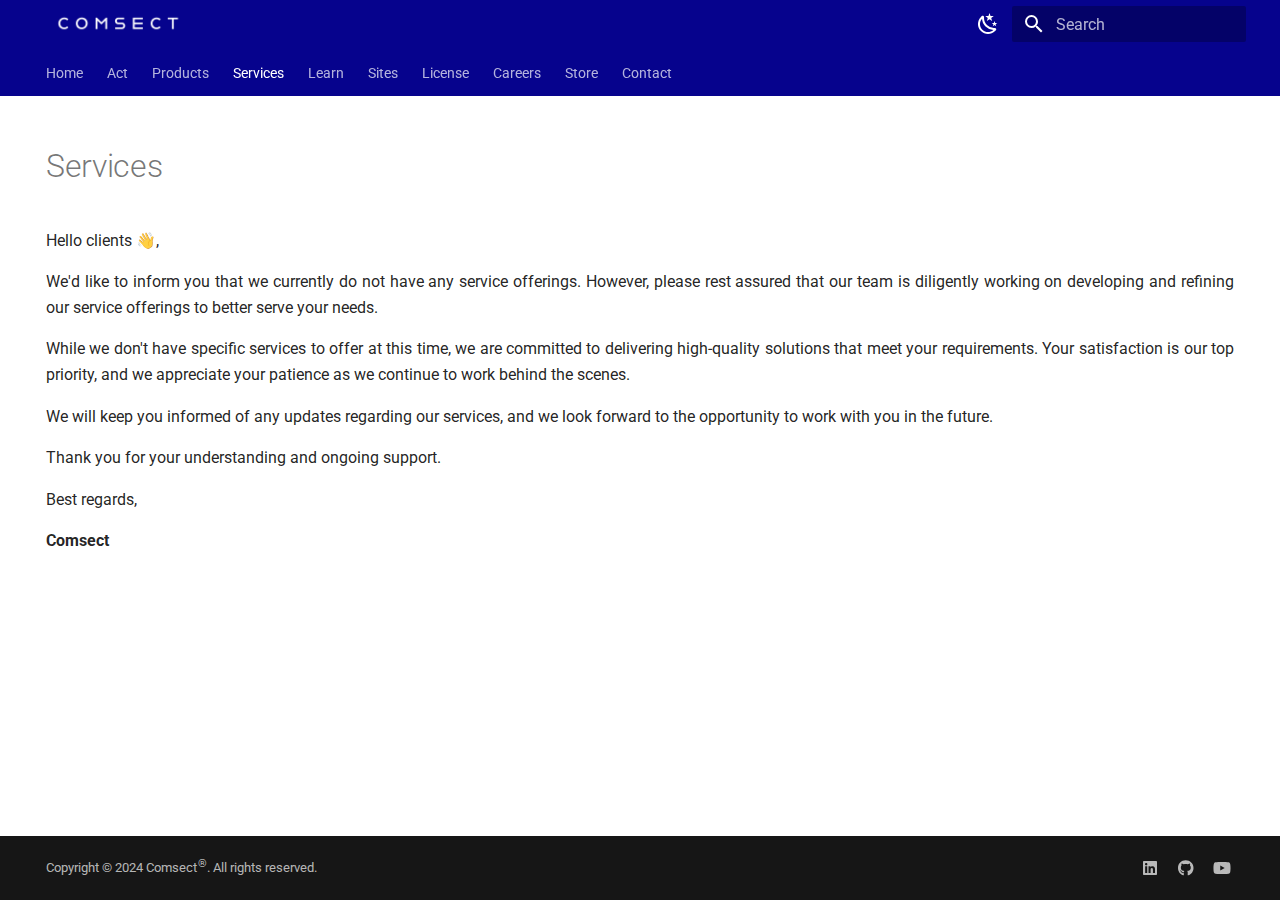
<file: services/index.html>
<!doctype html><html lang=en class=no-js> <head><meta charset=utf-8><meta name=viewport content="width=device-width,initial-scale=1"><meta name=description content="An end-to-end company secretory management platform."><meta name=author content=Comsect®><link href=https://www.comsect.in/services/ rel=canonical><link href=../products/ rel=prev><link href=../learn/ rel=next><link rel=icon href=../assets/comsect-favicon.png><meta name=generator content="mkdocs-1.6.0, mkdocs-material-9.5.27"><title>Services - Comsect</title><link rel=stylesheet href=../assets/stylesheets/main.6543a935.min.css><link rel=stylesheet href=../assets/stylesheets/palette.06af60db.min.css><link rel=preconnect href=https://fonts.gstatic.com crossorigin><link rel=stylesheet href="https://fonts.googleapis.com/css?family=Roboto:300,300i,400,400i,700,700i%7CRoboto+Mono:400,400i,700,700i&display=fallback"><style>:root{--md-text-font:"Roboto";--md-code-font:"Roboto Mono"}</style><link rel=stylesheet href=../stylesheets/extra.css><script>__md_scope=new URL("..",location),__md_hash=e=>[...e].reduce((e,_)=>(e<<5)-e+_.charCodeAt(0),0),__md_get=(e,_=localStorage,t=__md_scope)=>JSON.parse(_.getItem(t.pathname+"."+e)),__md_set=(e,_,t=localStorage,a=__md_scope)=>{try{t.setItem(a.pathname+"."+e,JSON.stringify(_))}catch(e){}}</script><meta property=og:type content=website><meta property=og:title content="Services - Comsect"><meta property=og:description content="An end-to-end company secretory management platform."><meta property=og:image content=https://www.comsect.in/assets/images/social/services.png><meta property=og:image:type content=image/png><meta property=og:image:width content=1200><meta property=og:image:height content=630><meta content=https://www.comsect.in/services/ property=og:url><meta name=twitter:card content=summary_large_image><meta name=twitter:title content="Services - Comsect"><meta name=twitter:description content="An end-to-end company secretory management platform."><meta name=twitter:image content=https://www.comsect.in/assets/images/social/services.png></head> <body dir=ltr data-md-color-scheme=default data-md-color-primary=light-blue data-md-color-accent=light-blue> <input class=md-toggle data-md-toggle=drawer type=checkbox id=__drawer autocomplete=off> <input class=md-toggle data-md-toggle=search type=checkbox id=__search autocomplete=off> <label class=md-overlay for=__drawer></label> <div data-md-component=skip> </div> <div data-md-component=announce> </div> <header class=md-header data-md-component=header> <nav class="md-header__inner md-grid" aria-label=Header> <a href=.. title=Comsect class="md-header__button md-logo" aria-label=Comsect data-md-component=logo> <img src=../assets/comsect-logo.png alt=logo> </a> <label class="md-header__button md-icon" for=__drawer> <svg xmlns=http://www.w3.org/2000/svg viewbox="0 0 24 24"><path d="M3 6h18v2H3V6m0 5h18v2H3v-2m0 5h18v2H3v-2Z"/></svg> </label> <div class=md-header__title data-md-component=header-title> <div class=md-header__ellipsis> <div class=md-header__topic> <span class=md-ellipsis> Comsect </span> </div> <div class=md-header__topic data-md-component=header-topic> <span class=md-ellipsis> Services </span> </div> </div> </div> <form class=md-header__option data-md-component=palette> <input class=md-option data-md-color-media="(prefers-color-scheme: light)" data-md-color-scheme=default data-md-color-primary=light-blue data-md-color-accent=light-blue aria-label="Switch to dark mode" type=radio name=__palette id=__palette_0> <label class="md-header__button md-icon" title="Switch to dark mode" for=__palette_1 hidden> <svg xmlns=http://www.w3.org/2000/svg viewbox="0 0 24 24"><path d="m17.75 4.09-2.53 1.94.91 3.06-2.63-1.81-2.63 1.81.91-3.06-2.53-1.94L12.44 4l1.06-3 1.06 3 3.19.09m3.5 6.91-1.64 1.25.59 1.98-1.7-1.17-1.7 1.17.59-1.98L15.75 11l2.06-.05L18.5 9l.69 1.95 2.06.05m-2.28 4.95c.83-.08 1.72 1.1 1.19 1.85-.32.45-.66.87-1.08 1.27C15.17 23 8.84 23 4.94 19.07c-3.91-3.9-3.91-10.24 0-14.14.4-.4.82-.76 1.27-1.08.75-.53 1.93.36 1.85 1.19-.27 2.86.69 5.83 2.89 8.02a9.96 9.96 0 0 0 8.02 2.89m-1.64 2.02a12.08 12.08 0 0 1-7.8-3.47c-2.17-2.19-3.33-5-3.49-7.82-2.81 3.14-2.7 7.96.31 10.98 3.02 3.01 7.84 3.12 10.98.31Z"/></svg> </label> <input class=md-option data-md-color-media="(prefers-color-scheme: dark)" data-md-color-scheme=slate data-md-color-primary=light-blue data-md-color-accent=light-blue aria-label="Switch to light mode" type=radio name=__palette id=__palette_1> <label class="md-header__button md-icon" title="Switch to light mode" for=__palette_0 hidden> <svg xmlns=http://www.w3.org/2000/svg viewbox="0 0 24 24"><path d="M12 7a5 5 0 0 1 5 5 5 5 0 0 1-5 5 5 5 0 0 1-5-5 5 5 0 0 1 5-5m0 2a3 3 0 0 0-3 3 3 3 0 0 0 3 3 3 3 0 0 0 3-3 3 3 0 0 0-3-3m0-7 2.39 3.42C13.65 5.15 12.84 5 12 5c-.84 0-1.65.15-2.39.42L12 2M3.34 7l4.16-.35A7.2 7.2 0 0 0 5.94 8.5c-.44.74-.69 1.5-.83 2.29L3.34 7m.02 10 1.76-3.77a7.131 7.131 0 0 0 2.38 4.14L3.36 17M20.65 7l-1.77 3.79a7.023 7.023 0 0 0-2.38-4.15l4.15.36m-.01 10-4.14.36c.59-.51 1.12-1.14 1.54-1.86.42-.73.69-1.5.83-2.29L20.64 17M12 22l-2.41-3.44c.74.27 1.55.44 2.41.44.82 0 1.63-.17 2.37-.44L12 22Z"/></svg> </label> </form> <script>var media,input,key,value,palette=__md_get("__palette");if(palette&&palette.color){"(prefers-color-scheme)"===palette.color.media&&(media=matchMedia("(prefers-color-scheme: light)"),input=document.querySelector(media.matches?"[data-md-color-media='(prefers-color-scheme: light)']":"[data-md-color-media='(prefers-color-scheme: dark)']"),palette.color.media=input.getAttribute("data-md-color-media"),palette.color.scheme=input.getAttribute("data-md-color-scheme"),palette.color.primary=input.getAttribute("data-md-color-primary"),palette.color.accent=input.getAttribute("data-md-color-accent"));for([key,value]of Object.entries(palette.color))document.body.setAttribute("data-md-color-"+key,value)}</script> <label class="md-header__button md-icon" for=__search> <svg xmlns=http://www.w3.org/2000/svg viewbox="0 0 24 24"><path d="M9.5 3A6.5 6.5 0 0 1 16 9.5c0 1.61-.59 3.09-1.56 4.23l.27.27h.79l5 5-1.5 1.5-5-5v-.79l-.27-.27A6.516 6.516 0 0 1 9.5 16 6.5 6.5 0 0 1 3 9.5 6.5 6.5 0 0 1 9.5 3m0 2C7 5 5 7 5 9.5S7 14 9.5 14 14 12 14 9.5 12 5 9.5 5Z"/></svg> </label> <div class=md-search data-md-component=search role=dialog> <label class=md-search__overlay for=__search></label> <div class=md-search__inner role=search> <form class=md-search__form name=search> <input type=text class=md-search__input name=query aria-label=Search placeholder=Search autocapitalize=off autocorrect=off autocomplete=off spellcheck=false data-md-component=search-query required> <label class="md-search__icon md-icon" for=__search> <svg xmlns=http://www.w3.org/2000/svg viewbox="0 0 24 24"><path d="M9.5 3A6.5 6.5 0 0 1 16 9.5c0 1.61-.59 3.09-1.56 4.23l.27.27h.79l5 5-1.5 1.5-5-5v-.79l-.27-.27A6.516 6.516 0 0 1 9.5 16 6.5 6.5 0 0 1 3 9.5 6.5 6.5 0 0 1 9.5 3m0 2C7 5 5 7 5 9.5S7 14 9.5 14 14 12 14 9.5 12 5 9.5 5Z"/></svg> <svg xmlns=http://www.w3.org/2000/svg viewbox="0 0 24 24"><path d="M20 11v2H8l5.5 5.5-1.42 1.42L4.16 12l7.92-7.92L13.5 5.5 8 11h12Z"/></svg> </label> <nav class=md-search__options aria-label=Search> <button type=reset class="md-search__icon md-icon" title=Clear aria-label=Clear tabindex=-1> <svg xmlns=http://www.w3.org/2000/svg viewbox="0 0 24 24"><path d="M19 6.41 17.59 5 12 10.59 6.41 5 5 6.41 10.59 12 5 17.59 6.41 19 12 13.41 17.59 19 19 17.59 13.41 12 19 6.41Z"/></svg> </button> </nav> </form> <div class=md-search__output> <div class=md-search__scrollwrap tabindex=0 data-md-scrollfix> <div class=md-search-result data-md-component=search-result> <div class=md-search-result__meta> Initializing search </div> <ol class=md-search-result__list role=presentation></ol> </div> </div> </div> </div> </div> </nav> </header> <div class=md-container data-md-component=container> <nav class=md-tabs aria-label=Tabs data-md-component=tabs> <div class=md-grid> <ul class=md-tabs__list> <li class=md-tabs__item> <a href=.. class=md-tabs__link> Home </a> </li> <li class=md-tabs__item> <a href=../act/ class=md-tabs__link> Act </a> </li> <li class=md-tabs__item> <a href=../products/ class=md-tabs__link> Products </a> </li> <li class="md-tabs__item md-tabs__item--active"> <a href=./ class=md-tabs__link> Services </a> </li> <li class=md-tabs__item> <a href=../learn/ class=md-tabs__link> Learn </a> </li> <li class=md-tabs__item> <a href=../sites/ class=md-tabs__link> Sites </a> </li> <li class=md-tabs__item> <a href=../license/ class=md-tabs__link> License </a> </li> <li class=md-tabs__item> <a href=../careers/ class=md-tabs__link> Careers </a> </li> <li class=md-tabs__item> <a href=../store/ class=md-tabs__link> Store </a> </li> <li class=md-tabs__item> <a href=../contact/ class=md-tabs__link> Contact </a> </li> </ul> </div> </nav> <main class=md-main data-md-component=main> <div class="md-main__inner md-grid"> <div class="md-sidebar md-sidebar--primary" data-md-component=sidebar data-md-type=navigation hidden> <div class=md-sidebar__scrollwrap> <div class=md-sidebar__inner> <nav class="md-nav md-nav--primary md-nav--lifted" aria-label=Navigation data-md-level=0> <label class=md-nav__title for=__drawer> <a href=.. title=Comsect class="md-nav__button md-logo" aria-label=Comsect data-md-component=logo> <img src=../assets/comsect-logo.png alt=logo> </a> Comsect </label> <ul class=md-nav__list data-md-scrollfix> <li class=md-nav__item> <a href=.. class=md-nav__link> <span class=md-ellipsis> Home </span> </a> </li> <li class=md-nav__item> <a href=../act/ class=md-nav__link> <span class=md-ellipsis> Act </span> </a> </li> <li class=md-nav__item> <a href=../products/ class=md-nav__link> <span class=md-ellipsis> Products </span> </a> </li> <li class="md-nav__item md-nav__item--active"> <input class="md-nav__toggle md-toggle" type=checkbox id=__toc> <a href=./ class="md-nav__link md-nav__link--active"> <span class=md-ellipsis> Services </span> </a> </li> <li class=md-nav__item> <a href=../learn/ class=md-nav__link> <span class=md-ellipsis> Learn </span> </a> </li> <li class=md-nav__item> <a href=../sites/ class=md-nav__link> <span class=md-ellipsis> Sites </span> </a> </li> <li class=md-nav__item> <a href=../license/ class=md-nav__link> <span class=md-ellipsis> License </span> </a> </li> <li class=md-nav__item> <a href=../careers/ class=md-nav__link> <span class=md-ellipsis> Careers </span> </a> </li> <li class=md-nav__item> <a href=../store/ class=md-nav__link> <span class=md-ellipsis> Store </span> </a> </li> <li class=md-nav__item> <a href=../contact/ class=md-nav__link> <span class=md-ellipsis> Contact </span> </a> </li> </ul> </nav> </div> </div> </div> <div class="md-sidebar md-sidebar--secondary" data-md-component=sidebar data-md-type=toc hidden> <div class=md-sidebar__scrollwrap> <div class=md-sidebar__inner> <nav class="md-nav md-nav--secondary" aria-label="Table of contents"> </nav> </div> </div> </div> <div class=md-content data-md-component=content> <article class="md-content__inner md-typeset"> <h1>Services</h1> <p>Hello clients 👋,</p> <p>We'd like to inform you that we currently do not have any service offerings. However, please rest assured that our team is diligently working on developing and refining our service offerings to better serve your needs.</p> <p>While we don't have specific services to offer at this time, we are committed to delivering high-quality solutions that meet your requirements. Your satisfaction is our top priority, and we appreciate your patience as we continue to work behind the scenes.</p> <p>We will keep you informed of any updates regarding our services, and we look forward to the opportunity to work with you in the future.</p> <p>Thank you for your understanding and ongoing support.</p> <p>Best regards,</p> <p><strong>Comsect</strong></p> </article> </div> <script>var target=document.getElementById(location.hash.slice(1));target&&target.name&&(target.checked=target.name.startsWith("__tabbed_"))</script> </div> </main> <footer class=md-footer> <div class="md-footer-meta md-typeset"> <div class="md-footer-meta__inner md-grid"> <div class=md-copyright> <div class=md-copyright__highlight> Copyright &copy 2024 <a href=https://www.github.com/comsect>Comsect<sup>&reg;</sup></a>. All rights reserved. </div> </div> <div class=md-social> <a href=https://linkedin.com/company/comsect target=_blank rel=noopener title="Comsect&reg; on LinkedIn" class=md-social__link> <svg xmlns=http://www.w3.org/2000/svg viewbox="0 0 448 512"><!-- Font Awesome Free 6.5.2 by @fontawesome - https://fontawesome.com License - https://fontawesome.com/license/free (Icons: CC BY 4.0, Fonts: SIL OFL 1.1, Code: MIT License) Copyright 2024 Fonticons, Inc.--><path d="M416 32H31.9C14.3 32 0 46.5 0 64.3v383.4C0 465.5 14.3 480 31.9 480H416c17.6 0 32-14.5 32-32.3V64.3c0-17.8-14.4-32.3-32-32.3zM135.4 416H69V202.2h66.5V416zm-33.2-243c-21.3 0-38.5-17.3-38.5-38.5S80.9 96 102.2 96c21.2 0 38.5 17.3 38.5 38.5 0 21.3-17.2 38.5-38.5 38.5zm282.1 243h-66.4V312c0-24.8-.5-56.7-34.5-56.7-34.6 0-39.9 27-39.9 54.9V416h-66.4V202.2h63.7v29.2h.9c8.9-16.8 30.6-34.5 62.9-34.5 67.2 0 79.7 44.3 79.7 101.9V416z"/></svg> </a> <a href=https://github.com/comsect target=_blank rel=noopener title="Comsect&reg; on GitHub" class=md-social__link> <svg xmlns=http://www.w3.org/2000/svg viewbox="0 0 496 512"><!-- Font Awesome Free 6.5.2 by @fontawesome - https://fontawesome.com License - https://fontawesome.com/license/free (Icons: CC BY 4.0, Fonts: SIL OFL 1.1, Code: MIT License) Copyright 2024 Fonticons, Inc.--><path d="M165.9 397.4c0 2-2.3 3.6-5.2 3.6-3.3.3-5.6-1.3-5.6-3.6 0-2 2.3-3.6 5.2-3.6 3-.3 5.6 1.3 5.6 3.6zm-31.1-4.5c-.7 2 1.3 4.3 4.3 4.9 2.6 1 5.6 0 6.2-2s-1.3-4.3-4.3-5.2c-2.6-.7-5.5.3-6.2 2.3zm44.2-1.7c-2.9.7-4.9 2.6-4.6 4.9.3 2 2.9 3.3 5.9 2.6 2.9-.7 4.9-2.6 4.6-4.6-.3-1.9-3-3.2-5.9-2.9zM244.8 8C106.1 8 0 113.3 0 252c0 110.9 69.8 205.8 169.5 239.2 12.8 2.3 17.3-5.6 17.3-12.1 0-6.2-.3-40.4-.3-61.4 0 0-70 15-84.7-29.8 0 0-11.4-29.1-27.8-36.6 0 0-22.9-15.7 1.6-15.4 0 0 24.9 2 38.6 25.8 21.9 38.6 58.6 27.5 72.9 20.9 2.3-16 8.8-27.1 16-33.7-55.9-6.2-112.3-14.3-112.3-110.5 0-27.5 7.6-41.3 23.6-58.9-2.6-6.5-11.1-33.3 2.6-67.9 20.9-6.5 69 27 69 27 20-5.6 41.5-8.5 62.8-8.5s42.8 2.9 62.8 8.5c0 0 48.1-33.6 69-27 13.7 34.7 5.2 61.4 2.6 67.9 16 17.7 25.8 31.5 25.8 58.9 0 96.5-58.9 104.2-114.8 110.5 9.2 7.9 17 22.9 17 46.4 0 33.7-.3 75.4-.3 83.6 0 6.5 4.6 14.4 17.3 12.1C428.2 457.8 496 362.9 496 252 496 113.3 383.5 8 244.8 8zM97.2 352.9c-1.3 1-1 3.3.7 5.2 1.6 1.6 3.9 2.3 5.2 1 1.3-1 1-3.3-.7-5.2-1.6-1.6-3.9-2.3-5.2-1zm-10.8-8.1c-.7 1.3.3 2.9 2.3 3.9 1.6 1 3.6.7 4.3-.7.7-1.3-.3-2.9-2.3-3.9-2-.6-3.6-.3-4.3.7zm32.4 35.6c-1.6 1.3-1 4.3 1.3 6.2 2.3 2.3 5.2 2.6 6.5 1 1.3-1.3.7-4.3-1.3-6.2-2.2-2.3-5.2-2.6-6.5-1zm-11.4-14.7c-1.6 1-1.6 3.6 0 5.9 1.6 2.3 4.3 3.3 5.6 2.3 1.6-1.3 1.6-3.9 0-6.2-1.4-2.3-4-3.3-5.6-2z"/></svg> </a> <a href=https://youtube.com/@comsect target=_blank rel=noopener title="Comsect&reg; on YouTube" class=md-social__link> <svg xmlns=http://www.w3.org/2000/svg viewbox="0 0 576 512"><!-- Font Awesome Free 6.5.2 by @fontawesome - https://fontawesome.com License - https://fontawesome.com/license/free (Icons: CC BY 4.0, Fonts: SIL OFL 1.1, Code: MIT License) Copyright 2024 Fonticons, Inc.--><path d="M549.655 124.083c-6.281-23.65-24.787-42.276-48.284-48.597C458.781 64 288 64 288 64S117.22 64 74.629 75.486c-23.497 6.322-42.003 24.947-48.284 48.597-11.412 42.867-11.412 132.305-11.412 132.305s0 89.438 11.412 132.305c6.281 23.65 24.787 41.5 48.284 47.821C117.22 448 288 448 288 448s170.78 0 213.371-11.486c23.497-6.321 42.003-24.171 48.284-47.821 11.412-42.867 11.412-132.305 11.412-132.305s0-89.438-11.412-132.305zm-317.51 213.508V175.185l142.739 81.205-142.739 81.201z"/></svg> </a> </div> </div> </div> </footer> </div> <div class=md-dialog data-md-component=dialog> <div class="md-dialog__inner md-typeset"></div> </div> <script id=__config type=application/json>{"base": "..", "features": ["navigation.tabs", "content.tooltips"], "search": "../assets/javascripts/workers/search.b8dbb3d2.min.js", "translations": {"clipboard.copied": "Copied to clipboard", "clipboard.copy": "Copy to clipboard", "search.result.more.one": "1 more on this page", "search.result.more.other": "# more on this page", "search.result.none": "No matching documents", "search.result.one": "1 matching document", "search.result.other": "# matching documents", "search.result.placeholder": "Type to start searching", "search.result.term.missing": "Missing", "select.version": "Select version"}}</script> <script src=../assets/javascripts/bundle.ad660dcc.min.js></script> </body> </html>
</file>
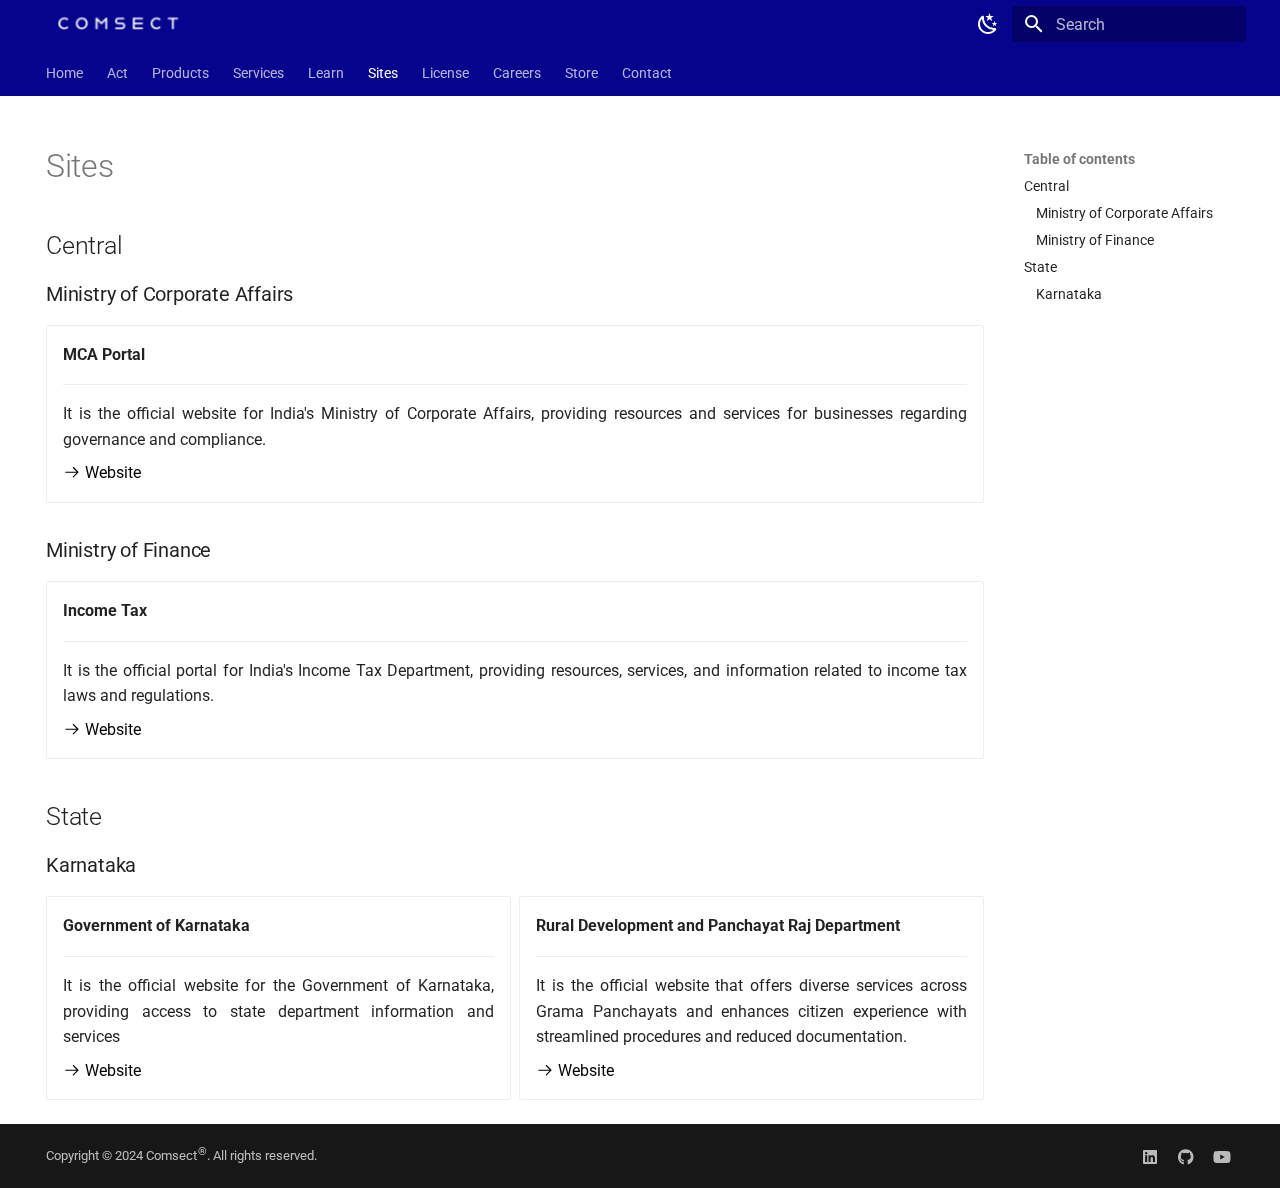
<file: sites/index.html>
<!doctype html><html lang=en class=no-js> <head><meta charset=utf-8><meta name=viewport content="width=device-width,initial-scale=1"><meta name=description content="An end-to-end company secretory management platform."><meta name=author content=Comsect®><link href=https://www.comsect.in/sites/ rel=canonical><link href=../learn/ rel=prev><link href=../license/ rel=next><link rel=icon href=../assets/comsect-favicon.png><meta name=generator content="mkdocs-1.6.0, mkdocs-material-9.5.27"><title>Sites - Comsect</title><link rel=stylesheet href=../assets/stylesheets/main.6543a935.min.css><link rel=stylesheet href=../assets/stylesheets/palette.06af60db.min.css><link rel=preconnect href=https://fonts.gstatic.com crossorigin><link rel=stylesheet href="https://fonts.googleapis.com/css?family=Roboto:300,300i,400,400i,700,700i%7CRoboto+Mono:400,400i,700,700i&display=fallback"><style>:root{--md-text-font:"Roboto";--md-code-font:"Roboto Mono"}</style><link rel=stylesheet href=../stylesheets/extra.css><script>__md_scope=new URL("..",location),__md_hash=e=>[...e].reduce((e,_)=>(e<<5)-e+_.charCodeAt(0),0),__md_get=(e,_=localStorage,t=__md_scope)=>JSON.parse(_.getItem(t.pathname+"."+e)),__md_set=(e,_,t=localStorage,a=__md_scope)=>{try{t.setItem(a.pathname+"."+e,JSON.stringify(_))}catch(e){}}</script><meta property=og:type content=website><meta property=og:title content="Sites - Comsect"><meta property=og:description content="An end-to-end company secretory management platform."><meta property=og:image content=https://www.comsect.in/assets/images/social/sites.png><meta property=og:image:type content=image/png><meta property=og:image:width content=1200><meta property=og:image:height content=630><meta content=https://www.comsect.in/sites/ property=og:url><meta name=twitter:card content=summary_large_image><meta name=twitter:title content="Sites - Comsect"><meta name=twitter:description content="An end-to-end company secretory management platform."><meta name=twitter:image content=https://www.comsect.in/assets/images/social/sites.png></head> <body dir=ltr data-md-color-scheme=default data-md-color-primary=light-blue data-md-color-accent=light-blue> <input class=md-toggle data-md-toggle=drawer type=checkbox id=__drawer autocomplete=off> <input class=md-toggle data-md-toggle=search type=checkbox id=__search autocomplete=off> <label class=md-overlay for=__drawer></label> <div data-md-component=skip> <a href=#central class=md-skip> Skip to content </a> </div> <div data-md-component=announce> </div> <header class=md-header data-md-component=header> <nav class="md-header__inner md-grid" aria-label=Header> <a href=.. title=Comsect class="md-header__button md-logo" aria-label=Comsect data-md-component=logo> <img src=../assets/comsect-logo.png alt=logo> </a> <label class="md-header__button md-icon" for=__drawer> <svg xmlns=http://www.w3.org/2000/svg viewbox="0 0 24 24"><path d="M3 6h18v2H3V6m0 5h18v2H3v-2m0 5h18v2H3v-2Z"/></svg> </label> <div class=md-header__title data-md-component=header-title> <div class=md-header__ellipsis> <div class=md-header__topic> <span class=md-ellipsis> Comsect </span> </div> <div class=md-header__topic data-md-component=header-topic> <span class=md-ellipsis> Sites </span> </div> </div> </div> <form class=md-header__option data-md-component=palette> <input class=md-option data-md-color-media="(prefers-color-scheme: light)" data-md-color-scheme=default data-md-color-primary=light-blue data-md-color-accent=light-blue aria-label="Switch to dark mode" type=radio name=__palette id=__palette_0> <label class="md-header__button md-icon" title="Switch to dark mode" for=__palette_1 hidden> <svg xmlns=http://www.w3.org/2000/svg viewbox="0 0 24 24"><path d="m17.75 4.09-2.53 1.94.91 3.06-2.63-1.81-2.63 1.81.91-3.06-2.53-1.94L12.44 4l1.06-3 1.06 3 3.19.09m3.5 6.91-1.64 1.25.59 1.98-1.7-1.17-1.7 1.17.59-1.98L15.75 11l2.06-.05L18.5 9l.69 1.95 2.06.05m-2.28 4.95c.83-.08 1.72 1.1 1.19 1.85-.32.45-.66.87-1.08 1.27C15.17 23 8.84 23 4.94 19.07c-3.91-3.9-3.91-10.24 0-14.14.4-.4.82-.76 1.27-1.08.75-.53 1.93.36 1.85 1.19-.27 2.86.69 5.83 2.89 8.02a9.96 9.96 0 0 0 8.02 2.89m-1.64 2.02a12.08 12.08 0 0 1-7.8-3.47c-2.17-2.19-3.33-5-3.49-7.82-2.81 3.14-2.7 7.96.31 10.98 3.02 3.01 7.84 3.12 10.98.31Z"/></svg> </label> <input class=md-option data-md-color-media="(prefers-color-scheme: dark)" data-md-color-scheme=slate data-md-color-primary=light-blue data-md-color-accent=light-blue aria-label="Switch to light mode" type=radio name=__palette id=__palette_1> <label class="md-header__button md-icon" title="Switch to light mode" for=__palette_0 hidden> <svg xmlns=http://www.w3.org/2000/svg viewbox="0 0 24 24"><path d="M12 7a5 5 0 0 1 5 5 5 5 0 0 1-5 5 5 5 0 0 1-5-5 5 5 0 0 1 5-5m0 2a3 3 0 0 0-3 3 3 3 0 0 0 3 3 3 3 0 0 0 3-3 3 3 0 0 0-3-3m0-7 2.39 3.42C13.65 5.15 12.84 5 12 5c-.84 0-1.65.15-2.39.42L12 2M3.34 7l4.16-.35A7.2 7.2 0 0 0 5.94 8.5c-.44.74-.69 1.5-.83 2.29L3.34 7m.02 10 1.76-3.77a7.131 7.131 0 0 0 2.38 4.14L3.36 17M20.65 7l-1.77 3.79a7.023 7.023 0 0 0-2.38-4.15l4.15.36m-.01 10-4.14.36c.59-.51 1.12-1.14 1.54-1.86.42-.73.69-1.5.83-2.29L20.64 17M12 22l-2.41-3.44c.74.27 1.55.44 2.41.44.82 0 1.63-.17 2.37-.44L12 22Z"/></svg> </label> </form> <script>var media,input,key,value,palette=__md_get("__palette");if(palette&&palette.color){"(prefers-color-scheme)"===palette.color.media&&(media=matchMedia("(prefers-color-scheme: light)"),input=document.querySelector(media.matches?"[data-md-color-media='(prefers-color-scheme: light)']":"[data-md-color-media='(prefers-color-scheme: dark)']"),palette.color.media=input.getAttribute("data-md-color-media"),palette.color.scheme=input.getAttribute("data-md-color-scheme"),palette.color.primary=input.getAttribute("data-md-color-primary"),palette.color.accent=input.getAttribute("data-md-color-accent"));for([key,value]of Object.entries(palette.color))document.body.setAttribute("data-md-color-"+key,value)}</script> <label class="md-header__button md-icon" for=__search> <svg xmlns=http://www.w3.org/2000/svg viewbox="0 0 24 24"><path d="M9.5 3A6.5 6.5 0 0 1 16 9.5c0 1.61-.59 3.09-1.56 4.23l.27.27h.79l5 5-1.5 1.5-5-5v-.79l-.27-.27A6.516 6.516 0 0 1 9.5 16 6.5 6.5 0 0 1 3 9.5 6.5 6.5 0 0 1 9.5 3m0 2C7 5 5 7 5 9.5S7 14 9.5 14 14 12 14 9.5 12 5 9.5 5Z"/></svg> </label> <div class=md-search data-md-component=search role=dialog> <label class=md-search__overlay for=__search></label> <div class=md-search__inner role=search> <form class=md-search__form name=search> <input type=text class=md-search__input name=query aria-label=Search placeholder=Search autocapitalize=off autocorrect=off autocomplete=off spellcheck=false data-md-component=search-query required> <label class="md-search__icon md-icon" for=__search> <svg xmlns=http://www.w3.org/2000/svg viewbox="0 0 24 24"><path d="M9.5 3A6.5 6.5 0 0 1 16 9.5c0 1.61-.59 3.09-1.56 4.23l.27.27h.79l5 5-1.5 1.5-5-5v-.79l-.27-.27A6.516 6.516 0 0 1 9.5 16 6.5 6.5 0 0 1 3 9.5 6.5 6.5 0 0 1 9.5 3m0 2C7 5 5 7 5 9.5S7 14 9.5 14 14 12 14 9.5 12 5 9.5 5Z"/></svg> <svg xmlns=http://www.w3.org/2000/svg viewbox="0 0 24 24"><path d="M20 11v2H8l5.5 5.5-1.42 1.42L4.16 12l7.92-7.92L13.5 5.5 8 11h12Z"/></svg> </label> <nav class=md-search__options aria-label=Search> <button type=reset class="md-search__icon md-icon" title=Clear aria-label=Clear tabindex=-1> <svg xmlns=http://www.w3.org/2000/svg viewbox="0 0 24 24"><path d="M19 6.41 17.59 5 12 10.59 6.41 5 5 6.41 10.59 12 5 17.59 6.41 19 12 13.41 17.59 19 19 17.59 13.41 12 19 6.41Z"/></svg> </button> </nav> </form> <div class=md-search__output> <div class=md-search__scrollwrap tabindex=0 data-md-scrollfix> <div class=md-search-result data-md-component=search-result> <div class=md-search-result__meta> Initializing search </div> <ol class=md-search-result__list role=presentation></ol> </div> </div> </div> </div> </div> </nav> </header> <div class=md-container data-md-component=container> <nav class=md-tabs aria-label=Tabs data-md-component=tabs> <div class=md-grid> <ul class=md-tabs__list> <li class=md-tabs__item> <a href=.. class=md-tabs__link> Home </a> </li> <li class=md-tabs__item> <a href=../act/ class=md-tabs__link> Act </a> </li> <li class=md-tabs__item> <a href=../products/ class=md-tabs__link> Products </a> </li> <li class=md-tabs__item> <a href=../services/ class=md-tabs__link> Services </a> </li> <li class=md-tabs__item> <a href=../learn/ class=md-tabs__link> Learn </a> </li> <li class="md-tabs__item md-tabs__item--active"> <a href=./ class=md-tabs__link> Sites </a> </li> <li class=md-tabs__item> <a href=../license/ class=md-tabs__link> License </a> </li> <li class=md-tabs__item> <a href=../careers/ class=md-tabs__link> Careers </a> </li> <li class=md-tabs__item> <a href=../store/ class=md-tabs__link> Store </a> </li> <li class=md-tabs__item> <a href=../contact/ class=md-tabs__link> Contact </a> </li> </ul> </div> </nav> <main class=md-main data-md-component=main> <div class="md-main__inner md-grid"> <div class="md-sidebar md-sidebar--primary" data-md-component=sidebar data-md-type=navigation hidden> <div class=md-sidebar__scrollwrap> <div class=md-sidebar__inner> <nav class="md-nav md-nav--primary md-nav--lifted" aria-label=Navigation data-md-level=0> <label class=md-nav__title for=__drawer> <a href=.. title=Comsect class="md-nav__button md-logo" aria-label=Comsect data-md-component=logo> <img src=../assets/comsect-logo.png alt=logo> </a> Comsect </label> <ul class=md-nav__list data-md-scrollfix> <li class=md-nav__item> <a href=.. class=md-nav__link> <span class=md-ellipsis> Home </span> </a> </li> <li class=md-nav__item> <a href=../act/ class=md-nav__link> <span class=md-ellipsis> Act </span> </a> </li> <li class=md-nav__item> <a href=../products/ class=md-nav__link> <span class=md-ellipsis> Products </span> </a> </li> <li class=md-nav__item> <a href=../services/ class=md-nav__link> <span class=md-ellipsis> Services </span> </a> </li> <li class=md-nav__item> <a href=../learn/ class=md-nav__link> <span class=md-ellipsis> Learn </span> </a> </li> <li class="md-nav__item md-nav__item--active"> <input class="md-nav__toggle md-toggle" type=checkbox id=__toc> <label class="md-nav__link md-nav__link--active" for=__toc> <span class=md-ellipsis> Sites </span> <span class="md-nav__icon md-icon"></span> </label> <a href=./ class="md-nav__link md-nav__link--active"> <span class=md-ellipsis> Sites </span> </a> <nav class="md-nav md-nav--secondary" aria-label="Table of contents"> <label class=md-nav__title for=__toc> <span class="md-nav__icon md-icon"></span> Table of contents </label> <ul class=md-nav__list data-md-component=toc data-md-scrollfix> <li class=md-nav__item> <a href=#central class=md-nav__link> <span class=md-ellipsis> Central </span> </a> <nav class=md-nav aria-label=Central> <ul class=md-nav__list> <li class=md-nav__item> <a href=#ministry-of-corporate-affairs class=md-nav__link> <span class=md-ellipsis> Ministry of Corporate Affairs </span> </a> </li> <li class=md-nav__item> <a href=#ministry-of-finance class=md-nav__link> <span class=md-ellipsis> Ministry of Finance </span> </a> </li> </ul> </nav> </li> <li class=md-nav__item> <a href=#state class=md-nav__link> <span class=md-ellipsis> State </span> </a> <nav class=md-nav aria-label=State> <ul class=md-nav__list> <li class=md-nav__item> <a href=#karnataka class=md-nav__link> <span class=md-ellipsis> Karnataka </span> </a> </li> </ul> </nav> </li> </ul> </nav> </li> <li class=md-nav__item> <a href=../license/ class=md-nav__link> <span class=md-ellipsis> License </span> </a> </li> <li class=md-nav__item> <a href=../careers/ class=md-nav__link> <span class=md-ellipsis> Careers </span> </a> </li> <li class=md-nav__item> <a href=../store/ class=md-nav__link> <span class=md-ellipsis> Store </span> </a> </li> <li class=md-nav__item> <a href=../contact/ class=md-nav__link> <span class=md-ellipsis> Contact </span> </a> </li> </ul> </nav> </div> </div> </div> <div class="md-sidebar md-sidebar--secondary" data-md-component=sidebar data-md-type=toc> <div class=md-sidebar__scrollwrap> <div class=md-sidebar__inner> <nav class="md-nav md-nav--secondary" aria-label="Table of contents"> <label class=md-nav__title for=__toc> <span class="md-nav__icon md-icon"></span> Table of contents </label> <ul class=md-nav__list data-md-component=toc data-md-scrollfix> <li class=md-nav__item> <a href=#central class=md-nav__link> <span class=md-ellipsis> Central </span> </a> <nav class=md-nav aria-label=Central> <ul class=md-nav__list> <li class=md-nav__item> <a href=#ministry-of-corporate-affairs class=md-nav__link> <span class=md-ellipsis> Ministry of Corporate Affairs </span> </a> </li> <li class=md-nav__item> <a href=#ministry-of-finance class=md-nav__link> <span class=md-ellipsis> Ministry of Finance </span> </a> </li> </ul> </nav> </li> <li class=md-nav__item> <a href=#state class=md-nav__link> <span class=md-ellipsis> State </span> </a> <nav class=md-nav aria-label=State> <ul class=md-nav__list> <li class=md-nav__item> <a href=#karnataka class=md-nav__link> <span class=md-ellipsis> Karnataka </span> </a> </li> </ul> </nav> </li> </ul> </nav> </div> </div> </div> <div class=md-content data-md-component=content> <article class="md-content__inner md-typeset"> <h1>Sites</h1> <h2 id=central>Central</h2> <h3 id=ministry-of-corporate-affairs>Ministry of Corporate Affairs</h3> <div class="grid cards"> <ul> <li> <p><strong>MCA Portal</strong></p> <hr> <p>It is the official website for India's Ministry of Corporate Affairs, providing resources and services for businesses regarding governance and compliance.</p> <p><a href=https://www.mca.gov.in target=_blank><span class=twemoji><svg xmlns=http://www.w3.org/2000/svg viewbox="0 0 24 24"><path d="M13.22 19.03a.75.75 0 0 1 0-1.06L18.19 13H3.75a.75.75 0 0 1 0-1.5h14.44l-4.97-4.97a.749.749 0 0 1 .326-1.275.749.749 0 0 1 .734.215l6.25 6.25a.75.75 0 0 1 0 1.06l-6.25 6.25a.75.75 0 0 1-1.06 0Z"/></svg></span> Website</a></p> </li> </ul> </div> <h3 id=ministry-of-finance>Ministry of Finance</h3> <div class="grid cards"> <ul> <li> <p><strong>Income Tax</strong></p> <hr> <p>It is the official portal for India's Income Tax Department, providing resources, services, and information related to income tax laws and regulations.</p> <p><a href=https://www.incometax.gov.in target=_blank><span class=twemoji><svg xmlns=http://www.w3.org/2000/svg viewbox="0 0 24 24"><path d="M13.22 19.03a.75.75 0 0 1 0-1.06L18.19 13H3.75a.75.75 0 0 1 0-1.5h14.44l-4.97-4.97a.749.749 0 0 1 .326-1.275.749.749 0 0 1 .734.215l6.25 6.25a.75.75 0 0 1 0 1.06l-6.25 6.25a.75.75 0 0 1-1.06 0Z"/></svg></span> Website</a></p> </li> </ul> </div> <h2 id=state>State</h2> <h3 id=karnataka>Karnataka</h3> <div class="grid cards"> <ul> <li> <p><strong>Government of Karnataka</strong></p> <hr> <p>It is the official website for the Government of Karnataka, providing access to state department information and services</p> <p><a href=https://www.karnataka.gov.in target=_blank><span class=twemoji><svg xmlns=http://www.w3.org/2000/svg viewbox="0 0 24 24"><path d="M13.22 19.03a.75.75 0 0 1 0-1.06L18.19 13H3.75a.75.75 0 0 1 0-1.5h14.44l-4.97-4.97a.749.749 0 0 1 .326-1.275.749.749 0 0 1 .734.215l6.25 6.25a.75.75 0 0 1 0 1.06l-6.25 6.25a.75.75 0 0 1-1.06 0Z"/></svg></span> Website</a></p> </li> <li> <p><strong>Rural Development and Panchayat Raj Department</strong></p> <hr> <p>It is the official website that offers diverse services across Grama Panchayats and enhances citizen experience with streamlined procedures and reduced documentation.</p> <p><a href=https://bsk.karnataka.gov.in target=_blank><span class=twemoji><svg xmlns=http://www.w3.org/2000/svg viewbox="0 0 24 24"><path d="M13.22 19.03a.75.75 0 0 1 0-1.06L18.19 13H3.75a.75.75 0 0 1 0-1.5h14.44l-4.97-4.97a.749.749 0 0 1 .326-1.275.749.749 0 0 1 .734.215l6.25 6.25a.75.75 0 0 1 0 1.06l-6.25 6.25a.75.75 0 0 1-1.06 0Z"/></svg></span> Website</a></p> </li> </ul> </div> </article> </div> <script>var target=document.getElementById(location.hash.slice(1));target&&target.name&&(target.checked=target.name.startsWith("__tabbed_"))</script> </div> </main> <footer class=md-footer> <div class="md-footer-meta md-typeset"> <div class="md-footer-meta__inner md-grid"> <div class=md-copyright> <div class=md-copyright__highlight> Copyright &copy 2024 <a href=https://www.github.com/comsect>Comsect<sup>&reg;</sup></a>. All rights reserved. </div> </div> <div class=md-social> <a href=https://linkedin.com/company/comsect target=_blank rel=noopener title="Comsect&reg; on LinkedIn" class=md-social__link> <svg xmlns=http://www.w3.org/2000/svg viewbox="0 0 448 512"><!-- Font Awesome Free 6.5.2 by @fontawesome - https://fontawesome.com License - https://fontawesome.com/license/free (Icons: CC BY 4.0, Fonts: SIL OFL 1.1, Code: MIT License) Copyright 2024 Fonticons, Inc.--><path d="M416 32H31.9C14.3 32 0 46.5 0 64.3v383.4C0 465.5 14.3 480 31.9 480H416c17.6 0 32-14.5 32-32.3V64.3c0-17.8-14.4-32.3-32-32.3zM135.4 416H69V202.2h66.5V416zm-33.2-243c-21.3 0-38.5-17.3-38.5-38.5S80.9 96 102.2 96c21.2 0 38.5 17.3 38.5 38.5 0 21.3-17.2 38.5-38.5 38.5zm282.1 243h-66.4V312c0-24.8-.5-56.7-34.5-56.7-34.6 0-39.9 27-39.9 54.9V416h-66.4V202.2h63.7v29.2h.9c8.9-16.8 30.6-34.5 62.9-34.5 67.2 0 79.7 44.3 79.7 101.9V416z"/></svg> </a> <a href=https://github.com/comsect target=_blank rel=noopener title="Comsect&reg; on GitHub" class=md-social__link> <svg xmlns=http://www.w3.org/2000/svg viewbox="0 0 496 512"><!-- Font Awesome Free 6.5.2 by @fontawesome - https://fontawesome.com License - https://fontawesome.com/license/free (Icons: CC BY 4.0, Fonts: SIL OFL 1.1, Code: MIT License) Copyright 2024 Fonticons, Inc.--><path d="M165.9 397.4c0 2-2.3 3.6-5.2 3.6-3.3.3-5.6-1.3-5.6-3.6 0-2 2.3-3.6 5.2-3.6 3-.3 5.6 1.3 5.6 3.6zm-31.1-4.5c-.7 2 1.3 4.3 4.3 4.9 2.6 1 5.6 0 6.2-2s-1.3-4.3-4.3-5.2c-2.6-.7-5.5.3-6.2 2.3zm44.2-1.7c-2.9.7-4.9 2.6-4.6 4.9.3 2 2.9 3.3 5.9 2.6 2.9-.7 4.9-2.6 4.6-4.6-.3-1.9-3-3.2-5.9-2.9zM244.8 8C106.1 8 0 113.3 0 252c0 110.9 69.8 205.8 169.5 239.2 12.8 2.3 17.3-5.6 17.3-12.1 0-6.2-.3-40.4-.3-61.4 0 0-70 15-84.7-29.8 0 0-11.4-29.1-27.8-36.6 0 0-22.9-15.7 1.6-15.4 0 0 24.9 2 38.6 25.8 21.9 38.6 58.6 27.5 72.9 20.9 2.3-16 8.8-27.1 16-33.7-55.9-6.2-112.3-14.3-112.3-110.5 0-27.5 7.6-41.3 23.6-58.9-2.6-6.5-11.1-33.3 2.6-67.9 20.9-6.5 69 27 69 27 20-5.6 41.5-8.5 62.8-8.5s42.8 2.9 62.8 8.5c0 0 48.1-33.6 69-27 13.7 34.7 5.2 61.4 2.6 67.9 16 17.7 25.8 31.5 25.8 58.9 0 96.5-58.9 104.2-114.8 110.5 9.2 7.9 17 22.9 17 46.4 0 33.7-.3 75.4-.3 83.6 0 6.5 4.6 14.4 17.3 12.1C428.2 457.8 496 362.9 496 252 496 113.3 383.5 8 244.8 8zM97.2 352.9c-1.3 1-1 3.3.7 5.2 1.6 1.6 3.9 2.3 5.2 1 1.3-1 1-3.3-.7-5.2-1.6-1.6-3.9-2.3-5.2-1zm-10.8-8.1c-.7 1.3.3 2.9 2.3 3.9 1.6 1 3.6.7 4.3-.7.7-1.3-.3-2.9-2.3-3.9-2-.6-3.6-.3-4.3.7zm32.4 35.6c-1.6 1.3-1 4.3 1.3 6.2 2.3 2.3 5.2 2.6 6.5 1 1.3-1.3.7-4.3-1.3-6.2-2.2-2.3-5.2-2.6-6.5-1zm-11.4-14.7c-1.6 1-1.6 3.6 0 5.9 1.6 2.3 4.3 3.3 5.6 2.3 1.6-1.3 1.6-3.9 0-6.2-1.4-2.3-4-3.3-5.6-2z"/></svg> </a> <a href=https://youtube.com/@comsect target=_blank rel=noopener title="Comsect&reg; on YouTube" class=md-social__link> <svg xmlns=http://www.w3.org/2000/svg viewbox="0 0 576 512"><!-- Font Awesome Free 6.5.2 by @fontawesome - https://fontawesome.com License - https://fontawesome.com/license/free (Icons: CC BY 4.0, Fonts: SIL OFL 1.1, Code: MIT License) Copyright 2024 Fonticons, Inc.--><path d="M549.655 124.083c-6.281-23.65-24.787-42.276-48.284-48.597C458.781 64 288 64 288 64S117.22 64 74.629 75.486c-23.497 6.322-42.003 24.947-48.284 48.597-11.412 42.867-11.412 132.305-11.412 132.305s0 89.438 11.412 132.305c6.281 23.65 24.787 41.5 48.284 47.821C117.22 448 288 448 288 448s170.78 0 213.371-11.486c23.497-6.321 42.003-24.171 48.284-47.821 11.412-42.867 11.412-132.305 11.412-132.305s0-89.438-11.412-132.305zm-317.51 213.508V175.185l142.739 81.205-142.739 81.201z"/></svg> </a> </div> </div> </div> </footer> </div> <div class=md-dialog data-md-component=dialog> <div class="md-dialog__inner md-typeset"></div> </div> <script id=__config type=application/json>{"base": "..", "features": ["navigation.tabs", "content.tooltips"], "search": "../assets/javascripts/workers/search.b8dbb3d2.min.js", "translations": {"clipboard.copied": "Copied to clipboard", "clipboard.copy": "Copy to clipboard", "search.result.more.one": "1 more on this page", "search.result.more.other": "# more on this page", "search.result.none": "No matching documents", "search.result.one": "1 matching document", "search.result.other": "# matching documents", "search.result.placeholder": "Type to start searching", "search.result.term.missing": "Missing", "select.version": "Select version"}}</script> <script src=../assets/javascripts/bundle.ad660dcc.min.js></script> </body> </html>
</file>
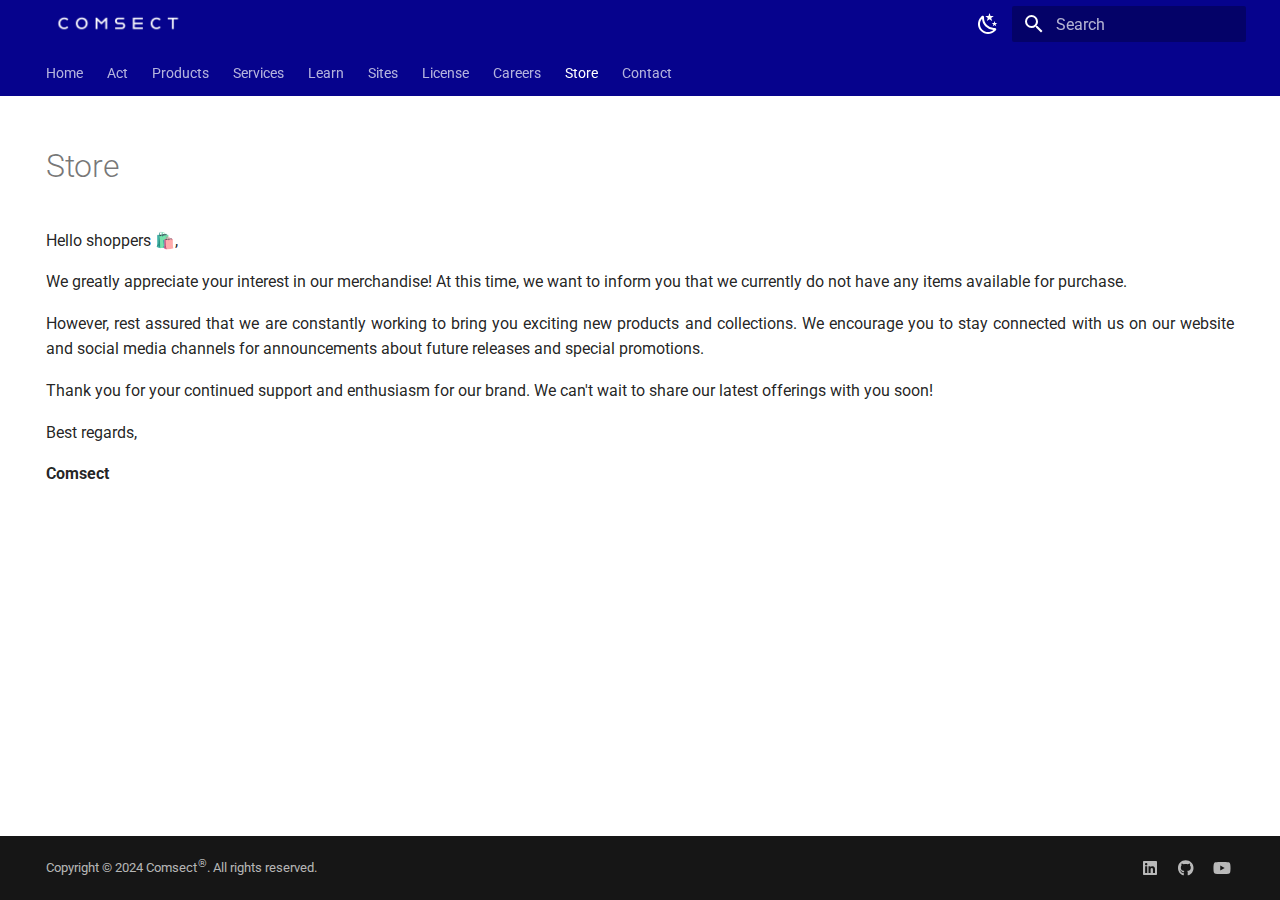
<file: store/index.html>
<!doctype html><html lang=en class=no-js> <head><meta charset=utf-8><meta name=viewport content="width=device-width,initial-scale=1"><meta name=description content="An end-to-end company secretory management platform."><meta name=author content=Comsect®><link href=https://www.comsect.in/store/ rel=canonical><link href=../careers/ rel=prev><link href=../contact/ rel=next><link rel=icon href=../assets/comsect-favicon.png><meta name=generator content="mkdocs-1.6.0, mkdocs-material-9.5.27"><title>Store - Comsect</title><link rel=stylesheet href=../assets/stylesheets/main.6543a935.min.css><link rel=stylesheet href=../assets/stylesheets/palette.06af60db.min.css><link rel=preconnect href=https://fonts.gstatic.com crossorigin><link rel=stylesheet href="https://fonts.googleapis.com/css?family=Roboto:300,300i,400,400i,700,700i%7CRoboto+Mono:400,400i,700,700i&display=fallback"><style>:root{--md-text-font:"Roboto";--md-code-font:"Roboto Mono"}</style><link rel=stylesheet href=../stylesheets/extra.css><script>__md_scope=new URL("..",location),__md_hash=e=>[...e].reduce((e,_)=>(e<<5)-e+_.charCodeAt(0),0),__md_get=(e,_=localStorage,t=__md_scope)=>JSON.parse(_.getItem(t.pathname+"."+e)),__md_set=(e,_,t=localStorage,a=__md_scope)=>{try{t.setItem(a.pathname+"."+e,JSON.stringify(_))}catch(e){}}</script><meta property=og:type content=website><meta property=og:title content="Store - Comsect"><meta property=og:description content="An end-to-end company secretory management platform."><meta property=og:image content=https://www.comsect.in/assets/images/social/store.png><meta property=og:image:type content=image/png><meta property=og:image:width content=1200><meta property=og:image:height content=630><meta content=https://www.comsect.in/store/ property=og:url><meta name=twitter:card content=summary_large_image><meta name=twitter:title content="Store - Comsect"><meta name=twitter:description content="An end-to-end company secretory management platform."><meta name=twitter:image content=https://www.comsect.in/assets/images/social/store.png></head> <body dir=ltr data-md-color-scheme=default data-md-color-primary=light-blue data-md-color-accent=light-blue> <input class=md-toggle data-md-toggle=drawer type=checkbox id=__drawer autocomplete=off> <input class=md-toggle data-md-toggle=search type=checkbox id=__search autocomplete=off> <label class=md-overlay for=__drawer></label> <div data-md-component=skip> </div> <div data-md-component=announce> </div> <header class=md-header data-md-component=header> <nav class="md-header__inner md-grid" aria-label=Header> <a href=.. title=Comsect class="md-header__button md-logo" aria-label=Comsect data-md-component=logo> <img src=../assets/comsect-logo.png alt=logo> </a> <label class="md-header__button md-icon" for=__drawer> <svg xmlns=http://www.w3.org/2000/svg viewbox="0 0 24 24"><path d="M3 6h18v2H3V6m0 5h18v2H3v-2m0 5h18v2H3v-2Z"/></svg> </label> <div class=md-header__title data-md-component=header-title> <div class=md-header__ellipsis> <div class=md-header__topic> <span class=md-ellipsis> Comsect </span> </div> <div class=md-header__topic data-md-component=header-topic> <span class=md-ellipsis> Store </span> </div> </div> </div> <form class=md-header__option data-md-component=palette> <input class=md-option data-md-color-media="(prefers-color-scheme: light)" data-md-color-scheme=default data-md-color-primary=light-blue data-md-color-accent=light-blue aria-label="Switch to dark mode" type=radio name=__palette id=__palette_0> <label class="md-header__button md-icon" title="Switch to dark mode" for=__palette_1 hidden> <svg xmlns=http://www.w3.org/2000/svg viewbox="0 0 24 24"><path d="m17.75 4.09-2.53 1.94.91 3.06-2.63-1.81-2.63 1.81.91-3.06-2.53-1.94L12.44 4l1.06-3 1.06 3 3.19.09m3.5 6.91-1.64 1.25.59 1.98-1.7-1.17-1.7 1.17.59-1.98L15.75 11l2.06-.05L18.5 9l.69 1.95 2.06.05m-2.28 4.95c.83-.08 1.72 1.1 1.19 1.85-.32.45-.66.87-1.08 1.27C15.17 23 8.84 23 4.94 19.07c-3.91-3.9-3.91-10.24 0-14.14.4-.4.82-.76 1.27-1.08.75-.53 1.93.36 1.85 1.19-.27 2.86.69 5.83 2.89 8.02a9.96 9.96 0 0 0 8.02 2.89m-1.64 2.02a12.08 12.08 0 0 1-7.8-3.47c-2.17-2.19-3.33-5-3.49-7.82-2.81 3.14-2.7 7.96.31 10.98 3.02 3.01 7.84 3.12 10.98.31Z"/></svg> </label> <input class=md-option data-md-color-media="(prefers-color-scheme: dark)" data-md-color-scheme=slate data-md-color-primary=light-blue data-md-color-accent=light-blue aria-label="Switch to light mode" type=radio name=__palette id=__palette_1> <label class="md-header__button md-icon" title="Switch to light mode" for=__palette_0 hidden> <svg xmlns=http://www.w3.org/2000/svg viewbox="0 0 24 24"><path d="M12 7a5 5 0 0 1 5 5 5 5 0 0 1-5 5 5 5 0 0 1-5-5 5 5 0 0 1 5-5m0 2a3 3 0 0 0-3 3 3 3 0 0 0 3 3 3 3 0 0 0 3-3 3 3 0 0 0-3-3m0-7 2.39 3.42C13.65 5.15 12.84 5 12 5c-.84 0-1.65.15-2.39.42L12 2M3.34 7l4.16-.35A7.2 7.2 0 0 0 5.94 8.5c-.44.74-.69 1.5-.83 2.29L3.34 7m.02 10 1.76-3.77a7.131 7.131 0 0 0 2.38 4.14L3.36 17M20.65 7l-1.77 3.79a7.023 7.023 0 0 0-2.38-4.15l4.15.36m-.01 10-4.14.36c.59-.51 1.12-1.14 1.54-1.86.42-.73.69-1.5.83-2.29L20.64 17M12 22l-2.41-3.44c.74.27 1.55.44 2.41.44.82 0 1.63-.17 2.37-.44L12 22Z"/></svg> </label> </form> <script>var media,input,key,value,palette=__md_get("__palette");if(palette&&palette.color){"(prefers-color-scheme)"===palette.color.media&&(media=matchMedia("(prefers-color-scheme: light)"),input=document.querySelector(media.matches?"[data-md-color-media='(prefers-color-scheme: light)']":"[data-md-color-media='(prefers-color-scheme: dark)']"),palette.color.media=input.getAttribute("data-md-color-media"),palette.color.scheme=input.getAttribute("data-md-color-scheme"),palette.color.primary=input.getAttribute("data-md-color-primary"),palette.color.accent=input.getAttribute("data-md-color-accent"));for([key,value]of Object.entries(palette.color))document.body.setAttribute("data-md-color-"+key,value)}</script> <label class="md-header__button md-icon" for=__search> <svg xmlns=http://www.w3.org/2000/svg viewbox="0 0 24 24"><path d="M9.5 3A6.5 6.5 0 0 1 16 9.5c0 1.61-.59 3.09-1.56 4.23l.27.27h.79l5 5-1.5 1.5-5-5v-.79l-.27-.27A6.516 6.516 0 0 1 9.5 16 6.5 6.5 0 0 1 3 9.5 6.5 6.5 0 0 1 9.5 3m0 2C7 5 5 7 5 9.5S7 14 9.5 14 14 12 14 9.5 12 5 9.5 5Z"/></svg> </label> <div class=md-search data-md-component=search role=dialog> <label class=md-search__overlay for=__search></label> <div class=md-search__inner role=search> <form class=md-search__form name=search> <input type=text class=md-search__input name=query aria-label=Search placeholder=Search autocapitalize=off autocorrect=off autocomplete=off spellcheck=false data-md-component=search-query required> <label class="md-search__icon md-icon" for=__search> <svg xmlns=http://www.w3.org/2000/svg viewbox="0 0 24 24"><path d="M9.5 3A6.5 6.5 0 0 1 16 9.5c0 1.61-.59 3.09-1.56 4.23l.27.27h.79l5 5-1.5 1.5-5-5v-.79l-.27-.27A6.516 6.516 0 0 1 9.5 16 6.5 6.5 0 0 1 3 9.5 6.5 6.5 0 0 1 9.5 3m0 2C7 5 5 7 5 9.5S7 14 9.5 14 14 12 14 9.5 12 5 9.5 5Z"/></svg> <svg xmlns=http://www.w3.org/2000/svg viewbox="0 0 24 24"><path d="M20 11v2H8l5.5 5.5-1.42 1.42L4.16 12l7.92-7.92L13.5 5.5 8 11h12Z"/></svg> </label> <nav class=md-search__options aria-label=Search> <button type=reset class="md-search__icon md-icon" title=Clear aria-label=Clear tabindex=-1> <svg xmlns=http://www.w3.org/2000/svg viewbox="0 0 24 24"><path d="M19 6.41 17.59 5 12 10.59 6.41 5 5 6.41 10.59 12 5 17.59 6.41 19 12 13.41 17.59 19 19 17.59 13.41 12 19 6.41Z"/></svg> </button> </nav> </form> <div class=md-search__output> <div class=md-search__scrollwrap tabindex=0 data-md-scrollfix> <div class=md-search-result data-md-component=search-result> <div class=md-search-result__meta> Initializing search </div> <ol class=md-search-result__list role=presentation></ol> </div> </div> </div> </div> </div> </nav> </header> <div class=md-container data-md-component=container> <nav class=md-tabs aria-label=Tabs data-md-component=tabs> <div class=md-grid> <ul class=md-tabs__list> <li class=md-tabs__item> <a href=.. class=md-tabs__link> Home </a> </li> <li class=md-tabs__item> <a href=../act/ class=md-tabs__link> Act </a> </li> <li class=md-tabs__item> <a href=../products/ class=md-tabs__link> Products </a> </li> <li class=md-tabs__item> <a href=../services/ class=md-tabs__link> Services </a> </li> <li class=md-tabs__item> <a href=../learn/ class=md-tabs__link> Learn </a> </li> <li class=md-tabs__item> <a href=../sites/ class=md-tabs__link> Sites </a> </li> <li class=md-tabs__item> <a href=../license/ class=md-tabs__link> License </a> </li> <li class=md-tabs__item> <a href=../careers/ class=md-tabs__link> Careers </a> </li> <li class="md-tabs__item md-tabs__item--active"> <a href=./ class=md-tabs__link> Store </a> </li> <li class=md-tabs__item> <a href=../contact/ class=md-tabs__link> Contact </a> </li> </ul> </div> </nav> <main class=md-main data-md-component=main> <div class="md-main__inner md-grid"> <div class="md-sidebar md-sidebar--primary" data-md-component=sidebar data-md-type=navigation hidden> <div class=md-sidebar__scrollwrap> <div class=md-sidebar__inner> <nav class="md-nav md-nav--primary md-nav--lifted" aria-label=Navigation data-md-level=0> <label class=md-nav__title for=__drawer> <a href=.. title=Comsect class="md-nav__button md-logo" aria-label=Comsect data-md-component=logo> <img src=../assets/comsect-logo.png alt=logo> </a> Comsect </label> <ul class=md-nav__list data-md-scrollfix> <li class=md-nav__item> <a href=.. class=md-nav__link> <span class=md-ellipsis> Home </span> </a> </li> <li class=md-nav__item> <a href=../act/ class=md-nav__link> <span class=md-ellipsis> Act </span> </a> </li> <li class=md-nav__item> <a href=../products/ class=md-nav__link> <span class=md-ellipsis> Products </span> </a> </li> <li class=md-nav__item> <a href=../services/ class=md-nav__link> <span class=md-ellipsis> Services </span> </a> </li> <li class=md-nav__item> <a href=../learn/ class=md-nav__link> <span class=md-ellipsis> Learn </span> </a> </li> <li class=md-nav__item> <a href=../sites/ class=md-nav__link> <span class=md-ellipsis> Sites </span> </a> </li> <li class=md-nav__item> <a href=../license/ class=md-nav__link> <span class=md-ellipsis> License </span> </a> </li> <li class=md-nav__item> <a href=../careers/ class=md-nav__link> <span class=md-ellipsis> Careers </span> </a> </li> <li class="md-nav__item md-nav__item--active"> <input class="md-nav__toggle md-toggle" type=checkbox id=__toc> <a href=./ class="md-nav__link md-nav__link--active"> <span class=md-ellipsis> Store </span> </a> </li> <li class=md-nav__item> <a href=../contact/ class=md-nav__link> <span class=md-ellipsis> Contact </span> </a> </li> </ul> </nav> </div> </div> </div> <div class="md-sidebar md-sidebar--secondary" data-md-component=sidebar data-md-type=toc hidden> <div class=md-sidebar__scrollwrap> <div class=md-sidebar__inner> <nav class="md-nav md-nav--secondary" aria-label="Table of contents"> </nav> </div> </div> </div> <div class=md-content data-md-component=content> <article class="md-content__inner md-typeset"> <h1>Store</h1> <p>Hello shoppers 🛍️,</p> <p>We greatly appreciate your interest in our merchandise! At this time, we want to inform you that we currently do not have any items available for purchase.</p> <p>However, rest assured that we are constantly working to bring you exciting new products and collections. We encourage you to stay connected with us on our website and social media channels for announcements about future releases and special promotions.</p> <p>Thank you for your continued support and enthusiasm for our brand. We can't wait to share our latest offerings with you soon!</p> <p>Best regards,</p> <p><strong>Comsect</strong></p> </article> </div> <script>var target=document.getElementById(location.hash.slice(1));target&&target.name&&(target.checked=target.name.startsWith("__tabbed_"))</script> </div> </main> <footer class=md-footer> <div class="md-footer-meta md-typeset"> <div class="md-footer-meta__inner md-grid"> <div class=md-copyright> <div class=md-copyright__highlight> Copyright &copy 2024 <a href=https://www.github.com/comsect>Comsect<sup>&reg;</sup></a>. All rights reserved. </div> </div> <div class=md-social> <a href=https://linkedin.com/company/comsect target=_blank rel=noopener title="Comsect&reg; on LinkedIn" class=md-social__link> <svg xmlns=http://www.w3.org/2000/svg viewbox="0 0 448 512"><!-- Font Awesome Free 6.5.2 by @fontawesome - https://fontawesome.com License - https://fontawesome.com/license/free (Icons: CC BY 4.0, Fonts: SIL OFL 1.1, Code: MIT License) Copyright 2024 Fonticons, Inc.--><path d="M416 32H31.9C14.3 32 0 46.5 0 64.3v383.4C0 465.5 14.3 480 31.9 480H416c17.6 0 32-14.5 32-32.3V64.3c0-17.8-14.4-32.3-32-32.3zM135.4 416H69V202.2h66.5V416zm-33.2-243c-21.3 0-38.5-17.3-38.5-38.5S80.9 96 102.2 96c21.2 0 38.5 17.3 38.5 38.5 0 21.3-17.2 38.5-38.5 38.5zm282.1 243h-66.4V312c0-24.8-.5-56.7-34.5-56.7-34.6 0-39.9 27-39.9 54.9V416h-66.4V202.2h63.7v29.2h.9c8.9-16.8 30.6-34.5 62.9-34.5 67.2 0 79.7 44.3 79.7 101.9V416z"/></svg> </a> <a href=https://github.com/comsect target=_blank rel=noopener title="Comsect&reg; on GitHub" class=md-social__link> <svg xmlns=http://www.w3.org/2000/svg viewbox="0 0 496 512"><!-- Font Awesome Free 6.5.2 by @fontawesome - https://fontawesome.com License - https://fontawesome.com/license/free (Icons: CC BY 4.0, Fonts: SIL OFL 1.1, Code: MIT License) Copyright 2024 Fonticons, Inc.--><path d="M165.9 397.4c0 2-2.3 3.6-5.2 3.6-3.3.3-5.6-1.3-5.6-3.6 0-2 2.3-3.6 5.2-3.6 3-.3 5.6 1.3 5.6 3.6zm-31.1-4.5c-.7 2 1.3 4.3 4.3 4.9 2.6 1 5.6 0 6.2-2s-1.3-4.3-4.3-5.2c-2.6-.7-5.5.3-6.2 2.3zm44.2-1.7c-2.9.7-4.9 2.6-4.6 4.9.3 2 2.9 3.3 5.9 2.6 2.9-.7 4.9-2.6 4.6-4.6-.3-1.9-3-3.2-5.9-2.9zM244.8 8C106.1 8 0 113.3 0 252c0 110.9 69.8 205.8 169.5 239.2 12.8 2.3 17.3-5.6 17.3-12.1 0-6.2-.3-40.4-.3-61.4 0 0-70 15-84.7-29.8 0 0-11.4-29.1-27.8-36.6 0 0-22.9-15.7 1.6-15.4 0 0 24.9 2 38.6 25.8 21.9 38.6 58.6 27.5 72.9 20.9 2.3-16 8.8-27.1 16-33.7-55.9-6.2-112.3-14.3-112.3-110.5 0-27.5 7.6-41.3 23.6-58.9-2.6-6.5-11.1-33.3 2.6-67.9 20.9-6.5 69 27 69 27 20-5.6 41.5-8.5 62.8-8.5s42.8 2.9 62.8 8.5c0 0 48.1-33.6 69-27 13.7 34.7 5.2 61.4 2.6 67.9 16 17.7 25.8 31.5 25.8 58.9 0 96.5-58.9 104.2-114.8 110.5 9.2 7.9 17 22.9 17 46.4 0 33.7-.3 75.4-.3 83.6 0 6.5 4.6 14.4 17.3 12.1C428.2 457.8 496 362.9 496 252 496 113.3 383.5 8 244.8 8zM97.2 352.9c-1.3 1-1 3.3.7 5.2 1.6 1.6 3.9 2.3 5.2 1 1.3-1 1-3.3-.7-5.2-1.6-1.6-3.9-2.3-5.2-1zm-10.8-8.1c-.7 1.3.3 2.9 2.3 3.9 1.6 1 3.6.7 4.3-.7.7-1.3-.3-2.9-2.3-3.9-2-.6-3.6-.3-4.3.7zm32.4 35.6c-1.6 1.3-1 4.3 1.3 6.2 2.3 2.3 5.2 2.6 6.5 1 1.3-1.3.7-4.3-1.3-6.2-2.2-2.3-5.2-2.6-6.5-1zm-11.4-14.7c-1.6 1-1.6 3.6 0 5.9 1.6 2.3 4.3 3.3 5.6 2.3 1.6-1.3 1.6-3.9 0-6.2-1.4-2.3-4-3.3-5.6-2z"/></svg> </a> <a href=https://youtube.com/@comsect target=_blank rel=noopener title="Comsect&reg; on YouTube" class=md-social__link> <svg xmlns=http://www.w3.org/2000/svg viewbox="0 0 576 512"><!-- Font Awesome Free 6.5.2 by @fontawesome - https://fontawesome.com License - https://fontawesome.com/license/free (Icons: CC BY 4.0, Fonts: SIL OFL 1.1, Code: MIT License) Copyright 2024 Fonticons, Inc.--><path d="M549.655 124.083c-6.281-23.65-24.787-42.276-48.284-48.597C458.781 64 288 64 288 64S117.22 64 74.629 75.486c-23.497 6.322-42.003 24.947-48.284 48.597-11.412 42.867-11.412 132.305-11.412 132.305s0 89.438 11.412 132.305c6.281 23.65 24.787 41.5 48.284 47.821C117.22 448 288 448 288 448s170.78 0 213.371-11.486c23.497-6.321 42.003-24.171 48.284-47.821 11.412-42.867 11.412-132.305 11.412-132.305s0-89.438-11.412-132.305zm-317.51 213.508V175.185l142.739 81.205-142.739 81.201z"/></svg> </a> </div> </div> </div> </footer> </div> <div class=md-dialog data-md-component=dialog> <div class="md-dialog__inner md-typeset"></div> </div> <script id=__config type=application/json>{"base": "..", "features": ["navigation.tabs", "content.tooltips"], "search": "../assets/javascripts/workers/search.b8dbb3d2.min.js", "translations": {"clipboard.copied": "Copied to clipboard", "clipboard.copy": "Copy to clipboard", "search.result.more.one": "1 more on this page", "search.result.more.other": "# more on this page", "search.result.none": "No matching documents", "search.result.one": "1 matching document", "search.result.other": "# matching documents", "search.result.placeholder": "Type to start searching", "search.result.term.missing": "Missing", "select.version": "Select version"}}</script> <script src=../assets/javascripts/bundle.ad660dcc.min.js></script> </body> </html>
</file>
